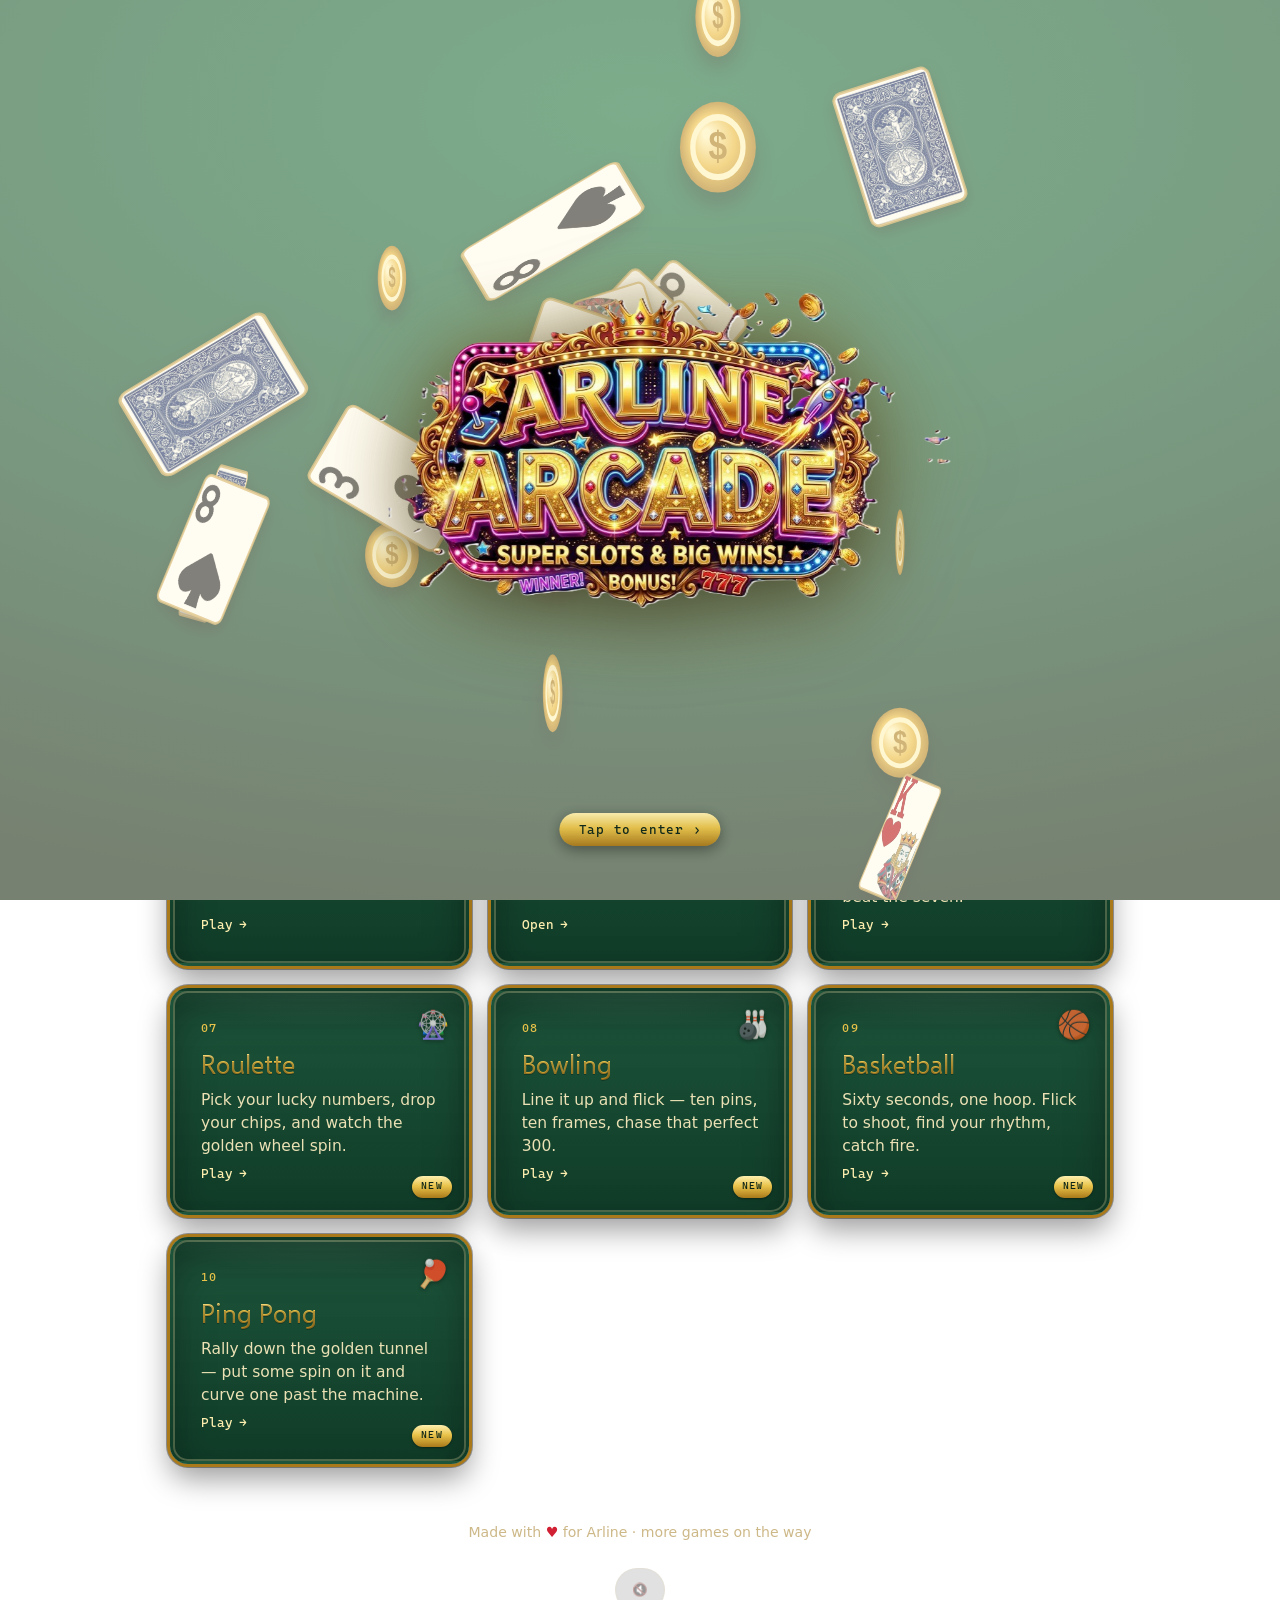
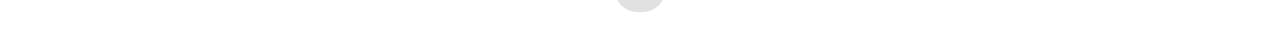
<file: index.html>
<!DOCTYPE html>
<html lang="en">
<head>
<meta charset="utf-8">
<meta name="viewport" content="width=device-width, initial-scale=1">
<title>Arline Arcade — ad-free games</title>
<meta name="description" content="A cozy, ad-free arcade. Solitaire, Uno, Minesweeper and more — no sign-ups, no ads, just games.">
<meta name="theme-color" content="#0b6b40">
<link rel="icon" href="assets/favicon.svg" type="image/svg+xml">
<link rel="manifest" href="manifest.webmanifest">
<link rel="stylesheet" href="styles/app.css">
</head>
<body>

<div id="intro" aria-hidden="true">
  <canvas id="introgl"></canvas>
  <img id="introLogo" src="assets/arlinearcade-logo.png" alt="Arline Arcade" decoding="async">
  <button id="introSkip" type="button">Tap to enter &rsaquo;</button>
</div>

<main class="wrap">

  <header class="site-header">
    <img class="logo-img" src="assets/arlinearcade-logo.png" alt="Arline Arcade" width="1024" height="559">
    <p class="tagline">Ad-free &middot; No sign-ups &middot; Just games</p>
  </header>

  <section class="grid" aria-label="Games">

    <a class="tile" href="games/solitaire/" style="--i:0">
      <span class="suit">&#9824;</span>
      <span class="idx">01</span>
      <h2>Solitaire</h2>
      <p>The classic Klondike &mdash; now with three magic rewinds and one lucky shuffle per game.</p>
      <span class="go">Play</span>
    </a>

    <a class="tile" href="games/freecell/" style="--i:1">
      <span class="suit">&#127183;</span>
      <span class="idx">02</span>
      <h2>FreeCell</h2>
      <p>Every card face-up, four free cells, pure planning. Think your way out.</p>
      <span class="go">Play</span>
      <span class="badge">New</span>
    </a>

    <a class="tile" href="games/uno/" style="--i:2">
      <span class="suit">&#9829;</span>
      <span class="idx">03</span>
      <h2>Uno</h2>
      <p>Match colors and numbers, drop your wild cards, be first to empty your hand.</p>
      <span class="go">Play</span>
    </a>

    <a class="tile" href="games/minesweeper/" style="--i:3">
      <span class="suit">&#9830;</span>
      <span class="idx">04</span>
      <h2>Minesweeper</h2>
      <p>Read the numbers, flag the mines, clear every safe square without a boom.</p>
      <span class="go">Play</span>
    </a>

    <a class="tile" href="games/painter/" style="--i:4">
      <span class="suit">&#9827;</span>
      <span class="idx">05</span>
      <h2>Painter</h2>
      <p>A calm little canvas. Doodle, paint, and make something just for fun.</p>
      <span class="go">Open</span>
    </a>

    <a class="tile" href="games/craps/" style="--i:5">
      <span class="suit">&#127922;</span>
      <span class="idx">06</span>
      <h2>Craps</h2>
      <p>Roll the bones &mdash; big 3D Vegas dice that bounce on the green felt. Hit your point, beat the seven.</p>
      <span class="go">Play</span>
    </a>

    <a class="tile" href="games/roulette/" style="--i:6">
      <span class="suit">&#127905;</span>
      <span class="idx">07</span>
      <h2>Roulette</h2>
      <p>Pick your lucky numbers, drop your chips, and watch the golden wheel spin.</p>
      <span class="go">Play</span>
      <span class="badge">New</span>
    </a>

    <a class="tile" href="games/bowling/" style="--i:7">
      <span class="suit">&#127923;</span>
      <span class="idx">08</span>
      <h2>Bowling</h2>
      <p>Line it up and flick &mdash; ten pins, ten frames, chase that perfect 300.</p>
      <span class="go">Play</span>
      <span class="badge">New</span>
    </a>

    <a class="tile" href="games/basketball/" style="--i:8">
      <span class="suit">&#127936;</span>
      <span class="idx">09</span>
      <h2>Basketball</h2>
      <p>Sixty seconds, one hoop. Flick to shoot, find your rhythm, catch fire.</p>
      <span class="go">Play</span>
      <span class="badge">New</span>
    </a>

    <a class="tile" href="games/pingpong/" style="--i:9">
      <span class="suit">&#127955;</span>
      <span class="idx">10</span>
      <h2>Ping Pong</h2>
      <p>Rally down the golden tunnel &mdash; put some spin on it and curve one past the machine.</p>
      <span class="go">Play</span>
      <span class="badge">New</span>
    </a>

  </section>

  <footer class="site-footer">
    <p>Made with <span class="heart">&#9829;</span> for Arline &middot; more games on the way</p>
    <button id="musicToggle" class="replay-link" type="button" aria-label="Toggle music">&#9834;</button>
  </footer>

</main>

<script type="module" src="assets/js/intro.js"></script>
<script type="module" src="assets/js/music.js"></script>
<script type="module" src="assets/js/sw-register.js"></script>
</body>
</html>
</file>
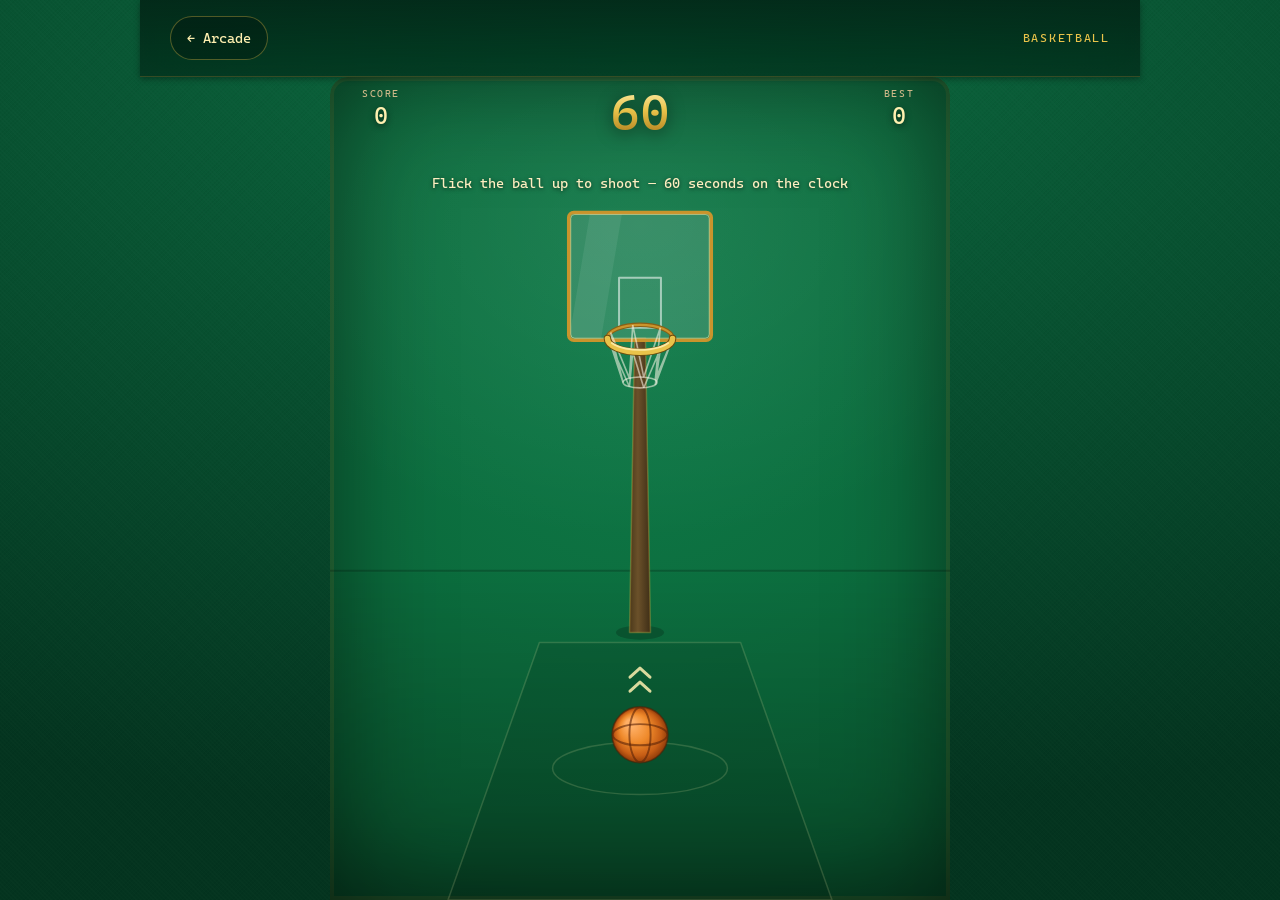
<file: games/basketball/index.html>
<!DOCTYPE html>
<html lang="en">
<head>
<meta charset="utf-8">
<meta name="viewport" content="width=device-width, initial-scale=1, viewport-fit=cover">
<meta name="color-scheme" content="light">
<title>Basketball — Arline Arcade</title>
<meta name="description" content="Arcade hoops on the felt — flick the ball, beat the buzzer, catch fire. Ad-free.">
<meta name="theme-color" content="#0b6b40">
<link rel="icon" href="../../assets/favicon.svg" type="image/svg+xml">
<link rel="stylesheet" href="../../styles/app.css">
<link rel="stylesheet" href="basketball.css">
</head>
<body>
<nav class="topbar">
  <a class="back" href="../../">&#8592; Arcade</a>
  <span class="crumb">Basketball</span>
</nav>

<main id="courtWrap" class="court-wrap">
  <canvas id="court" tabindex="0"
          aria-label="Basketball court. Flick up from the ball to shoot. Space bar also shoots."></canvas>

  <div class="hud">
    <div class="stat"><span class="lbl">Score</span><span id="score" class="val">0</span></div>
    <div id="timer" class="timer" aria-label="Seconds left">60</div>
    <div class="stat"><span class="lbl">Best</span><span id="best" class="val">0</span></div>
  </div>
  <p id="status" class="status" role="status" aria-live="polite">Flick the ball up to shoot &mdash; 60 seconds on the clock</p>

  <div id="endPanel" class="end-panel" role="dialog" aria-modal="true" aria-labelledby="endTitle" hidden>
    <div class="end-card">
      <h2 id="endTitle">Buzzer!</h2>
      <p class="final"><span id="finalScore">0</span><span class="pts-word">points</span></p>
      <p id="bestLine" class="best-line">Best: 0</p>
      <button id="again" class="pill" type="button">Play again</button>
    </div>
  </div>
</main>


<script type="module" src="../../assets/js/music.js"></script>
<script type="module" src="basketball.js"></script>
<script type="module" src="../../assets/js/sw-register.js"></script>
</body>
</html>
</file>
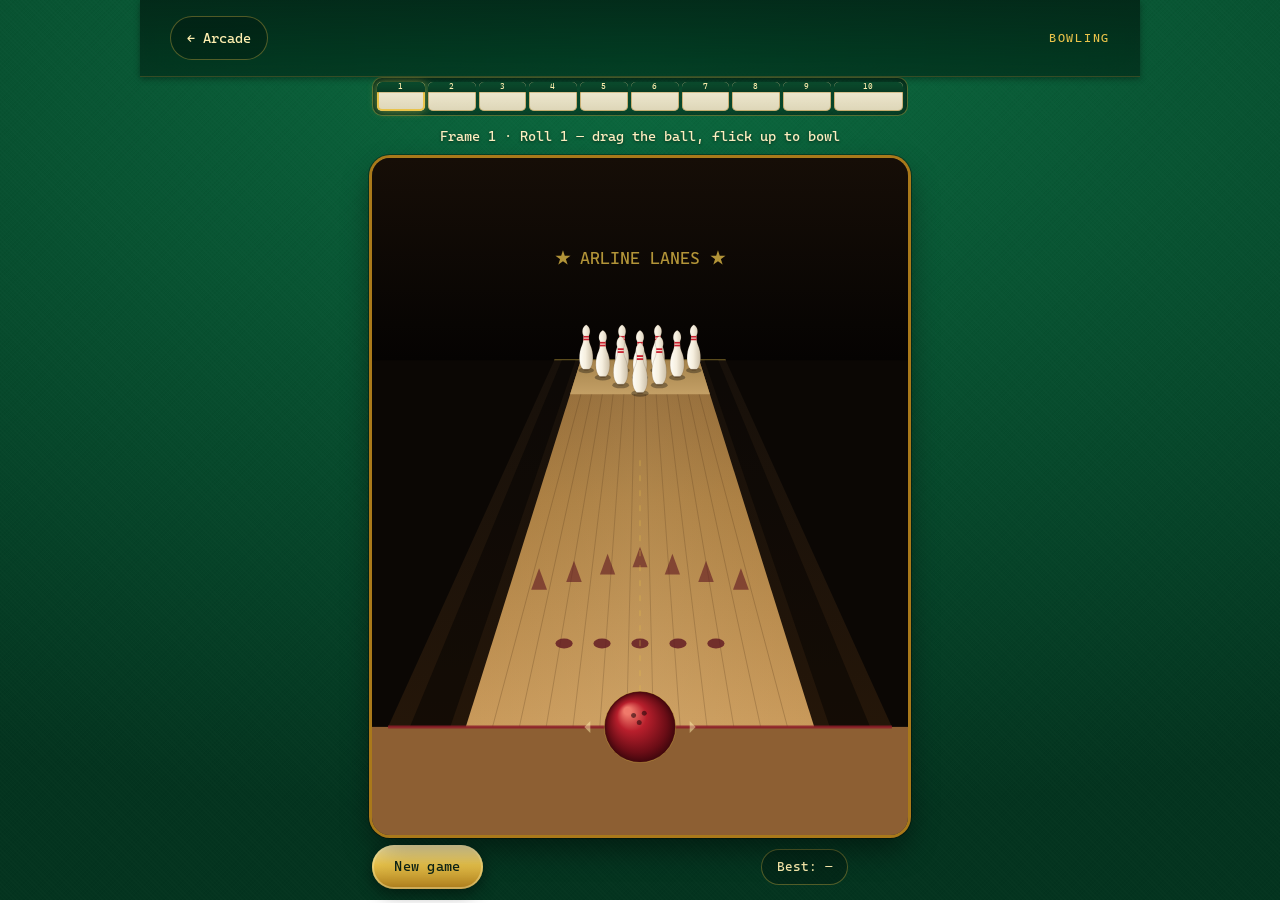
<file: games/bowling/index.html>
<!DOCTYPE html>
<html lang="en">
<head>
<meta charset="utf-8">
<meta name="viewport" content="width=device-width, initial-scale=1, viewport-fit=cover">
<title>Bowling — Arline Arcade</title>
<meta name="description" content="Ten-pin bowling on warm wood — drag the ball to aim, flick up to bowl. Ad-free.">
<meta name="theme-color" content="#0b6b40">
<meta name="color-scheme" content="light">
<link rel="icon" href="../../assets/favicon.svg" type="image/svg+xml">
<link rel="stylesheet" href="../../styles/app.css">
<link rel="stylesheet" href="bowling.css">
<!-- Flick-to-bowl feel inspired by iliagrigorevdev/bowling (GPL-3.0) —
     gameplay reference only, all code original. -->
</head>
<body>
<nav class="topbar">
  <a class="back" href="../../">&#8592; Arcade</a>
  <span class="crumb">Bowling</span>
</nav>

<main class="alley">
  <section id="scoreStrip" class="score-strip" aria-label="Scorecard"></section>

  <p id="status" class="status" aria-live="polite">Frame 1 &middot; Roll 1 &mdash; drag the ball, flick up to bowl</p>

  <div class="lane-wrap">
    <canvas id="lane" tabindex="0"
      aria-label="Bowling lane. Drag the ball sideways to aim, then flick upward to bowl. Arrow keys aim, space bowls."></canvas>

    <div id="finalPanel" class="final-panel" hidden>
      <div class="final-card">
        <p class="final-title">Game over</p>
        <p id="finalScore" class="final-score">0</p>
        <p id="finalNote" class="final-note"></p>
        <button id="againBtn" class="gold-pill" type="button">Play again</button>
      </div>
    </div>
  </div>

  <div class="controls">
    <button id="newGame" class="gold-pill small" type="button">New game</button>
    <span id="best" class="best">Best: &mdash;</span>
  </div>
</main>


<script type="module" src="../../assets/js/music.js"></script>
<script type="module" src="bowling.js"></script>
<script type="module" src="../../assets/js/sw-register.js"></script>
</body>
</html>
</file>
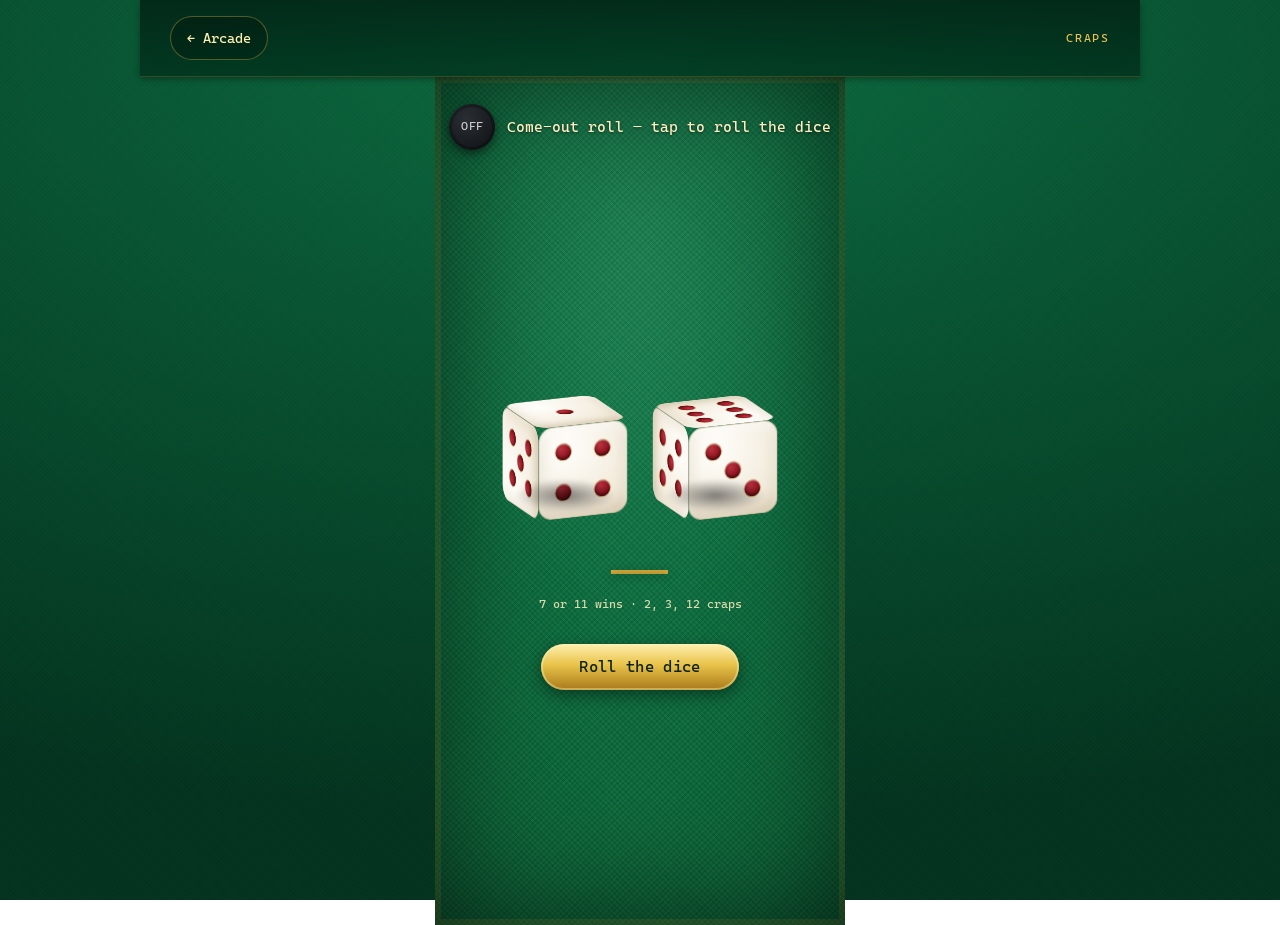
<file: games/craps/index.html>
<!DOCTYPE html>
<html lang="en">
<head>
<meta charset="utf-8">
<meta name="viewport" content="width=device-width, initial-scale=1, viewport-fit=cover">
<title>Craps — Arline Arcade</title>
<meta name="description" content="Roll the bones — big 3D Vegas dice on the green felt. Ad-free.">
<meta name="theme-color" content="#0b6b40">
<link rel="icon" href="../../assets/favicon.svg" type="image/svg+xml">
<link rel="stylesheet" href="../../styles/app.css">
<link rel="stylesheet" href="craps.css">
</head>
<body>
<nav class="topbar">
  <a class="back" href="../../">&#8592; Arcade</a>
  <span class="crumb">Craps</span>
</nav>

<main id="table" class="felt">
  <div class="puck-row">
    <span id="puck" class="puck off">OFF</span>
    <span id="status" class="status">Come-out roll &mdash; tap to roll the dice</span>
  </div>

  <div id="pit" class="pit">
    <div class="die-col">
      <div class="lift" id="lift0"><div class="die" id="die0"></div></div>
      <div class="shadow" id="sh0"></div>
    </div>
    <div class="die-col">
      <div class="lift" id="lift1"><div class="die" id="die1"></div></div>
      <div class="shadow" id="sh1"></div>
    </div>
  </div>

  <div class="readout">
    <span id="total" class="total">&mdash;</span>
    <span id="hint" class="hint">7 or 11 wins &middot; 2, 3, 12 craps</span>
  </div>

  <button id="rollBtn" class="roll-btn" type="button">Roll the dice</button>
</main>

<script type="module" src="../../assets/js/music.js"></script>
<script type="module" src="craps.js"></script>
<script type="module" src="../../assets/js/sw-register.js"></script>
</body>
</html>
</file>
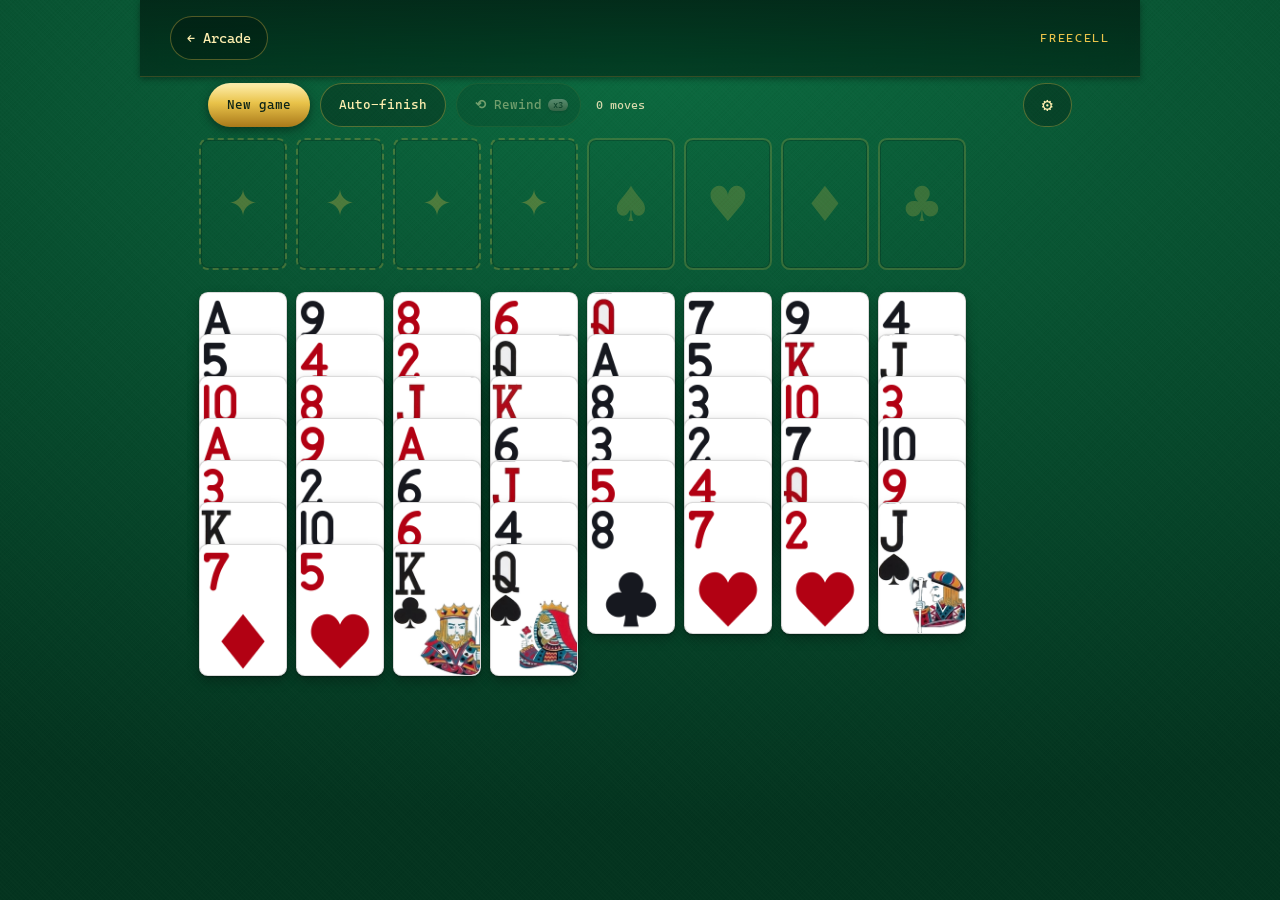
<file: games/freecell/index.html>
<!DOCTYPE html>
<html lang="en">
<head>
<meta charset="utf-8">
<meta name="viewport" content="width=device-width, initial-scale=1, viewport-fit=cover">
<meta name="color-scheme" content="light">
<title>FreeCell &mdash; Arline Arcade</title>
<meta name="description" content="FreeCell — every card face-up, four free cells, and a triple Rewind. Smooth and ad-free.">
<meta name="theme-color" content="#0b6b40">
<link rel="icon" href="../../assets/favicon.svg" type="image/svg+xml">
<link rel="stylesheet" href="../../styles/app.css">
<link rel="stylesheet" href="freecell.css">
<link rel="stylesheet" href="../../assets/css/deck-prefs.css">
</head>
<body>
<div id="fcLoad" class="sol-load" role="status" aria-label="Loading">
  <img class="sol-load-logo" src="../../assets/arlinearcade-logo.png" alt="Arline Arcade" decoding="async">
  <div class="sol-load-spinner" aria-hidden="true"></div>
  <p class="sol-load-text">Shuffling the deck&hellip;</p>
</div>
<nav class="topbar">
  <a class="back" href="../../">&#8592; Arcade</a>
  <span class="crumb">FreeCell</span>
</nav>

<div class="sol-bar">
  <button id="newGame" class="btn">New game</button>
  <button id="autoBtn" class="btn ghost">Auto-finish</button>
  <button id="rewindBtn" class="btn ghost rewind" type="button" aria-label="Rewind last move, 3 left" disabled>&#10226; Rewind <span id="rewindChip" class="chip">x3</span></button>
  <span class="moves" id="moves" aria-live="polite">0 moves</span>
  <button class="btn ghost settings-gear" data-settings type="button" aria-label="Settings">&#9881;</button>
</div>

<div id="board" class="board"></div>

<div id="rewindWash" class="rewind-wash" aria-hidden="true"></div>

<div id="win" class="win">
  <div class="panel">
    <div class="big">&#127942;</div>
    <h1>You win!</h1>
    <p>Cleared in <span id="winMoves">0</span> moves</p>
    <button id="winNew" class="btn">New game</button>
  </div>
</div>


<script>setTimeout(function(){var l=document.getElementById('fcLoad');if(l)l.classList.add('gone');},7000);</script>
<script src="../../assets/js/deck-prefs.js"></script>
<script type="module" src="../../assets/js/music.js"></script>
<script type="module" src="freecell.js"></script>
<script type="module" src="../../assets/js/sw-register.js"></script>
</body>
</html>
</file>
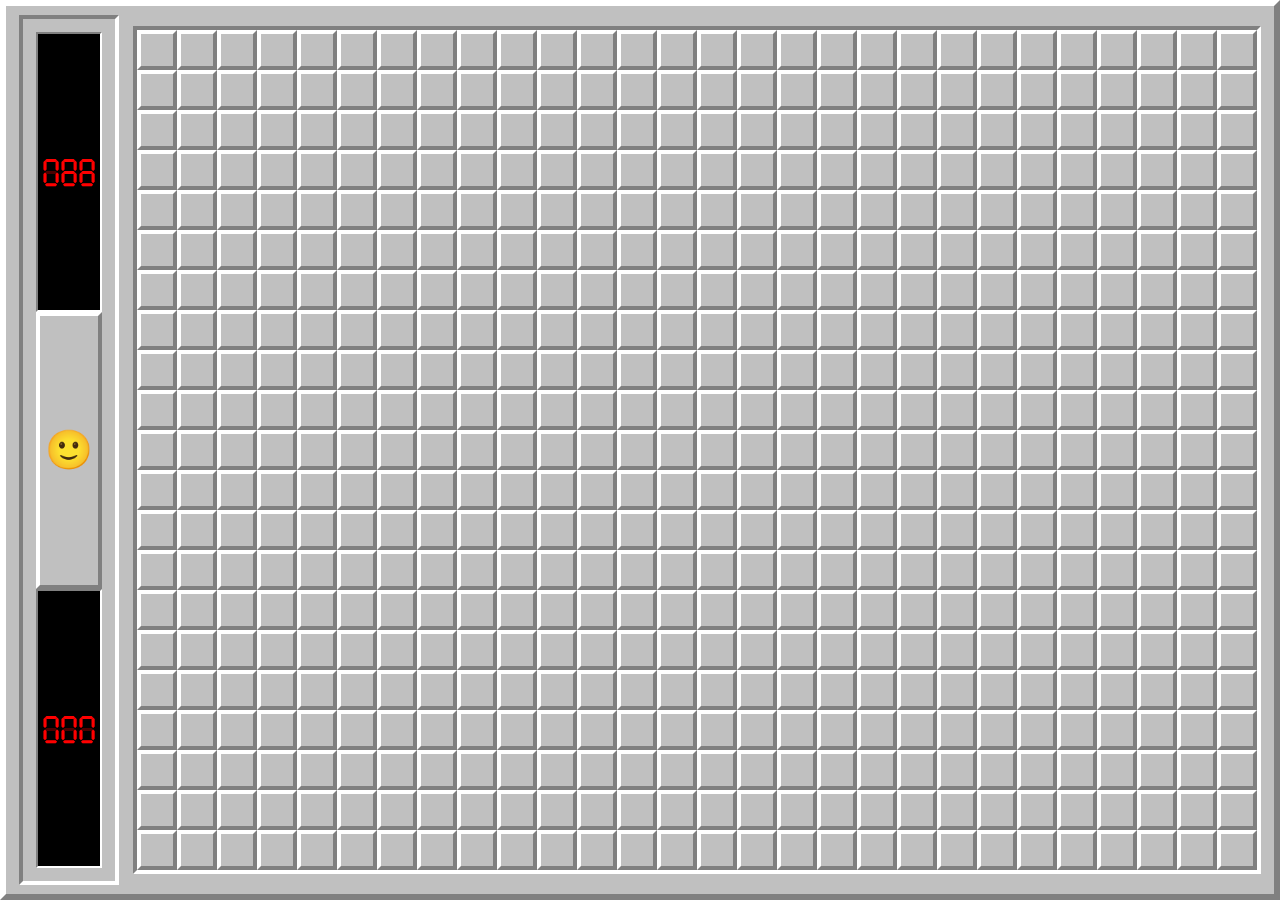
<file: games/minesweeper/index.html>
<!DOCTYPE html>
<html lang="en">
<head>
    <meta charset="UTF-8">
    <meta name="viewport" content="width=device-width, initial-scale=1.0">
    <title>Minesweeper</title>
    <style>
        body {
            margin: 0;
            padding: 0;
            background-color: #c0c0c0;
            display: flex;
            flex-direction: column;
            height: 100vh;
            width: 100vw;
            overflow: hidden;
            user-select: none;
            -webkit-user-select: none;
            box-sizing: border-box;
            border-top: 6px solid #ffffff;
            border-left: 6px solid #ffffff;
            border-bottom: 6px solid #808080;
            border-right: 6px solid #808080;
        }

        .win95-window {
            flex: 1;
            display: flex;
            flex-direction: column;
            width: 100%;
            height: 100%;
            padding: 1vh 1vw;
            box-sizing: border-box;
        }

        .game-area {
            flex: 1;
            display: flex;
            flex-direction: column;
            box-sizing: border-box;
        }

        .inner-border {
            border-top: 4px solid #808080;
            border-left: 4px solid #808080;
            border-bottom: 4px solid #ffffff;
            border-right: 4px solid #ffffff;
        }

        .status-panel {
            display: flex;
            justify-content: space-between;
            align-items: center;
            padding: 1vh 1vw;
            margin-bottom: 1vh;
            height: 10vh;
            min-height: 50px;
            box-sizing: border-box;
        }

        @media (orientation: landscape) {
            .game-area {
                flex-direction: row;
            }
            .status-panel {
                flex-direction: column;
                height: 100%;
                width: 12vw;
                min-width: 60px;
                max-width: 100px;
                margin-bottom: 0;
                margin-right: 1vw;
                padding: 1vw;
            }
            .lcd-container {
                height: 5vh;
                min-height: 30px;
                width: 100%;
                justify-content: center;
            }
            #face-btn {
                width: 100%;
                height: auto;
                aspect-ratio: 1;
            }
        }

        .lcd-container {
            background-color: #000000;
            border-top: 2px solid #808080;
            border-left: 2px solid #808080;
            border-bottom: 2px solid #ffffff;
            border-right: 2px solid #ffffff;
            height: 100%;
            padding: 4px;
            display: flex;
            box-sizing: border-box;
        }

        .lcd-container svg {
            height: 100%;
            width: auto;
        }

        #face-btn {
            height: 100%;
            aspect-ratio: 1;
            border-top: 4px solid #ffffff;
            border-left: 4px solid #ffffff;
            border-bottom: 4px solid #808080;
            border-right: 4px solid #808080;
            background-color: #c0c0c0;
            display: flex;
            justify-content: center;
            align-items: center;
            padding: 0;
            font-size: max(3vh, 3vw);
            outline: none;
            cursor: pointer;
            box-sizing: border-box;
        }

        #face-btn:active {
            border-top: 4px solid #808080;
            border-left: 4px solid #808080;
            border-bottom: 4px solid #ffffff;
            border-right: 4px solid #ffffff;
            padding-top: 2px;
            padding-left: 2px;
        }

        .grid-panel {
            flex: 1;
            display: flex;
            justify-content: center;
            align-items: center;
            box-sizing: border-box;
            background-color: #c0c0c0;
            padding: 0;
            min-height: 0; /* Important for flex child to not overflow */
            min-width: 0;
            overflow: hidden;
            container-type: size;
        }

        #grid {
            display: grid;
            grid-template-columns: repeat(var(--cols, 9), 40px);
            grid-template-rows: repeat(var(--rows, 9), 40px);
            justify-content: center;
            align-content: center;
        }

        .cell {
            width: 40px;
            height: 40px;
            box-sizing: border-box;
            background-color: #c0c0c0;
            border-top: 4px solid #ffffff;
            border-left: 4px solid #ffffff;
            border-bottom: 4px solid #808080;
            border-right: 4px solid #808080;
            display: flex;
            justify-content: center;
            align-items: center;
            font-family: 'Verdana', 'Trebuchet MS', sans-serif;
            font-size: 24px;
            font-weight: 900;
            cursor: default;
        }

        .cell.revealed {
            border: 1px solid #808080;
            border-right: 1px solid #c0c0c0;
            border-bottom: 1px solid #c0c0c0;
            background-color: #c0c0c0;
        }
        
        .cell svg {
            width: 70%;
            height: 70%;
            pointer-events: none;
        }

        /* Cell text colors to match exactly the classic game values */
        .c1 { color: #0000ff; }
        .c2 { color: #008000; }
        .c3 { color: #ff0000; }
        .c4 { color: #000080; }
        .c5 { color: #7b0000; }
        .c6 { color: #008080; }
        .c7 { color: #000000; }
        .c8 { color: #808080; }

        .mine-hit {
            background-color: #ff0000 !important;
        }
    </style>
</head>
<body>

    <div class="win95-window">
        <div class="game-area">
            <div class="status-panel inner-border">
                <div class="lcd-container" id="mines-lcd"></div>
                <button id="face-btn"></button>
                <div class="lcd-container" id="time-lcd"></div>
            </div>

            <div class="grid-panel">
                <div id="grid" class="inner-border"></div>
            </div>
        </div>
    </div>

<script>
    const config = { rows: 9, cols: 9, mines: 10 };
    
    // Exact SVGs matching Windows 95 aesthetics
    const faces = {
        normal: `🙂`,
        ooh: `😮`,
        dead: `😵`,
        win: `😎`
    };

    const icons = {
        mine: `<svg width="14" height="14" viewBox="0 0 16 16"><path d="M8 3v10M3 8h10M4.5 4.5l7 7M4.5 11.5l7-7" stroke="#000" stroke-width="1.5"/><circle cx="8" cy="8" r="3.5" fill="#000"/><rect x="6" y="6" width="2" height="2" fill="#fff"/></svg>`,
        flag: `<svg width="14" height="14" viewBox="0 0 16 16"><path d="M5 13h6v1H5zM6 12h4v1H6zM7 2v10H6V2z" fill="#000"/><path d="M7 2v6l5-3z" fill="#ff0000"/></svg>`,
        wrong: `<svg width="14" height="14" viewBox="0 0 16 16"><path d="M8 3v10M3 8h10M4.5 4.5l7 7M4.5 11.5l7-7" stroke="#000" stroke-width="1.5"/><circle cx="8" cy="8" r="3.5" fill="#000"/><rect x="6" y="6" width="2" height="2" fill="#fff"/><path d="M2 2l12 12M2 14L14 2" stroke="#ff0000" stroke-width="2"/></svg>`
    };

    // Vector implementation of classic red 7-segment displays
    const segs = {
        a: "2,1 8,1 9,2 8,3 2,3 1,2", b: "9,2 10,3 10,8 9,9 8,8 8,3",
        c: "9,10 10,11 10,16 9,17 8,16 8,11", d: "2,17 8,17 9,18 8,19 2,19 1,18",
        e: "1,10 2,11 2,16 1,17 0,16 0,11", f: "1,2 2,3 2,8 1,9 0,8 0,3",
        g: "2,9 8,9 9,10 8,11 2,11 1,10"
    };
    const numMap = [
        ['a','b','c','d','e','f'],['b','c'],['a','b','g','e','d'],['a','b','g','c','d'],
        ['f','g','b','c'],['a','f','g','c','d'],['a','f','e','d','c','g'],['a','b','c'],
        ['a','b','c','d','e','f','g'],['a','b','c','d','f','g']
    ];

    function drawLcd(str) {
        return str.split('').map(char => {
            let out = '<svg viewBox="-1 -2 12 23" width="12" height="21" style="display:inline-block;">';
            for (let s in segs) out += `<polygon points="${segs[s]}" fill="#4a0000"/>`;
            if (char === '-') {
                out += `<polygon points="${segs.g}" fill="#ff0000"/>`;
            } else if (char !== ' ') {
                let n = parseInt(char);
                if (!isNaN(n)) {
                    numMap[n].forEach(s => out += `<polygon points="${segs[s]}" fill="#ff0000"/>`);
                }
            }
            out += '</svg>';
            return out;
        }).join('');
    }

    // Synthesized beep-boops — Web Audio oscillators only, no audio assets (nothing to license).
    // Square waves on purpose: that's the Win95 timbre. Context is lazy + gesture-created (WebView rule).
    const Sfx = (() => {
        let ctx = null;
        function ac() {
            if (!ctx) { try { ctx = new (window.AudioContext || window.webkitAudioContext)(); } catch { return null; } }
            if (ctx && ctx.state === 'suspended') ctx.resume();
            return ctx;
        }
        function tone(freq, dur = 0.05, type = 'square', vol = 0.06, when = 0, slideTo = 0) {
            const a = ac(); if (!a) return;
            const t0 = a.currentTime + when;
            const osc = a.createOscillator(), g = a.createGain();
            osc.type = type;
            osc.frequency.setValueAtTime(freq, t0);
            if (slideTo) osc.frequency.exponentialRampToValueAtTime(slideTo, t0 + dur);
            g.gain.setValueAtTime(vol, t0);
            g.gain.exponentialRampToValueAtTime(0.0005, t0 + dur);
            osc.connect(g); g.connect(a.destination);
            osc.start(t0); osc.stop(t0 + dur + 0.02);
        }
        return {
            beep:   () => tone(660, 0.045),                                   // reveal
            boop:   () => tone(330, 0.06),                                    // flag planted
            unboop: () => tone(220, 0.05, 'square', 0.05),                    // flag pulled
            reset:  () => { tone(440, 0.05); tone(660, 0.05, 'square', 0.06, 0.06); },
            win:    () => [523, 659, 784, 1047].forEach((f, n) => tone(f, 0.09, 'square', 0.07, n * 0.09)),
            lose:   () => tone(280, 0.45, 'sawtooth', 0.08, 0, 60),           // descending buzz
        };
    })();

    // Engine State
    let cells = [];
    let state = {
        gameOver: false,
        firstClick: true,
        flags: 0,
        time: 0,
        timerId: null,
        activeClickIdx: null
    };

    let elFace = document.getElementById('face-btn');
    let elGrid = document.getElementById('grid');
    let elMinesLcd = document.getElementById('mines-lcd');
    let elTimeLcd = document.getElementById('time-lcd');

    function init() {
        cells = [];
        state.gameOver = false;
        state.firstClick = true;
        state.flags = 0;
        state.time = 0;
        if(state.timerId) clearInterval(state.timerId);
        state.timerId = null;
        
        elGrid.innerHTML = '';
        elFace.innerHTML = faces.normal;
        elGrid.style.setProperty('--cols', config.cols);
        elGrid.style.setProperty('--rows', config.rows);
        elGrid.style.setProperty('--ratio', `${config.cols} / ${config.rows}`);
        updateLCD();

        for (let i = 0; i < config.rows * config.cols; i++) {
            cells.push({ index: i, mine: false, revealed: false, flagged: false, nbs: 0 });
            let cell = document.createElement('div');
            cell.className = 'cell';
            cell.id = 'cell-' + i;
            cell.dataset.i = i;
            elGrid.appendChild(cell);
        }
    }

    function placeMines(safeIdx) {
        let placed = 0;
        while(placed < config.mines) {
            let i = Math.floor(Math.random() * cells.length);
            if (!cells[i].mine && i !== safeIdx) {
                cells[i].mine = true;
                placed++;
            }
        }
        for(let i=0; i<cells.length; i++) {
            cells[i].nbs = getNeighbors(i).filter(nb => cells[nb].mine).length;
        }
    }

    function getNeighbors(i) {
        let nbs = [];
        let r = Math.floor(i / config.cols);
        let c = i % config.cols;
        for(let dr=-1; dr<=1; dr++){
            for(let dc=-1; dc<=1; dc++){
                if(dr===0 && dc===0) continue;
                let nr = r+dr, nc = c+dc;
                if(nr>=0 && nr<config.rows && nc>=0 && nc<config.cols) {
                    nbs.push(nr * config.cols + nc);
                }
            }
        }
        return nbs;
    }

    function updateLCD() {
        let remain = config.mines - state.flags;
        let pSign = remain < 0 ? '-' : '0';
        let sRemain = Math.abs(remain).toString().padStart(remain < 0 ? 2 : 3, pSign);
        elMinesLcd.innerHTML = drawLcd(sRemain);

        let sTime = Math.min(999, state.time).toString().padStart(3, '0');
        elTimeLcd.innerHTML = drawLcd(sTime);
    }

    function startTimer() {
        state.timerId = setInterval(() => {
            state.time++;
            updateLCD();
        }, 1000);
    }

    function reveal(i) {
        let c = cells[i];
        if(c.revealed || c.flagged) return;
        c.revealed = true;
        renderCell(i);

        if(c.mine) {
            triggerGameOver(false, i);
            return;
        }
        
        if(c.nbs === 0) {
            getNeighbors(i).forEach(nb => {
                if(!cells[nb].revealed && !cells[nb].flagged) reveal(nb);
            });
        }
        
        checkWin();
    }

    function checkWin() {
        let unrevealed = cells.filter(c => !c.revealed).length;
        if(unrevealed === config.mines) {
            triggerGameOver(true);
        }
    }

    function triggerGameOver(win, triggerIdx) {
        state.gameOver = true;
        clearInterval(state.timerId);
        
        if(win) {
            Sfx.win();
            elFace.innerHTML = faces.win;
            state.flags = config.mines;
            updateLCD();
            cells.forEach((c, i) => {
                if(!c.revealed && c.mine && !c.flagged) {
                    c.flagged = true;
                    renderCell(i);
                }
            });
        } else {
            Sfx.lose();
            elFace.innerHTML = faces.dead;
            document.getElementById('cell-' + triggerIdx).classList.add('mine-hit');
            cells.forEach((c, i) => {
                if(c.mine && !c.flagged && i !== triggerIdx) {
                    c.revealed = true;
                    renderCell(i);
                }
                if(!c.mine && c.flagged) {
                    let el = document.getElementById('cell-' + i);
                    el.className = 'cell revealed';
                    el.innerHTML = icons.wrong;
                }
            });
        }
    }

    function chord(i) {
        let c = cells[i];
        if(!c.revealed || c.nbs === 0) return;
        let flagCount = getNeighbors(i).filter(nb => cells[nb].flagged).length;
        if(flagCount === c.nbs) {
            getNeighbors(i).forEach(nb => {
                if(!cells[nb].revealed && !cells[nb].flagged) {
                    reveal(nb);
                }
            });
        }
    }

    function renderCell(i) {
        let c = cells[i];
        let el = document.getElementById('cell-' + i);
        if(c.revealed) {
            el.className = 'cell revealed';
            if(c.mine) el.innerHTML = icons.mine;
            else if(c.nbs > 0) {
                el.innerHTML = c.nbs;
                el.classList.add('c' + c.nbs);
            } else el.innerHTML = '';
        } else {
            el.className = 'cell';
            if(c.flagged) el.innerHTML = icons.flag;
            else el.innerHTML = '';
        }
    }

    function getCellIdx(e) {
        let tg = e.target.closest('.cell');
        return tg ? parseInt(tg.dataset.i) : null;
    }

    elGrid.addEventListener('mousedown', e => {
        if(state.gameOver) return;
        let i = getCellIdx(e);
        if(i === null) return;
        
        if(e.button === 2) {
            if(!cells[i].revealed) {
                cells[i].flagged = !cells[i].flagged;
                state.flags += cells[i].flagged ? 1 : -1;
                cells[i].flagged ? Sfx.boop() : Sfx.unboop();
                renderCell(i);
                updateLCD();
            }
        } else if(e.button === 0) {
            elFace.innerHTML = faces.ooh;
            if(!cells[i].revealed && !cells[i].flagged) {
                state.activeClickIdx = i;
                document.getElementById('cell-' + i).classList.add('revealed');
            } else if(cells[i].revealed) {
                // Chord action mapped to basic left-click on revealed number for web playability
                chord(i);
                if(!state.gameOver) Sfx.beep();
            }
        }
    });

    window.addEventListener('mouseover', e => {
        if(state.gameOver) return;
        if(e.buttons === 1) {
            let i = getCellIdx(e);
            if(i !== null && !cells[i].revealed && !cells[i].flagged) {
                state.activeClickIdx = i;
                document.getElementById('cell-' + i).classList.add('revealed');
            }
        }
    });

    window.addEventListener('mouseout', e => {
        if(state.gameOver || state.activeClickIdx === null) return;
        let i = getCellIdx(e);
        if(i === state.activeClickIdx) {
            document.getElementById('cell-' + i).classList.remove('revealed');
            state.activeClickIdx = null;
        }
    });

    window.addEventListener('mouseup', e => {
        if(state.gameOver) return;
        if(e.button === 0) {
            elFace.innerHTML = faces.normal;
            if(state.activeClickIdx !== null) {
                let i = state.activeClickIdx;
                document.getElementById('cell-' + i).classList.remove('revealed');
                state.activeClickIdx = null;
                
                if(state.firstClick) {
                    state.firstClick = false;
                    placeMines(i);
                    startTimer();
                }
                reveal(i);
                if(!state.gameOver) Sfx.beep();
            }
        }
    });

    elGrid.addEventListener('contextmenu', e => e.preventDefault());
    window.addEventListener('contextmenu', e => e.preventDefault());
    
    // Bind reset to smile face
    elFace.addEventListener('click', init);
    elFace.addEventListener('click', Sfx.reset);

    const CELL_SIZE = 40;

    function resizeGrid() {
        const panelInner = document.querySelector('.grid-panel');
        const style = window.getComputedStyle(panelInner);
        const paddingX = parseFloat(style.paddingLeft) + parseFloat(style.paddingRight);
        const paddingY = parseFloat(style.paddingTop) + parseFloat(style.paddingBottom);
        
        let availableW = panelInner.clientWidth - paddingX;
        let availableH = panelInner.clientHeight - paddingY;
        
        if (availableW <= 0) availableW = window.innerWidth * 0.9;
        if (availableH <= 0) availableH = window.innerHeight * 0.7;
        
        let newCols = Math.floor((availableW - 8) / CELL_SIZE);
        let newRows = Math.floor((availableH - 8) / CELL_SIZE);
        
        newCols = Math.max(5, newCols);
        newRows = Math.max(5, newRows);
        
        if (newCols !== config.cols || newRows !== config.rows || state.gameOver === undefined) {
            config.cols = newCols;
            config.rows = newRows;
            config.mines = Math.max(1, Math.floor(newCols * newRows * 0.15));
            init();
        }
    }

    let resizeTimer = null;
    window.addEventListener('resize', () => {
        clearTimeout(resizeTimer);
        resizeTimer = setTimeout(resizeGrid, 200);
    });

    // Initial load
    resizeGrid();
    
    // Expose reset globally for the UI Menu
    window.resetGame = resizeGrid;
</script>
</body>
</html>
</file>
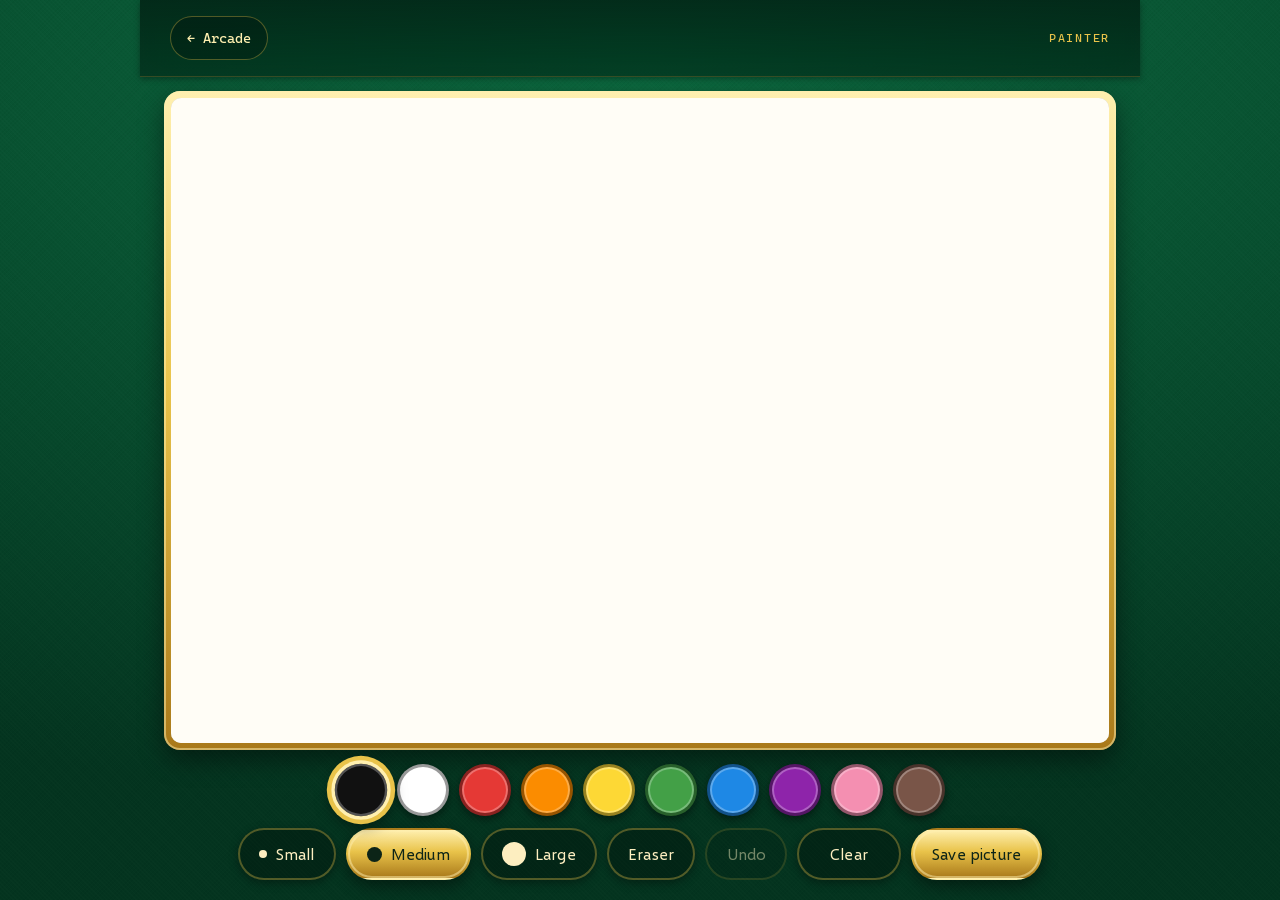
<file: games/painter/index.html>
<!DOCTYPE html>
<html lang="en">
<head>
<meta charset="utf-8">
<meta name="viewport" content="width=device-width, initial-scale=1, viewport-fit=cover">
<meta name="color-scheme" content="light">
<title>Painter — Arline Arcade</title>
<meta name="description" content="Paint with your finger — big brushes, ten bright colors, one-tap save. Ad-free.">
<meta name="theme-color" content="#0b6b40">
<link rel="icon" href="../../assets/favicon.svg" type="image/svg+xml">
<link rel="stylesheet" href="../../styles/app.css">
<link rel="stylesheet" href="painter.css">
</head>
<body>
<nav class="topbar">
  <a class="back" href="../../">&#8592; Arcade</a>
  <span class="crumb">Painter</span>
</nav>

<main class="studio">
  <div class="paper-frame">
    <canvas id="paper" aria-label="Drawing paper. Paint with your finger."></canvas>
  </div>

  <section class="controls" aria-label="Painting controls">
    <div class="swatches" role="group" aria-label="Paint colors">
      <button class="swatch" data-color="#111111" style="--c:#111111" aria-label="Black paint" aria-pressed="true"></button>
      <button class="swatch" data-color="#ffffff" style="--c:#ffffff" aria-label="White paint" aria-pressed="false"></button>
      <button class="swatch" data-color="#e53935" style="--c:#e53935" aria-label="Red paint" aria-pressed="false"></button>
      <button class="swatch" data-color="#fb8c00" style="--c:#fb8c00" aria-label="Orange paint" aria-pressed="false"></button>
      <button class="swatch" data-color="#fdd835" style="--c:#fdd835" aria-label="Yellow paint" aria-pressed="false"></button>
      <button class="swatch" data-color="#43a047" style="--c:#43a047" aria-label="Green paint" aria-pressed="false"></button>
      <button class="swatch" data-color="#1e88e5" style="--c:#1e88e5" aria-label="Blue paint" aria-pressed="false"></button>
      <button class="swatch" data-color="#8e24aa" style="--c:#8e24aa" aria-label="Purple paint" aria-pressed="false"></button>
      <button class="swatch" data-color="#f48fb1" style="--c:#f48fb1" aria-label="Pink paint" aria-pressed="false"></button>
      <button class="swatch" data-color="#795548" style="--c:#795548" aria-label="Brown paint" aria-pressed="false"></button>
    </div>

    <div class="tools">
      <div class="size-group" role="group" aria-label="Brush size">
        <button class="pill size" id="size-small" data-size="small" aria-pressed="false"><span class="dot dot-s"></span>Small</button>
        <button class="pill size" id="size-medium" data-size="medium" aria-pressed="true"><span class="dot dot-m"></span>Medium</button>
        <button class="pill size" id="size-large" data-size="large" aria-pressed="false"><span class="dot dot-l"></span>Large</button>
      </div>
      <button class="pill" id="eraser" aria-pressed="false">Eraser</button>
      <button class="pill" id="undo" disabled aria-label="Undo the last stroke">Undo</button>
      <button class="pill" id="clear" aria-label="Clear the whole picture">Clear</button>
      <button class="pill gold" id="save" aria-label="Save the picture to your device">Save picture</button>
    </div>
  </section>
</main>

<script type="module" src="painter.js"></script>
<script type="module" src="../../assets/js/sw-register.js"></script>
</body>
</html>
</file>
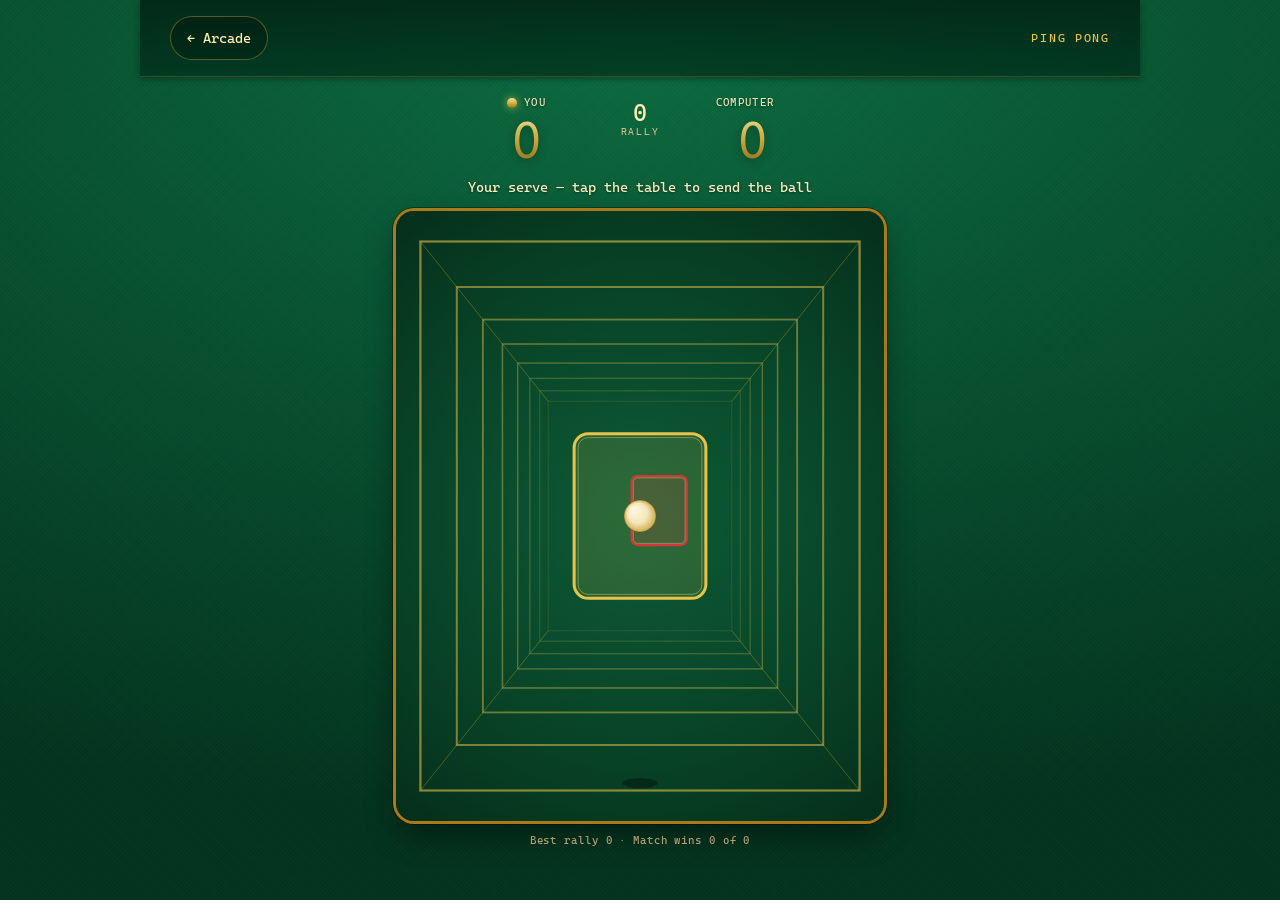
<file: games/pingpong/index.html>
<!DOCTYPE html>
<html lang="en">
<head>
<meta charset="utf-8">
<meta name="viewport" content="width=device-width, initial-scale=1, viewport-fit=cover">
<title>Ping Pong — Arline Arcade</title>
<meta name="description" content="Curveball-style 3D table tennis on the felt — put spin on the ball, first to 11. Ad-free.">
<meta name="theme-color" content="#0b6b40">
<meta name="color-scheme" content="light">
<link rel="icon" href="../../assets/favicon.svg" type="image/svg+xml">
<link rel="stylesheet" href="../../styles/app.css">
<link rel="stylesheet" href="pingpong.css">
<!-- Curveball-style mechanics (the classic 2000s web game — a public game
     concept: depth tunnel, paddle spin, speed ramp). Paddle-spin / speed-up
     feel cross-checked against jakesgordon/javascript-pong (MIT).
     All code original. -->
</head>
<body>
<nav class="topbar">
  <a class="back" href="../../">&#8592; Arcade</a>
  <span class="crumb">Ping Pong</span>
</nav>

<main class="table">
  <section class="scoreboard" aria-label="Score">
    <div class="side">
      <span class="who"><span id="serveYou" class="serve-dot" aria-hidden="true"></span> You</span>
      <span id="scoreYou" class="num">0</span>
    </div>
    <div class="mid">
      <span id="rally" class="rally">0</span>
      <span class="rally-label">rally</span>
    </div>
    <div class="side">
      <span class="who">Computer <span id="serveCpu" class="serve-dot" aria-hidden="true"></span></span>
      <span id="scoreCpu" class="num">0</span>
    </div>
  </section>

  <p id="status" class="status" aria-live="polite">Your serve &mdash; tap the table to send the ball</p>

  <div class="stage">
    <canvas id="court" tabindex="0"
      aria-label="Ping pong tunnel. Move your finger or the mouse to steer the gold paddle; move it as you hit to curve the ball. Tap to serve. Arrow keys also steer, Space serves."></canvas>
    <div id="overlay" class="overlay" hidden>
      <h2 id="overlayTitle" class="overlay-title">You win!</h2>
      <p id="overlayLine" class="overlay-line">11&ndash;8</p>
      <button id="againBtn" class="pill" type="button">Play again</button>
    </div>
  </div>

  <p id="best" class="best"></p>
</main>


<script type="module" src="../../assets/js/music.js"></script>
<script type="module" src="pingpong.js"></script>
<script type="module" src="../../assets/js/sw-register.js"></script>
</body>
</html>
</file>
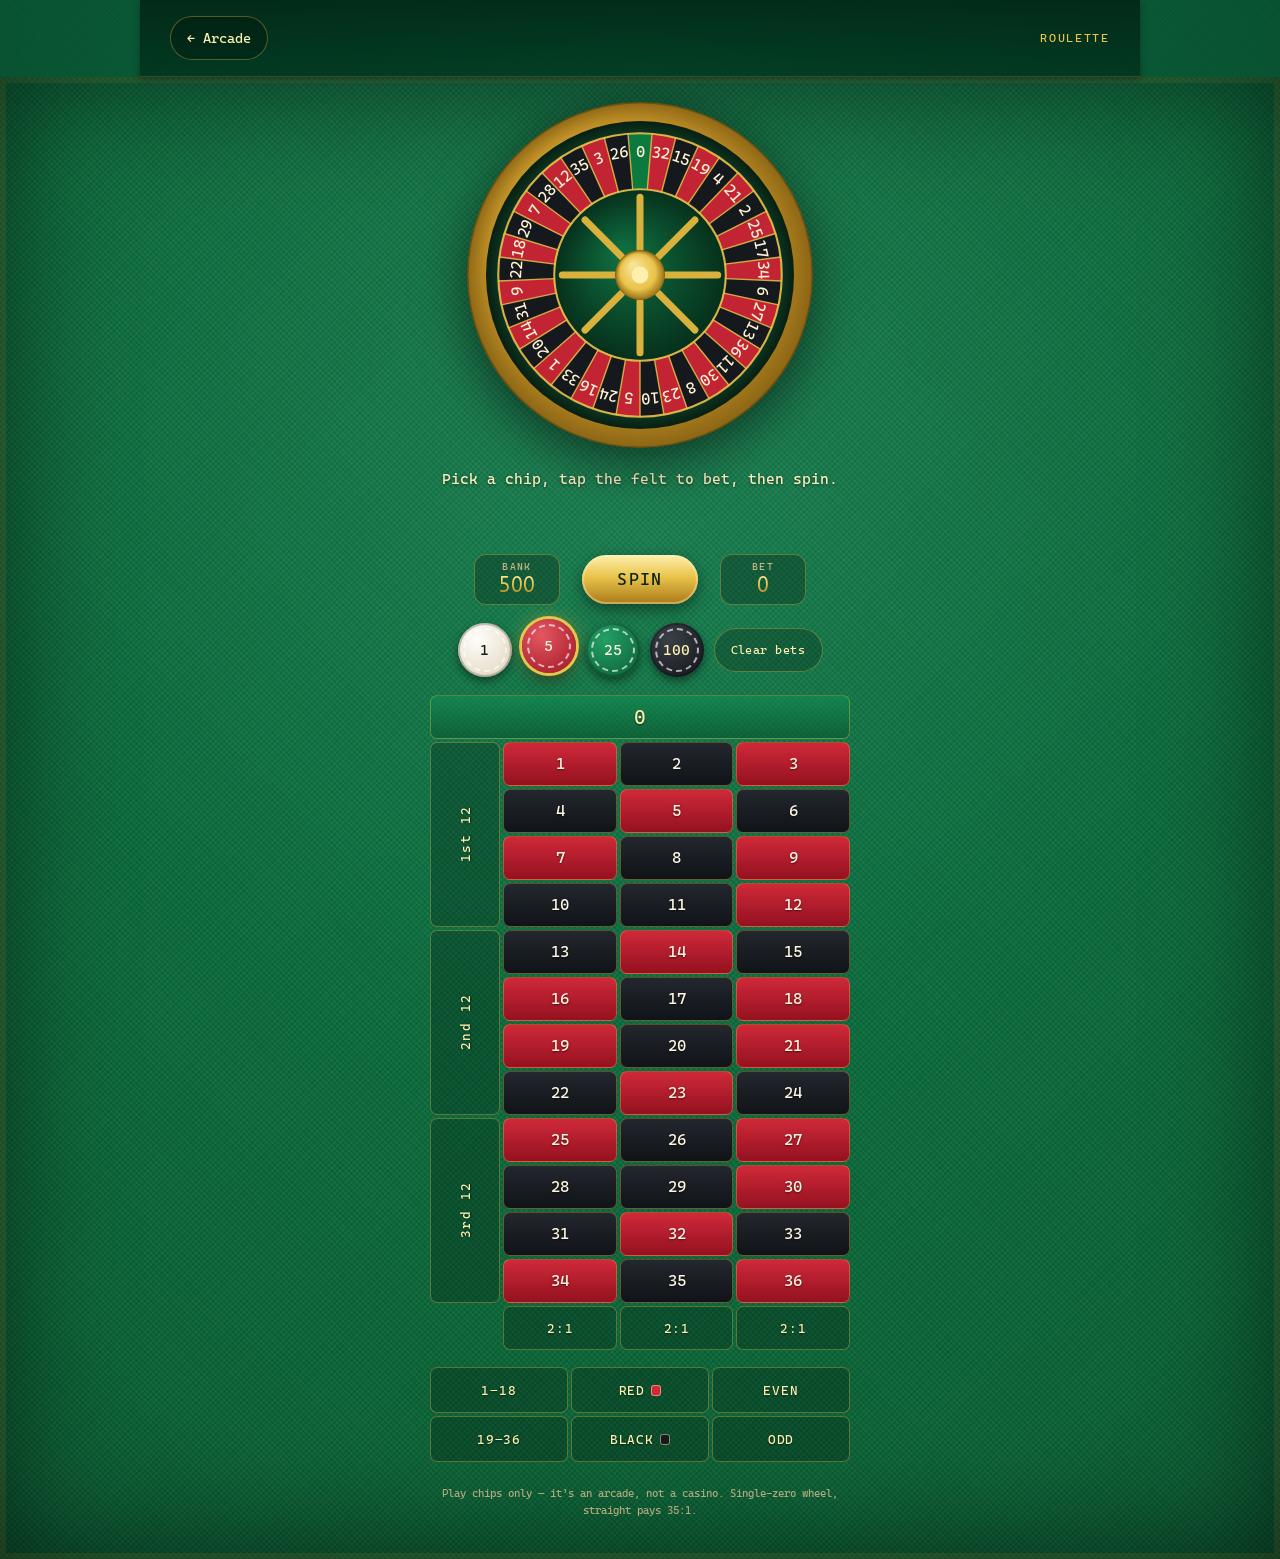
<file: games/roulette/index.html>
<!DOCTYPE html>
<html lang="en">
<head>
<meta charset="utf-8">
<meta name="viewport" content="width=device-width, initial-scale=1, viewport-fit=cover">
<title>Roulette — Arline Arcade</title>
<meta name="description" content="Spin the golden wheel — European roulette on the green felt. Play chips, no stakes, ad-free.">
<meta name="theme-color" content="#0b6b40">
<meta name="color-scheme" content="light">
<link rel="icon" href="../../assets/favicon.svg" type="image/svg+xml">
<link rel="stylesheet" href="../../styles/app.css">
<link rel="stylesheet" href="roulette.css">
</head>
<body>
<nav class="topbar">
  <a class="back" href="../../">&#8592; Arcade</a>
  <span class="crumb">Roulette</span>
</nav>

<main id="table" class="felt">
  <div class="wheel-wrap" id="wheelWrap">
    <canvas id="wheel" role="img" aria-label="Roulette wheel"></canvas>
  </div>

  <p id="status" class="status" role="status" aria-live="polite" aria-atomic="true">Pick a chip, tap the felt to bet, then spin.</p>

  <div id="history" class="history" aria-label="Last numbers"></div>

  <div class="bank-row">
    <div class="bank-box">
      <span class="lbl">Bank</span>
      <span id="bank" class="val">500</span>
    </div>
    <button id="spinBtn" class="spin-btn" type="button">SPIN</button>
    <div class="bank-box">
      <span class="lbl">Bet</span>
      <span id="staked" class="val">0</span>
    </div>
  </div>

  <div class="chip-rack" role="group" aria-label="Chip value">
    <button class="chip-btn d1"   type="button" data-denom="1"   aria-pressed="false"><span>1</span></button>
    <button class="chip-btn d5"   type="button" data-denom="5"   aria-pressed="true"><span>5</span></button>
    <button class="chip-btn d25"  type="button" data-denom="25"  aria-pressed="false"><span>25</span></button>
    <button class="chip-btn d100" type="button" data-denom="100" aria-pressed="false"><span>100</span></button>
    <button id="clearBtn" class="clear-btn" type="button">Clear bets</button>
  </div>

  <div id="board" class="board" aria-label="Betting layout"></div>
  <div id="outside" class="outside" aria-label="Even-money bets"></div>

  <p class="fineprint">Play chips only &mdash; it&rsquo;s an arcade, not a casino. Single-zero wheel, straight pays 35:1.</p>
</main>

<div id="toast" class="toast" hidden></div>


<script type="module" src="../../assets/js/music.js"></script>
<script type="module" src="roulette.js"></script>
<script type="module" src="../../assets/js/sw-register.js"></script>
</body>
</html>
</file>
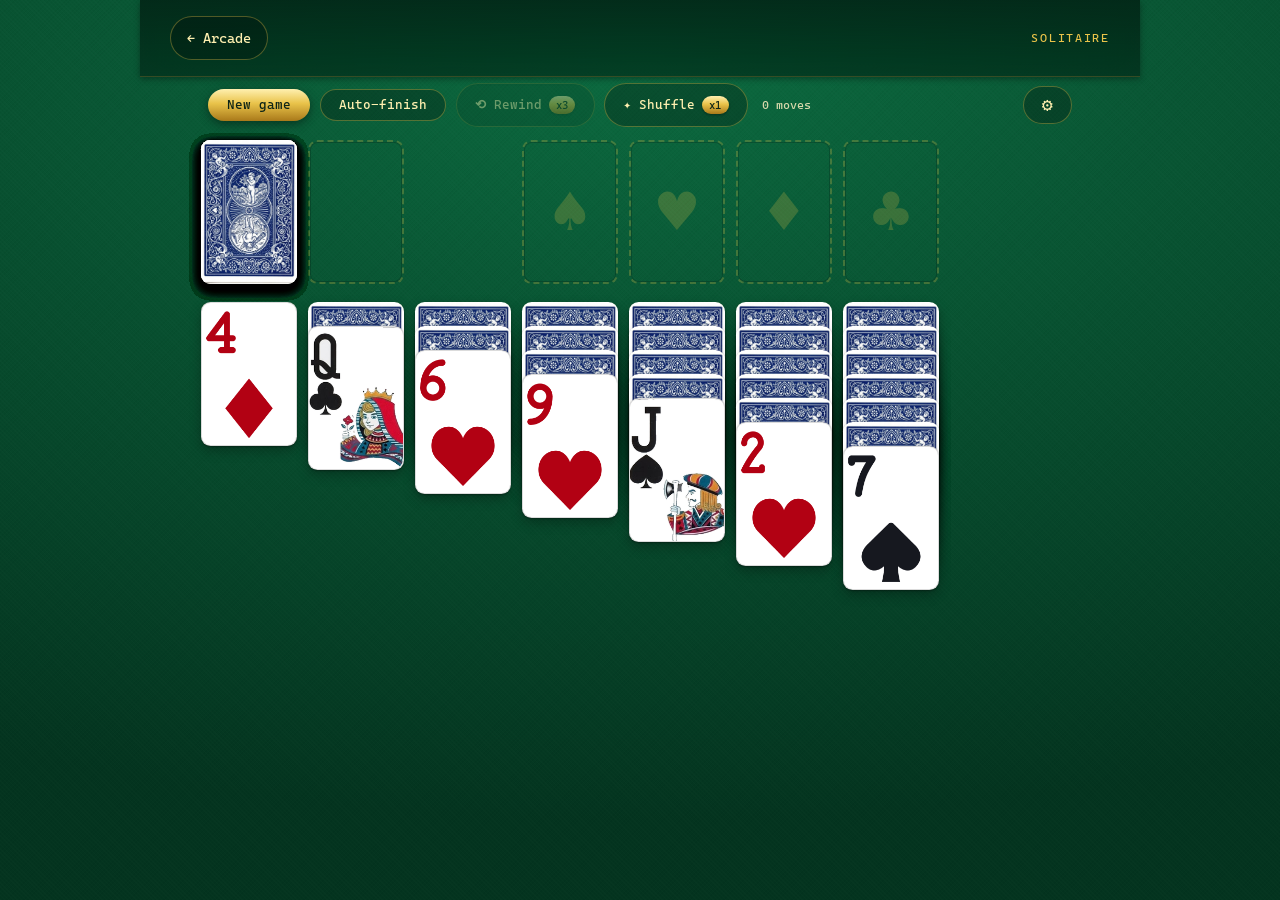
<file: games/solitaire/index.html>
<!DOCTYPE html>
<html lang="en">
<head>
<meta charset="utf-8">
<meta name="viewport" content="width=device-width, initial-scale=1, viewport-fit=cover">
<meta name="color-scheme" content="light">
<title>Solitaire — Arline Arcade</title>
<meta name="description" content="Klondike Solitaire — tap to play, smooth and ad-free.">
<meta name="theme-color" content="#0b6b40">
<link rel="icon" href="../../assets/favicon.svg" type="image/svg+xml">
<link rel="stylesheet" href="../../styles/app.css">
<link rel="stylesheet" href="solitaire.css">
<link rel="stylesheet" href="../../assets/css/deck-prefs.css">
</head>
<body>
<div id="solLoad" class="sol-load" role="status" aria-label="Loading">
  <img class="sol-load-logo" src="../../assets/arlinearcade-logo.png" alt="Arline Arcade" decoding="async">
  <div class="sol-load-spinner" aria-hidden="true"></div>
  <p class="sol-load-text">Shuffling the deck&hellip;</p>
</div>
<nav class="topbar">
  <a class="back" href="../../">&#8592; Arcade</a>
  <span class="crumb">Solitaire</span>
</nav>

<div class="sol-bar">
  <button id="newGame" class="btn">New game</button>
  <button id="autoBtn" class="btn ghost">Auto-finish</button>
  <button id="rewindBtn" class="btn ghost pill" type="button" aria-label="Rewind last move, 3 left" disabled>&#10226; Rewind <span class="chip" id="rewindCount">x3</span></button>
  <button id="shuffleBtn" class="btn ghost pill" type="button" aria-label="Magic shuffle the hidden cards, 1 left">&#10022; Shuffle <span class="chip" id="shuffleCount">x1</span></button>
  <span class="moves" id="moves">0 moves</span>
  <button class="btn ghost settings-gear" data-settings type="button" aria-label="Settings">&#9881;</button>
</div>

<div id="board" class="board"></div>

<div id="win" class="win">
  <div class="panel">
    <div class="big">&#127942;</div>
    <h1>You win!</h1>
    <p>Cleared in <span id="winMoves">0</span> moves</p>
    <button id="winNew" class="btn">New game</button>
  </div>
</div>


<script>setTimeout(function(){var l=document.getElementById('solLoad');if(l)l.classList.add('gone');},7000);</script>
<script src="../../assets/js/deck-prefs.js"></script>
<script type="module" src="../../assets/js/music.js"></script>
<script type="module" src="solitaire.js"></script>
<script type="module" src="../../assets/js/sw-register.js"></script>
</body>
</html>
</file>
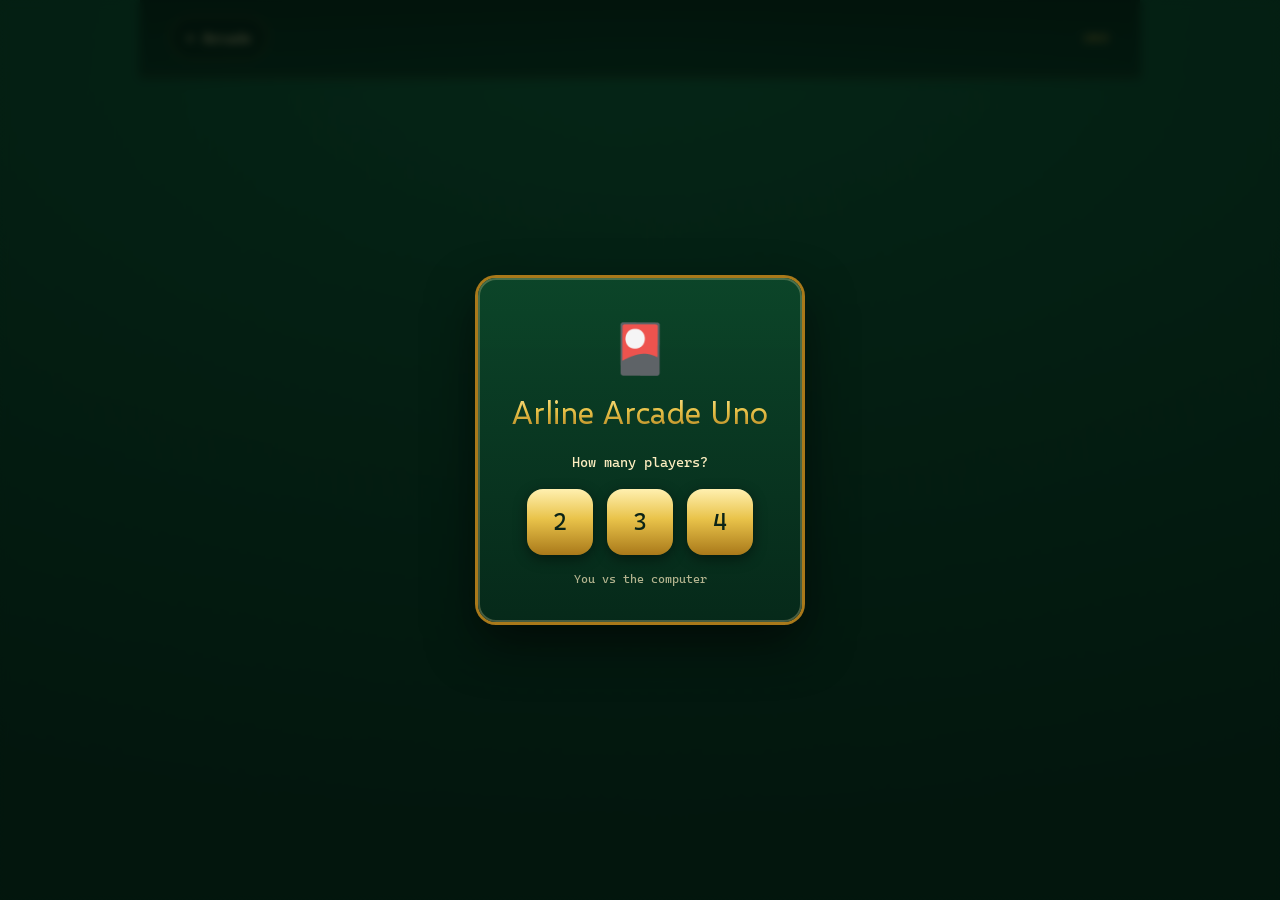
<file: games/uno/index.html>
<!DOCTYPE html>
<html lang="en">
<head>
<meta charset="utf-8">
<meta name="viewport" content="width=device-width, initial-scale=1, viewport-fit=cover">
<title>Uno — Arline Arcade</title>
<meta name="description" content="Play Uno against three friendly computer opponents — ad-free, no sign-ups.">
<meta name="theme-color" content="#0b6b40">
<link rel="icon" href="../../assets/favicon.svg" type="image/svg+xml">
<link rel="stylesheet" href="../../styles/app.css">
<link rel="stylesheet" href="uno.css">
</head>
<body>
<nav class="topbar">
  <a class="back" href="../../">&#8592; Arcade</a>
  <span class="crumb">Uno</span>
</nav>

<main id="uno" class="uno-table"></main>


<script type="module" src="../../assets/js/music.js"></script>
<script type="module" src="uno.js"></script>
<script type="module" src="../../assets/js/sw-register.js"></script>
</body>
</html>
</file>
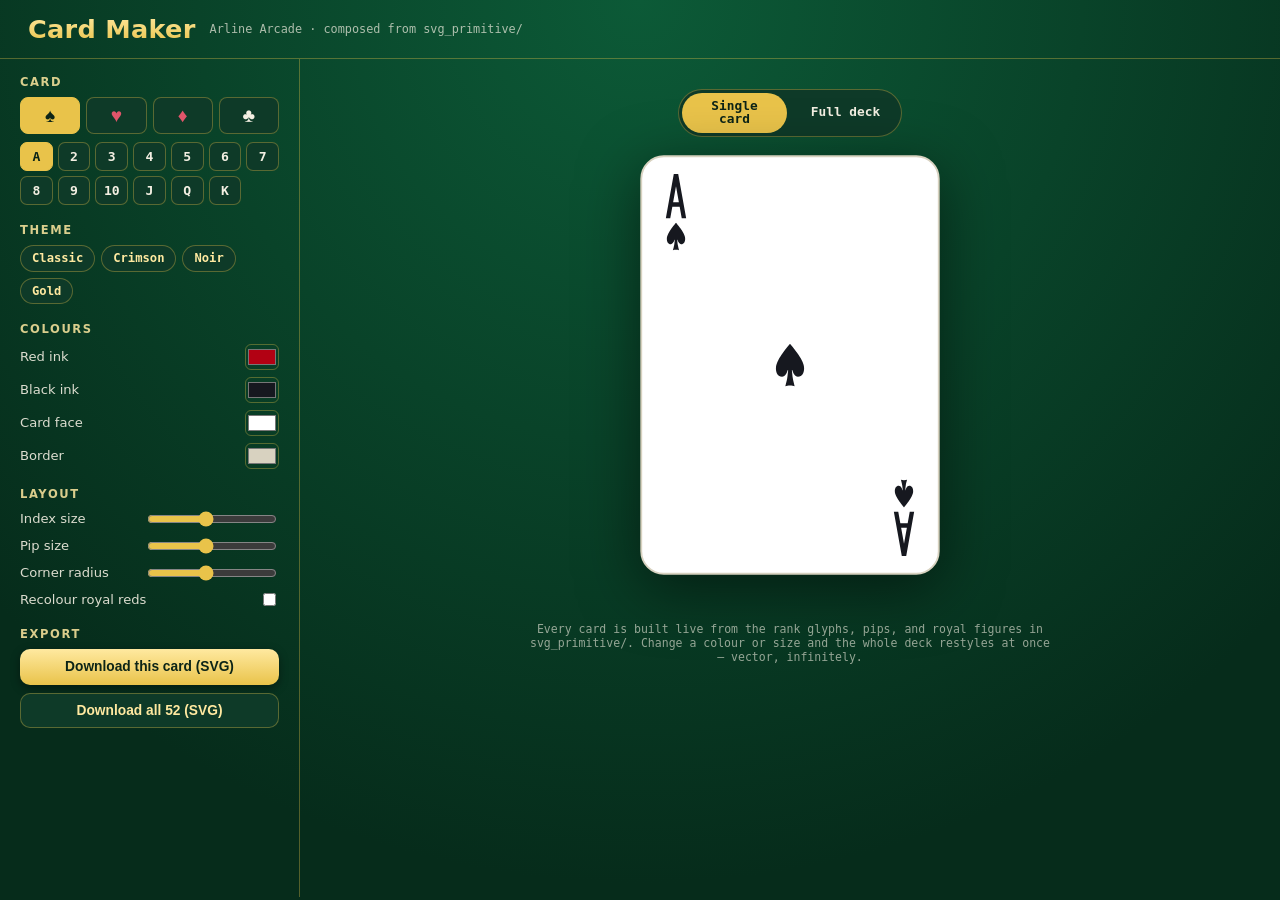
<file: card-maker.html>
<!DOCTYPE html>
<html lang="en">
<head>
<meta charset="utf-8">
<meta name="viewport" content="width=device-width, initial-scale=1">
<title>Card Maker — Arline Arcade</title>
<style>
  :root{
    --felt:#0c5a37; --felt2:#073d25; --gold:#e9c34a; --gold-hi:#ffe9a0;
    --paper:#f3efe2; --line:rgba(233,195,74,.34); --ink:#0c2417;
  }
  *{box-sizing:border-box}
  body{margin:0;font-family:"Segoe UI",system-ui,sans-serif;color:var(--paper);
    background:radial-gradient(circle at 50% 0,#0c5a37,#062c1b 80%);min-height:100vh}
  header{display:flex;align-items:center;gap:14px;padding:14px clamp(12px,3vw,28px);border-bottom:1px solid var(--line)}
  header h1{font-size:clamp(1.1rem,3.4vw,1.6rem);margin:0;background:linear-gradient(180deg,var(--gold-hi),var(--gold));
    -webkit-background-clip:text;background-clip:text;color:transparent;font-weight:800;letter-spacing:.01em}
  header .sub{font-size:.74rem;opacity:.7;font-family:ui-monospace,monospace}
  .wrap{display:grid;grid-template-columns:300px 1fr;gap:0;align-items:start}
  @media(max-width:760px){.wrap{grid-template-columns:1fr}}
  .panel{padding:16px clamp(12px,2.4vw,20px);border-right:1px solid var(--line);min-height:calc(100vh - 62px)}
  @media(max-width:760px){.panel{border-right:none;border-bottom:1px solid var(--line);min-height:auto}}
  .stage{padding:clamp(14px,3vw,30px);display:flex;flex-direction:column;align-items:center;gap:18px}
  h2{font-size:.72rem;letter-spacing:.14em;text-transform:uppercase;color:var(--gold-hi);opacity:.85;margin:18px 0 8px}
  h2:first-child{margin-top:0}
  .row{display:flex;align-items:center;justify-content:space-between;gap:10px;margin:7px 0}
  .row label{font-size:.82rem;opacity:.9}
  select,input[type=range]{accent-color:var(--gold)}
  select{background:#0e3a28;color:var(--paper);border:1px solid var(--line);border-radius:8px;padding:6px 8px;font:inherit}
  input[type=color]{width:34px;height:26px;border:1px solid var(--line);border-radius:6px;background:none;padding:0;cursor:pointer}
  input[type=range]{width:130px}
  .suits{display:flex;gap:6px}
  .suits button{flex:1;font-size:1.2rem;line-height:1;padding:8px 0;border-radius:8px;border:1px solid var(--line);
    background:#0e3a28;color:var(--paper);cursor:pointer}
  .suits button.on{background:var(--gold);color:var(--ink);border-color:var(--gold)}
  .suits button.red{color:#e0556a}
  .suits button.on.red{color:var(--ink)}
  .ranks{display:grid;grid-template-columns:repeat(7,1fr);gap:5px}
  .ranks button{padding:7px 0;border-radius:7px;border:1px solid var(--line);background:#0e3a28;color:var(--paper);
    cursor:pointer;font:700 .82rem/1 ui-monospace,monospace}
  .ranks button.on{background:var(--gold);color:var(--ink);border-color:var(--gold)}
  .presets{display:flex;flex-wrap:wrap;gap:6px}
  .presets button{padding:6px 11px;border-radius:999px;border:1px solid var(--line);background:#0e3a28;color:var(--gold-hi);
    cursor:pointer;font:700 .76rem/1 ui-monospace,monospace}
  .presets button:hover{border-color:var(--gold)}
  .btn{display:block;width:100%;margin-top:8px;padding:11px;border:none;border-radius:10px;cursor:pointer;
    font:800 .86rem/1 "Segoe UI",sans-serif;color:var(--ink);
    background:linear-gradient(180deg,var(--gold-hi),var(--gold));box-shadow:0 3px 10px rgba(0,0,0,.4)}
  .btn.ghost{background:#0e3a28;color:var(--gold-hi);box-shadow:inset 0 0 0 1px var(--line)}
  #card{width:min(74vw,300px);aspect-ratio:5/7;filter:drop-shadow(0 14px 30px rgba(0,0,0,.5))}
  #card svg{width:100%;height:100%;display:block}
  .toggle{display:flex;gap:6px;background:#0e3a28;border:1px solid var(--line);border-radius:999px;padding:3px}
  .toggle button{flex:1;padding:7px 14px;border:none;border-radius:999px;background:none;color:var(--paper);cursor:pointer;font:700 .8rem/1 ui-monospace,monospace}
  .toggle button.on{background:var(--gold);color:var(--ink)}
  #deck{display:grid;grid-template-columns:repeat(13,1fr);gap:6px;width:100%;max-width:1180px}
  @media(max-width:900px){#deck{grid-template-columns:repeat(4,1fr)}}
  #deck .mini{aspect-ratio:5/7;cursor:pointer;border-radius:6px;overflow:hidden;transition:transform .1s}
  #deck .mini:hover{transform:translateY(-3px) scale(1.04)}
  #deck .mini svg{width:100%;height:100%;display:block}
  .hint{font-size:.72rem;opacity:.6;font-family:ui-monospace,monospace;text-align:center;max-width:520px}
  .loading{opacity:.6;font-family:ui-monospace,monospace;padding:40px}
</style>
</head>
<body>
<header>
  <h1>Card Maker</h1>
  <span class="sub">Arline Arcade · composed from svg_primitive/</span>
</header>

<div class="wrap">
  <aside class="panel">
    <h2>Card</h2>
    <div class="suits" id="suits"></div>
    <div class="ranks" id="ranks" style="margin-top:8px"></div>

    <h2>Theme</h2>
    <div class="presets" id="presets"></div>

    <h2>Colours</h2>
    <div class="row"><label>Red ink</label><input type="color" id="red" value="#B20113"></div>
    <div class="row"><label>Black ink</label><input type="color" id="black" value="#16181F"></div>
    <div class="row"><label>Card face</label><input type="color" id="bg" value="#FFFFFF"></div>
    <div class="row"><label>Border</label><input type="color" id="border" value="#D8D2C0"></div>

    <h2>Layout</h2>
    <div class="row"><label>Index size</label><input type="range" id="idx" min="60" max="150" value="100"></div>
    <div class="row"><label>Pip size</label><input type="range" id="pip" min="60" max="150" value="100"></div>
    <div class="row"><label>Corner radius</label><input type="range" id="radius" min="0" max="40" value="18"></div>
    <div class="row"><label>Recolour royal reds</label><input type="checkbox" id="recolor"></div>

    <h2>Export</h2>
    <button class="btn" id="dl">Download this card (SVG)</button>
    <button class="btn ghost" id="dlall">Download all 52 (SVG)</button>
  </aside>

  <main class="stage">
    <div class="toggle">
      <button data-view="one" class="on">Single card</button>
      <button data-view="deck">Full deck</button>
    </div>
    <div id="card"><div class="loading">Loading primitives…</div></div>
    <div id="deck" hidden></div>
    <p class="hint">Every card is built live from the rank glyphs, pips, and royal figures in <code>svg_primitive/</code>.
       Change a colour or size and the whole deck restyles at once — vector, infinitely.</p>
  </main>
</div>

<script type="module">
const RANKS=['A','2','3','4','5','6','7','8','9','10','J','Q','K'];
const SUITS=['spade','heart','diamond','club'];
const GLYPH={spade:'♠',heart:'♥',diamond:'♦',club:'♣'};
const NUM={A:1,'2':2,'3':3,'4':4,'5':5,'6':6,'7':7,'8':8,'9':9,'10':10};
// canonical Anglo-American pip layouts: [x,y,rotated] in 0..1 of the pip area
const PIPS={
 1:[[.5,.5,0]],
 2:[[.5,.16,0],[.5,.84,1]],
 3:[[.5,.16,0],[.5,.5,0],[.5,.84,1]],
 4:[[.28,.16,0],[.72,.16,0],[.28,.84,1],[.72,.84,1]],
 5:[[.28,.16,0],[.72,.16,0],[.5,.5,0],[.28,.84,1],[.72,.84,1]],
 6:[[.28,.16,0],[.72,.16,0],[.28,.5,0],[.72,.5,0],[.28,.84,1],[.72,.84,1]],
 7:[[.28,.16,0],[.72,.16,0],[.5,.33,0],[.28,.5,0],[.72,.5,0],[.28,.84,1],[.72,.84,1]],
 8:[[.28,.16,0],[.72,.16,0],[.5,.33,0],[.28,.5,0],[.72,.5,0],[.5,.67,1],[.28,.84,1],[.72,.84,1]],
 9:[[.28,.15,0],[.72,.15,0],[.28,.38,0],[.72,.38,0],[.5,.5,0],[.28,.62,1],[.72,.62,1],[.28,.85,1],[.72,.85,1]],
 10:[[.28,.15,0],[.72,.15,0],[.5,.265,0],[.28,.38,0],[.72,.38,0],[.28,.62,1],[.72,.62,1],[.5,.735,1],[.28,.85,1],[.72,.85,1]],
};
const PRIM={ranks:{},suits:{},courts:{}};

async function load(path){
  const t=await (await fetch(path)).text();
  const vb=(t.match(/viewBox="([^"]*)"/)||[])[1]||'0 0 100 100';
  const inner=t.replace(/^[\s\S]*?<svg[^>]*>/,'').replace(/<\/svg>\s*$/,'').trim();
  return {vb,inner};
}
async function loadAll(){
  await Promise.all([
    ...RANKS.map(async r=>PRIM.ranks[r]=await load(`svg_primitive/ranks/${r}.svg`)),
    ...SUITS.map(async s=>PRIM.suits[s]=await load(`svg_primitive/suits/${s}.svg`)),
    ...SUITS.flatMap(s=>['J','Q','K'].map(async r=>PRIM.courts[`${s}_${r}`]=await load(`svg_primitive/courts/${s}_${r}.svg`))),
  ]);
}

const recolorReds=(svg,red)=>svg.replace(/#ff5555/gi,red).replace(/rgb\(255,\s*85,\s*85\)/gi,red);

// place a primitive into a target box using a plain <g> transform (scale+translate),
// "meet"-fitting its viewBox — no nested-svg viewport quirks.
function place(prim,x,y,w,h,color){
  const [vx,vy,vw,vh]=prim.vb.split(/\s+/).map(Number);
  const s=Math.min(w/vw,h/vh);
  const ox=x+(w-vw*s)/2, oy=y+(h-vh*s)/2;
  const c=color?` style="color:${color}"`:'';
  return `<g transform="translate(${ox.toFixed(2)} ${oy.toFixed(2)}) scale(${s.toFixed(4)}) translate(${(-vx).toFixed(2)} ${(-vy).toFixed(2)})"${c}>${prim.inner}</g>`;
}

function composeCard(rank,suit,o){
  const W=240,H=336;
  const isRed=suit==='heart'||suit==='diamond';
  const ink=isRed?o.red:o.black;
  const rankP=PRIM.ranks[rank], pipP=PRIM.suits[suit];
  // ---- corner index (rank glyph + small pip beneath) ----
  const iw=W*0.12*o.idx;
  const cx=W*0.06, cy=H*0.04;
  const rh=iw*1.35;
  let corner = place(rankP, cx, cy, iw, rh, ink);
  corner += place(pipP, cx+iw*0.08, cy+rh*1.02, iw*0.84, iw*0.84, ink);
  // ---- centre ----
  let centre='';
  if(rank==='J'||rank==='Q'||rank==='K'){
    const court=PRIM.courts[`${suit}_${rank}`];
    const inner=o.recolor?recolorReds(court.inner,o.red):court.inner;
    centre=place({vb:court.vb,inner}, W*0.135, H*0.135, W*0.73, H*0.73, null);
  } else {
    const layout=PIPS[NUM[rank]];
    const aX=W*0.19,aY=H*0.13,aW=W*0.62,aH=H*0.74;
    const ps=W*0.155*o.pip;
    for(const [px,py,rot] of layout){
      const x=aX+px*aW-ps/2, y=aY+py*aH-ps/2;
      const el=place(pipP,x,y,ps,ps,ink);
      centre+= rot?`<g transform="rotate(180 ${(x+ps/2).toFixed(1)} ${(y+ps/2).toFixed(1)})">${el}</g>`:el;
    }
  }
  return `<svg xmlns="http://www.w3.org/2000/svg" viewBox="0 0 ${W} ${H}">`+
    `<rect x="1" y="1" width="${W-2}" height="${H-2}" rx="${o.radius}" fill="${o.bg}" stroke="${o.border}" stroke-width="1.5"/>`+
    corner+`<g transform="rotate(180 ${W/2} ${H/2})">${corner}</g>`+centre+`</svg>`;
}

// ---- state + UI ----
const state={rank:'A',suit:'spade'};
const opts=()=>({red:red.value,black:black.value,bg:bg.value,border:border.value,
  idx:idx.value/100,pip:pip.value/100,radius:+radius.value,recolor:recolor.checked});
const $=id=>document.getElementById(id);
const red=$('red'),black=$('black'),bg=$('bg'),border=$('border'),idx=$('idx'),pip=$('pip'),radius=$('radius'),recolor=$('recolor');

function renderOne(){ $('card').innerHTML=composeCard(state.rank,state.suit,opts()); }
function renderDeck(){
  const o=opts();
  $('deck').innerHTML=SUITS.map(s=>RANKS.map(r=>
    `<div class="mini" data-r="${r}" data-s="${s}">${composeCard(r,s,o)}</div>`).join('')).join('');
}
function renderAll(){ renderOne(); if(!$('deck').hidden) renderDeck(); }

function buildControls(){
  $('suits').innerHTML=SUITS.map(s=>`<button data-s="${s}" class="${s==='heart'||s==='diamond'?'red':''} ${s===state.suit?'on':''}">${GLYPH[s]}</button>`).join('');
  $('ranks').innerHTML=RANKS.map(r=>`<button data-r="${r}" class="${r===state.rank?'on':''}">${r}</button>`).join('');
  $('suits').onclick=e=>{const b=e.target.closest('button');if(!b)return;state.suit=b.dataset.s;buildControls();renderAll();};
  $('ranks').onclick=e=>{const b=e.target.closest('button');if(!b)return;state.rank=b.dataset.r;buildControls();renderAll();};
}
const PRESETS={
  Classic:{red:'#B20113',black:'#16181F',bg:'#FFFFFF',border:'#D8D2C0'},
  Crimson:{red:'#C8102E',black:'#1A1A1A',bg:'#FFF8F2',border:'#E7C9A0'},
  Noir:{red:'#E0556A',black:'#0A0A0A',bg:'#13151A',border:'#3A3D44'},
  Gold:{red:'#B22222',black:'#2A2410',bg:'#FBF3D8',border:'#C7A24A'},
};
$('presets').innerHTML=Object.keys(PRESETS).map(n=>`<button data-p="${n}">${n}</button>`).join('');
$('presets').onclick=e=>{const b=e.target.closest('button');if(!b)return;const p=PRESETS[b.dataset.p];
  red.value=p.red;black.value=p.black;bg.value=p.bg;border.value=p.border;renderAll();};

[red,black,bg,border,idx,pip,radius,recolor].forEach(el=>el.addEventListener('input',renderAll));
document.querySelectorAll('.toggle button').forEach(b=>b.addEventListener('click',()=>{
  document.querySelectorAll('.toggle button').forEach(x=>x.classList.toggle('on',x===b));
  const deck=b.dataset.view==='deck';
  $('deck').hidden=!deck; $('card').hidden=deck;
  if(deck) renderDeck();
}));
$('deck').addEventListener('click',e=>{const m=e.target.closest('.mini');if(!m)return;
  state.rank=m.dataset.r;state.suit=m.dataset.s;buildControls();renderOne();
  document.querySelector('.toggle button[data-view="one"]').click();});

function download(name,svg){
  const blob=new Blob([svg],{type:'image/svg+xml'});const u=URL.createObjectURL(blob);
  const a=document.createElement('a');a.href=u;a.download=name;a.click();URL.revokeObjectURL(u);
}
$('dl').onclick=()=>download(`${state.suit}_${state.rank}.svg`,composeCard(state.rank,state.suit,opts()));
$('dlall').onclick=()=>{const o=opts();SUITS.forEach(s=>RANKS.forEach(r=>setTimeout(()=>download(`${s}_${r}.svg`,composeCard(r,s,o)),0)));};

loadAll().then(()=>{buildControls();renderAll();}).catch(e=>{$('card').innerHTML='<div class="loading">Failed to load primitives: '+e.message+'</div>';});
</script>
</body>
</html>
</file>
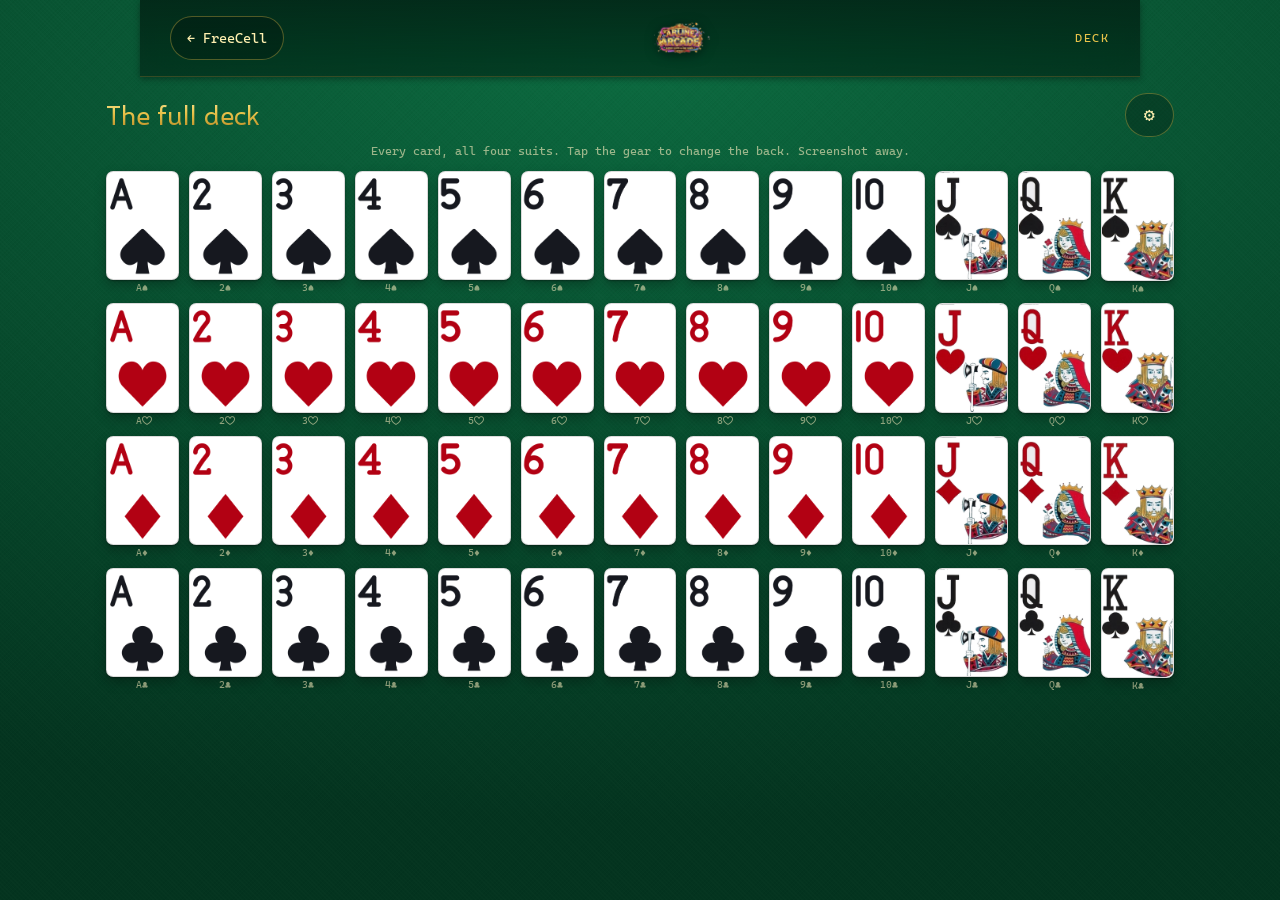
<file: games/freecell/cards.html>
<!DOCTYPE html>
<html lang="en">
<head>
<meta charset="utf-8">
<meta name="viewport" content="width=device-width, initial-scale=1, viewport-fit=cover">
<meta name="color-scheme" content="light">
<title>Deck &mdash; Arline Arcade</title>
<meta name="theme-color" content="#0b6b40">
<link rel="icon" href="../../assets/favicon.svg" type="image/svg+xml">
<link rel="stylesheet" href="../../styles/app.css">
<link rel="stylesheet" href="freecell.css">
<link rel="stylesheet" href="../../assets/css/deck-prefs.css">
<style>
  .deck-wrap{ width:100%; max-width:1100px; margin:0 auto; padding:8px clamp(6px,2vw,16px) 40px }
  .deck-grid{ display:grid; grid-template-columns:repeat(13,1fr); gap:clamp(2px,1.1vw,10px) }
  .deck-cell{ display:flex; flex-direction:column; align-items:center; gap:3px; min-width:0 }
  /* cards fill their column so all 13 always fit the screen width — no horizontal overflow */
  .deck-cell .card{ position:relative; left:auto; top:auto; width:100%; height:auto; aspect-ratio:2/3;
    transition:none; will-change:auto }
  .deck-cell small{ font:700 clamp(.42rem,1.5vw,.62rem)/1 var(--mono); color:var(--paper); opacity:.55 }
  /* portrait phones: keep all four suit rows on one screen, suits stacked A→K */
  @media (max-width:560px){
    .deck-wrap{ padding:6px 6px 20px }
    .deck-grid{ gap:3px 2px }
    .deck-note{ display:none }
  }
  .deck-head{ display:flex; align-items:center; justify-content:center; gap:.6rem; flex-wrap:wrap; padding:8px 0 4px }
  .deck-head h1{ font-family:var(--display); font-weight:700; font-size:clamp(1.1rem,4vw,1.7rem);
    background:var(--gold-grad); -webkit-background-clip:text; background-clip:text; color:transparent; margin:0 }
  .deck-note{ text-align:center; font:600 .72rem/1.4 var(--mono); color:var(--paper); opacity:.6; margin:2px auto 12px; max-width:640px }
</style>
</head>
<body>
<nav class="topbar">
  <a class="back" href="./">&#8592; FreeCell</a>
  <img class="topbar-logo" src="../../assets/arlinearcade-logo.png" alt="Arline Arcade">
  <span class="crumb">Deck</span>
</nav>

<div class="deck-wrap">
  <div class="deck-head">
    <h1>The full deck</h1>
    <button class="btn ghost settings-gear" data-settings type="button" aria-label="Settings">&#9881;</button>
  </div>
  <p class="deck-note">Every card, all four suits. Tap the gear to change the back. Screenshot away.</p>
  <div id="deckGrid" class="deck-grid"></div>
</div>

<script src="../../assets/js/deck-prefs.js"></script>
<script type="module">
  const SUIT_NAME = ['spade','heart','diamond','club'];
  const RED = new Set(['heart','diamond']);
  const LABEL = ['','A','2','3','4','5','6','7','8','9','10','J','Q','K'];
  const PIP = {spade:'♠', heart:'♥', diamond:'♦', club:'♣'};
  const DECK_PATH = '../../assets/cards/royal/';
  const grid = document.getElementById('deckGrid');

  function faceHTML(suit, rank){
    return `<img class="cf" draggable="false" alt="" src="${DECK_PATH}${suit}_${rank}.png">`;
  }
  // rows = suits, cols = A..K
  for(const suit of SUIT_NAME){
    for(let rank=1; rank<=13; rank++){
      const cell = document.createElement('div'); cell.className='deck-cell';
      const card = document.createElement('div');
      card.className = 'card up' + (RED.has(suit) ? ' red' : '');
      card.innerHTML = faceHTML(suit, rank);
      cell.appendChild(card);
      const tag = document.createElement('small');
      tag.textContent = LABEL[rank] + PIP[suit];
      cell.appendChild(tag);
      grid.appendChild(cell);
    }
  }
  // sizing: fit 13 across
  const fit = ()=>{
    const w = grid.clientWidth || 900;
    const gap = Math.max(4, Math.min(10, w*0.011));
    const cw = Math.max(34, Math.floor((w - gap*12) / 13));
    grid.style.setProperty('--cw', cw+'px');
  };
  fit(); addEventListener('resize', fit);
</script>
<script type="module" src="../../assets/js/sw-register.js"></script>
</body>
</html>
</file>
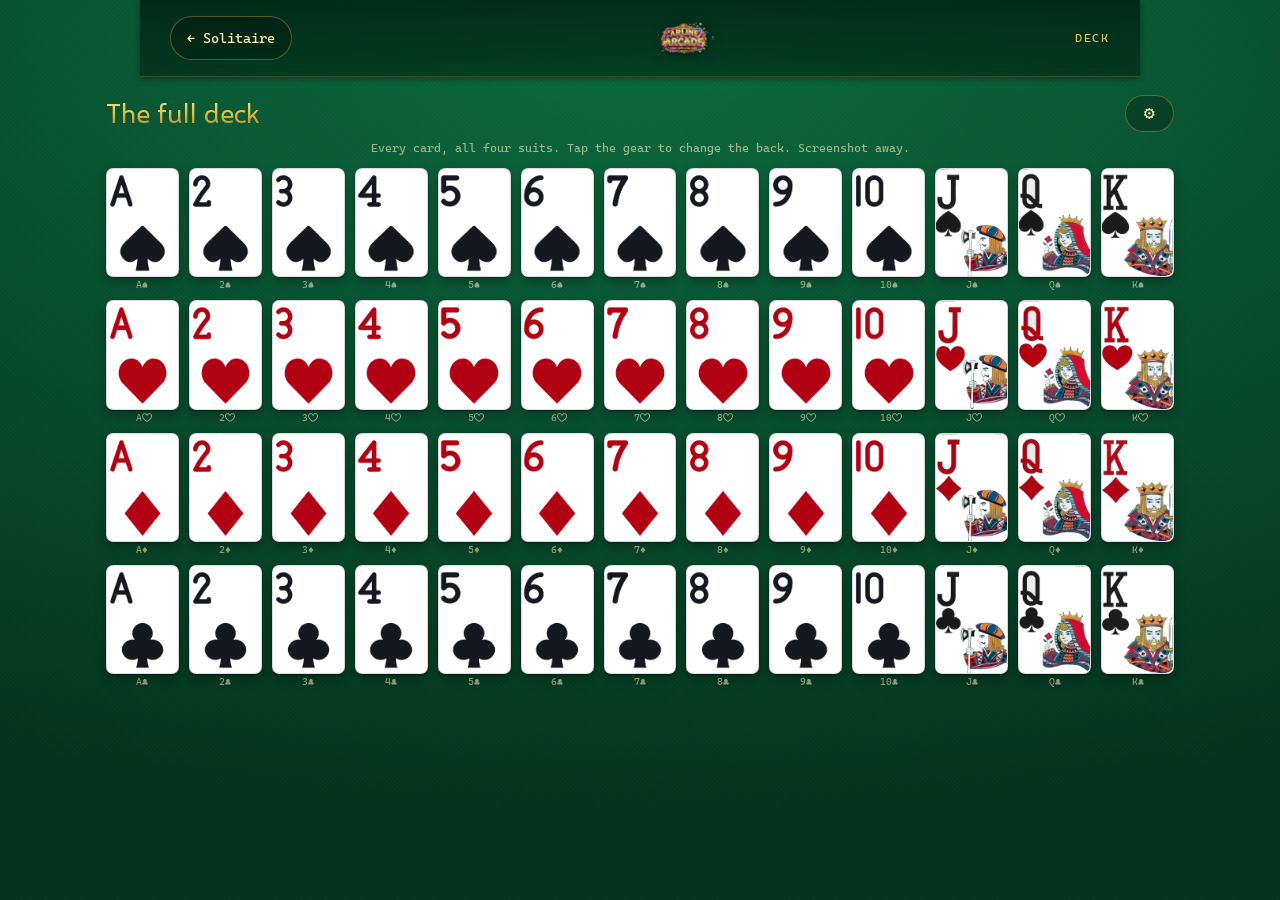
<file: games/solitaire/cards.html>
<!DOCTYPE html>
<html lang="en">
<head>
<meta charset="utf-8">
<meta name="viewport" content="width=device-width, initial-scale=1, viewport-fit=cover">
<meta name="color-scheme" content="light">
<title>Deck — Arline Arcade</title>
<meta name="theme-color" content="#0b6b40">
<link rel="icon" href="../../assets/favicon.svg" type="image/svg+xml">
<link rel="stylesheet" href="../../styles/app.css">
<link rel="stylesheet" href="solitaire.css">
<link rel="stylesheet" href="../../assets/css/deck-prefs.css">
<style>
  .deck-wrap{ width:100%; max-width:1100px; margin:0 auto; padding:8px clamp(6px,2vw,16px) 40px }
  .deck-grid{ display:grid; grid-template-columns:repeat(13,1fr); gap:clamp(2px,1.1vw,10px) }
  .deck-cell{ display:flex; flex-direction:column; align-items:center; gap:3px; min-width:0 }
  /* cards fill their column so all 13 always fit the screen width — no horizontal overflow */
  .deck-cell .card{ position:relative; left:auto; top:auto; width:100%; height:auto; aspect-ratio:2/3;
    transition:none; will-change:auto }
  .deck-cell small{ font:700 clamp(.42rem,1.5vw,.62rem)/1 var(--mono); color:var(--paper); opacity:.55 }
  /* portrait phones: keep all four suit rows on one screen, suits stacked A→K */
  @media (max-width:560px){
    .deck-wrap{ padding:6px 6px 20px }
    .deck-grid{ gap:3px 2px }
    .deck-note{ display:none }
  }
  .deck-head{ display:flex; align-items:center; justify-content:center; gap:.6rem; flex-wrap:wrap; padding:8px 0 4px }
  .deck-head h1{ font-family:var(--display); font-weight:700; font-size:clamp(1.1rem,4vw,1.7rem);
    background:var(--gold-grad); -webkit-background-clip:text; background-clip:text; color:transparent; margin:0 }
  .deck-note{ text-align:center; font:600 .72rem/1.4 var(--mono); color:var(--paper); opacity:.6; margin:2px auto 12px; max-width:640px }
</style>
</head>
<body>
<nav class="topbar">
  <a class="back" href="./">&#8592; Solitaire</a>
  <img class="topbar-logo" src="../../assets/arlinearcade-logo.png" alt="Arline Arcade">
  <span class="crumb">Deck</span>
</nav>

<div class="deck-wrap">
  <div class="deck-head">
    <h1>The full deck</h1>
    <button class="btn ghost settings-gear" data-settings type="button" aria-label="Settings">&#9881;</button>
  </div>
  <p class="deck-note">Every card, all four suits. Tap the gear to change the back. Screenshot away.</p>
  <div id="deckGrid" class="deck-grid"></div>
</div>

<script src="../../assets/js/deck-prefs.js"></script>
<script type="module">
  const SUIT_NAME = ['spade','heart','diamond','club'];
  const RED = new Set(['heart','diamond']);
  const LABEL = ['','A','2','3','4','5','6','7','8','9','10','J','Q','K'];
  const PIP = {spade:'♠', heart:'♥', diamond:'♦', club:'♣'};
  const DECK_PATH = '../../assets/cards/royal/';
  const grid = document.getElementById('deckGrid');

  function faceHTML(suit, rank){
    return `<img class="cf" draggable="false" alt="" src="${DECK_PATH}${suit}_${rank}.png">`;
  }
  // rows = suits, cols = A..K
  for(const suit of SUIT_NAME){
    for(let rank=1; rank<=13; rank++){
      const cell = document.createElement('div'); cell.className='deck-cell';
      const card = document.createElement('div');
      card.className = 'card up' + (RED.has(suit) ? ' red' : '');
      card.innerHTML = faceHTML(suit, rank);
      cell.appendChild(card);
      const tag = document.createElement('small');
      tag.textContent = LABEL[rank] + PIP[suit];
      cell.appendChild(tag);
      grid.appendChild(cell);
    }
  }
  // sizing: fit 13 across
  const fit = ()=>{
    const w = grid.clientWidth || 900;
    const gap = Math.max(4, Math.min(10, w*0.011));
    const cw = Math.max(34, Math.floor((w - gap*12) / 13));
    grid.style.setProperty('--cw', cw+'px');
  };
  fit(); addEventListener('resize', fit);
</script>
<script type="module" src="../../assets/js/sw-register.js"></script>
</body>
</html>
</file>
<file: styles/app.css>
/* ============================================================================
   Arline Arcade — casino theme
   Garish green felt + gaudy gold to match the logo. Vanilla CSS, no build.
   Local fonts; url()s resolve relative to THIS file so every page works.
   ========================================================================== */

@font-face{
  font-family:"Selawik";
  src:url("../assets/fonts/selawk.ttf") format("truetype");
  font-weight:300 700; font-display:swap;
}
@font-face{
  font-family:"Cascadia Code NF";
  src:url("../assets/fonts/CascadiaCodeNF.ttf") format("truetype");
  font-weight:200 700; font-display:swap;
}

:root{
  /* The deck is a fixed felt-green/gold theme — never let phone "dark mode" /
     force-dark invert it (that's what turned the white SVG number cards black
     with light glyphs while the PNG courts stayed normal). "only light" opts the
     whole app out of any UA dark adjustment. */
  color-scheme: only light;

  --felt:#0c6b40;          /* table green        */
  --felt-2:#085030;
  --felt-edge:#04341f;
  --gold:#e9c34a;          /* gaudy gold         */
  --gold-2:#a9791a;
  --gold-hi:#fff0b0;
  --red:#d11f33;
  --cream:#fff7e2;
  --paper:#fdeec0;         /* text on felt       */
  --muted:#cdb888;
  --ink:#0c2417;
  --line:rgba(233,195,74,.34);

  --display:"Selawik","Segoe UI",system-ui,sans-serif;
  --mono:"Cascadia Code NF",ui-monospace,"Cascadia Code",Menlo,Consolas,monospace;
  --body:"Segoe UI",system-ui,-apple-system,"Helvetica Neue",Arial,sans-serif;

  --maxw:1000px; --radius:18px;
  --gold-grad:linear-gradient(180deg, var(--gold-hi), var(--gold) 45%, var(--gold-2));

  /* motion + elevation tokens (Material 3 / Fluent-style, tuned to the felt) */
  --ease-standard:cubic-bezier(.2,0,0,1);      /* everyday transitions        */
  --ease-decelerate:cubic-bezier(.05,.7,.1,1); /* things arriving on screen   */
  --ease-accelerate:cubic-bezier(.3,0,.8,.15); /* things leaving              */
  --dur-quick:150ms; --dur-med:250ms; --dur-slow:400ms;
  --elev-1:0 2px 6px rgba(0,0,0,.35);
  --elev-2:0 6px 18px rgba(0,0,0,.42);
  --elev-3:0 14px 34px rgba(0,0,0,.5);
}

/* cross-page fade + a persistent, morphing logo (View Transitions; older
   browsers simply navigate instantly — no harm) */
@view-transition{ navigation:auto }

*{box-sizing:border-box}
html{-webkit-text-size-adjust:100%; overscroll-behavior:none}
body{
  margin:0; min-height:100dvh; color:var(--paper); overscroll-behavior:none;
  font-family:var(--body); line-height:1.5; font-size:clamp(16px,1rem + .25vw,18px);
  background:
    radial-gradient(120% 85% at 50% 6%, var(--felt) 0%, var(--felt-2) 46%, var(--felt-edge) 100%) fixed;
  position:relative;
  display:flex; flex-direction:column; align-items:center;
}
/* faint felt weave */
body::after{
  content:""; position:fixed; inset:0; z-index:-1; pointer-events:none; opacity:.5;
  background-image:
    repeating-linear-gradient(45deg, rgba(255,255,255,.025) 0 1px, transparent 1px 3px),
    repeating-linear-gradient(-45deg, rgba(0,0,0,.05) 0 1px, transparent 1px 3px);
}
a{color:inherit}

/* one visible, consistent keyboard-focus ring everywhere (Fluent-style) */
:focus{outline:none}
:focus-visible{outline:2px solid var(--gold); outline-offset:2px; border-radius:6px}

/* ---- layout --------------------------------------------------------------- */
.wrap{width:100%; max-width:var(--maxw); padding:clamp(18px,4vw,44px) clamp(16px,4vw,30px); margin:0 auto}

/* ---- header / logo -------------------------------------------------------- */
.site-header{display:flex; flex-direction:column; align-items:center; text-align:center; gap:.7rem; margin-bottom:clamp(24px,5vw,46px)}
.logo-img{
  width:min(90vw,560px); height:auto; display:block;
  filter:drop-shadow(0 6px 18px rgba(0,0,0,.55)) drop-shadow(0 0 26px rgba(233,195,74,.30));
  view-transition-name:arcade-logo;   /* stays put / morphs across pages */
}
.tagline{
  font-family:var(--mono); font-size:.8rem; letter-spacing:.16em; text-transform:uppercase;
  color:var(--gold-hi); padding:.4rem 1rem; border:1px solid var(--line); border-radius:999px;
  background:rgba(0,0,0,.18);
}
/* legacy header bits kept harmless if present */
.monogram,.wordmark,.rule{display:none}

/* ---- game grid ------------------------------------------------------------ */
.grid{display:grid; grid-template-columns:repeat(auto-fit,minmax(248px,1fr)); gap:clamp(14px,2.4vw,22px)}
.tile{
  position:relative; display:flex; flex-direction:column; gap:.35rem;
  padding:clamp(20px,3vw,28px); min-height:188px; text-decoration:none; color:var(--cream);
  background:
    linear-gradient(180deg, rgba(10,70,42,.92), rgba(6,52,31,.96));
  border:3px solid transparent;
  border-radius:var(--radius);
  /* gaudy gold frame via layered shadows */
  box-shadow:
    0 0 0 3px var(--gold-2),
    0 0 0 4px rgba(0,0,0,.35),
    inset 0 0 0 2px rgba(255,240,176,.25),
    inset 0 18px 40px rgba(0,0,0,.35),
    0 14px 30px rgba(0,0,0,.4);
  transition:transform var(--dur-quick) var(--ease-standard), box-shadow var(--dur-quick) var(--ease-standard);
  overflow:hidden;
}
/* staggered entrance on load (each tile sets --i inline) */
@media (prefers-reduced-motion:no-preference){
  .tile{ animation:tileIn var(--dur-slow) var(--ease-decelerate) backwards; animation-delay:calc(var(--i,0)*45ms) }
}
@keyframes tileIn{ from{ opacity:0; transform:translateY(14px) } to{ opacity:1; transform:none } }
.tile::before{ /* sheen */
  content:""; position:absolute; inset:0; pointer-events:none;
  background:radial-gradient(120% 60% at 50% -20%, rgba(255,255,255,.12), transparent 60%);
}
.tile:hover,.tile:focus-visible{
  transform:translateY(-4px); outline:none;
  box-shadow:
    0 0 0 3px var(--gold),
    0 0 0 5px rgba(0,0,0,.35),
    inset 0 0 0 2px rgba(255,240,176,.4),
    inset 0 18px 40px rgba(0,0,0,.3),
    0 18px 44px rgba(0,0,0,.5),
    0 0 34px rgba(233,195,74,.45);
}
.tile .idx{font-family:var(--mono); font-size:.78rem; color:var(--gold); letter-spacing:.12em}
.tile .suit{position:absolute; right:16px; top:14px; font-size:1.7rem; color:var(--gold); opacity:.8; text-shadow:0 1px 4px rgba(0,0,0,.5)}
.tile h2{
  font-family:var(--display); font-weight:700; font-size:1.6rem; margin:.1rem 0 0;
  background:var(--gold-grad); -webkit-background-clip:text; background-clip:text; color:transparent;
  text-shadow:0 1px 0 rgba(0,0,0,.25);
}
.tile p{margin:0; color:var(--paper); font-size:.97rem; opacity:.92}
.tile .go{margin-top:auto; font-family:var(--mono); font-size:.82rem; color:var(--gold-hi); display:inline-flex; align-items:center; gap:.4rem}
.tile .go::after{content:"→"; transition:transform .2s ease}
.tile:hover .go::after{transform:translateX(4px)}
/* pressed state: quick sink, feels tactile on touch (Fluent press) */
.tile:active{ transform:translateY(-1px) scale(.985); transition-duration:60ms }
.tile .badge{
  position:absolute; right:14px; bottom:14px; font-family:var(--mono); font-size:.62rem; letter-spacing:.12em;
  text-transform:uppercase; color:var(--ink); background:var(--gold-grad); padding:.22rem .55rem; border-radius:999px;
  box-shadow:0 1px 3px rgba(0,0,0,.4);
}

/* ---- footer --------------------------------------------------------------- */
.site-footer{margin-top:clamp(30px,6vw,58px); text-align:center; color:var(--muted); font-size:.88rem}
.site-footer .heart{color:var(--red)}
.site-footer a{color:var(--gold); text-decoration:none; border-bottom:1px solid var(--line)}

/* ---- game-page chrome (stubs / wrappers) ---------------------------------- */
/* acrylic app bar: sticky, translucent, blurred (Fluent), hairline gold rule */
.topbar{
  position:sticky; top:0; z-index:120;
  width:100%; max-width:var(--maxw); display:flex; align-items:center; justify-content:space-between;
  gap:1rem; padding:clamp(10px,2.2vw,16px) clamp(16px,4vw,30px); margin:0 auto;
  background:linear-gradient(180deg, rgba(3,36,22,.88), rgba(3,36,22,.62));
  backdrop-filter:blur(14px) saturate(1.15); -webkit-backdrop-filter:blur(14px) saturate(1.15);
  border-bottom:1px solid rgba(233,195,74,.22); box-shadow:var(--elev-1);
}
.back{font-family:var(--mono); font-size:.85rem; color:var(--gold-hi); text-decoration:none; display:inline-flex; align-items:center; gap:.45rem; min-height:44px; padding:.5rem 1rem; border:1px solid var(--line); border-radius:999px; background:rgba(0,0,0,.22); transition:border-color var(--dur-quick) var(--ease-standard), box-shadow var(--dur-quick) var(--ease-standard), transform var(--dur-quick) var(--ease-standard)}
.back:hover{border-color:var(--gold); box-shadow:0 0 18px rgba(233,195,74,.35)}
.back:active{transform:scale(.97)}
.crumb{font-family:var(--mono); font-size:.78rem; letter-spacing:.14em; text-transform:uppercase; color:var(--gold)}
.topbar-logo{ height:34px; width:auto; view-transition-name:arcade-logo; filter:drop-shadow(0 2px 6px rgba(0,0,0,.5)) }

.stub{width:100%; max-width:560px; margin:clamp(40px,12vw,120px) auto; text-align:center; padding:0 24px}
.stub .big{font-size:clamp(3rem,16vw,5.5rem); color:var(--gold); text-shadow:0 2px 10px rgba(0,0,0,.5)}
.stub h1{font-family:var(--display); font-weight:700; font-size:clamp(2rem,8vw,3rem); margin:.5rem 0 .2rem; background:var(--gold-grad); -webkit-background-clip:text; background-clip:text; color:transparent}
.stub p{color:var(--paper); margin:.2rem 0 1.4rem; opacity:.9}
.stub .soon-pill{font-family:var(--mono); font-size:.72rem; letter-spacing:.16em; text-transform:uppercase; color:var(--ink); background:var(--gold-grad); padding:.32rem .85rem; border-radius:999px}

/* ---- cinematic intro ------------------------------------------------------ */
body.intro-lock{ overflow:hidden }
#intro{
  position:fixed; inset:0; z-index:1000; display:grid; place-items:center; overflow:hidden; cursor:pointer;
  background:radial-gradient(120% 90% at 50% 12%, var(--felt) 0%, var(--felt-2) 45%, #021a0f 100%);
}
#intro.gone{ opacity:0; transition:opacity .62s ease; pointer-events:none }
#introgl{ position:absolute; inset:0; width:100%; height:100%; display:block }
#introLogo{
  position:relative; z-index:2; width:min(88vw,640px); max-width:640px; height:auto;
  transform:scale(.2); opacity:0; will-change:transform,opacity;
  filter:drop-shadow(0 14px 40px rgba(0,0,0,.6)) drop-shadow(0 0 34px rgba(233,195,74,.4));
}
#introLogo.pop{ animation:logoPop 1s cubic-bezier(.16,1.4,.3,1) forwards }
@keyframes logoPop{
  0%{ transform:scale(.2) rotate(-7deg); opacity:0 }
  55%{ opacity:1 }
  70%{ transform:scale(1.07) rotate(1.5deg) }
  100%{ transform:scale(1) rotate(0); opacity:1 }
}
#introSkip{
  position:absolute; z-index:3; bottom:6%; left:50%; transform:translateX(-50%);
  font-family:var(--mono); font-size:.8rem; letter-spacing:.06em; color:var(--ink);
  background:var(--gold-grad); border:none; border-radius:999px; padding:.55rem 1.2rem; cursor:pointer; font-weight:700;
  box-shadow:0 4px 14px rgba(0,0,0,.4); animation:skipFade .6s ease 1.2s both;
}
@keyframes skipFade{ from{opacity:0} to{opacity:.95} }

@media (prefers-reduced-motion:reduce){
  *{transition:none!important}
  #introLogo{ transform:none; opacity:1 } #introLogo.pop{ animation:none }
}

/* ---- music toggle --------------------------------------------------------- */
.music-toggle{
  position:fixed; z-index:900; right:16px; bottom:16px; width:48px; height:48px;
  border:none; border-radius:50%; cursor:pointer; font-size:1.2rem; color:var(--ink);
  background:var(--gold-grad); display:grid; place-items:center;
  box-shadow:0 4px 14px rgba(0,0,0,.45), inset 0 0 0 2px rgba(255,240,176,.5);
  transition:transform .15s ease, box-shadow .15s ease, filter .15s ease;
}
.music-toggle:hover{ transform:translateY(-2px); box-shadow:0 8px 20px rgba(0,0,0,.5), 0 0 22px rgba(233,195,74,.55) }
.music-toggle.off{ filter:grayscale(.7) brightness(.82) }

.replay-link{
  margin-top:.7rem; font-family:var(--mono); font-size:.78rem; letter-spacing:.04em;
  color:var(--gold-hi); background:rgba(0,0,0,.22); border:1px solid var(--line);
  border-radius:999px; padding:.6rem 1rem; min-height:44px; cursor:pointer;
  transition:border-color var(--dur-quick) var(--ease-standard), box-shadow var(--dur-quick) var(--ease-standard);
}
.replay-link:hover{ border-color:var(--gold); box-shadow:0 0 16px rgba(233,195,74,.35) }
.replay-link.off{ opacity:.55; filter:grayscale(.6) }
</file>
<file: games/basketball/basketball.css>
/* ============================================================================
   Basketball — Arline Arcade. Portrait arcade hoops on the felt: gold rim,
   glass backboard, flick-to-shoot canvas. Theme comes from ../../styles/app.css.
   ========================================================================== */

body{ overflow:hidden }   /* this page is a single portrait playfield */

.court-wrap{
  position:relative; width:100%; max-width:620px; flex:1 1 auto; min-height:0;
  overflow:hidden; touch-action:none;
  border-radius:var(--radius) var(--radius) 0 0;
  /* arena spotlight over the shared felt */
  background:
    radial-gradient(130% 70% at 50% 18%, rgba(255,255,255,.07), rgba(0,0,0,0) 55%),
    radial-gradient(140% 120% at 50% 30%, #0e7a48 0%, #0b6437 58%, #073d22 100%);
  box-shadow:inset 0 0 110px rgba(0,0,0,.5), inset 0 0 0 4px rgba(201,162,57,.14);
}

#court{
  position:absolute; inset:0; width:100%; height:100%; display:block;
  touch-action:none; cursor:pointer; -webkit-tap-highlight-color:transparent;
}

/* ---- HUD ------------------------------------------------------------------ */
.hud{
  position:absolute; top:10px; left:0; right:0; z-index:5;
  display:flex; align-items:flex-start; justify-content:space-between;
  padding:0 16px; pointer-events:none;
}
.stat{ display:flex; flex-direction:column; align-items:center; gap:2px; min-width:70px }
.stat .lbl{
  font-family:var(--mono); font-size:.62rem; letter-spacing:.16em; text-transform:uppercase;
  color:var(--muted);
}
.stat .val{
  font-family:var(--mono); font-weight:700; font-size:1.5rem; line-height:1; color:var(--gold-hi);
  text-shadow:0 2px 6px rgba(0,0,0,.55);
  transition:transform .15s cubic-bezier(.2,0,0,1);
}
.stat .val.bump{ transform:scale(1.28) }

.timer{
  font-family:var(--mono); font-weight:800; font-size:clamp(2.3rem,12vw,3.2rem); line-height:1;
  background:var(--gold-grad); -webkit-background-clip:text; background-clip:text; color:transparent;
  filter:drop-shadow(0 3px 8px rgba(0,0,0,.5));
  min-width:2ch; text-align:center;
}
.timer.low{
  background:linear-gradient(180deg,#ffd9d9,#ff6b6b 50%,#c22232);
  -webkit-background-clip:text; background-clip:text;
  animation:tick .5s cubic-bezier(.2,0,0,1) infinite alternate;
}
@keyframes tick{ from{ transform:scale(1) } to{ transform:scale(1.07) } }

.status{
  position:absolute; top:clamp(64px,11vh,96px); left:0; right:0; z-index:5; margin:0;
  text-align:center; font-family:var(--mono); font-size:.85rem; color:var(--paper);
  text-shadow:0 1px 4px rgba(0,0,0,.6); pointer-events:none; min-height:1.3em;
  transition:color .2s cubic-bezier(.2,0,0,1);
}
.status.fire{ color:#ffb347; font-weight:700; text-shadow:0 0 14px rgba(255,110,20,.75), 0 1px 4px rgba(0,0,0,.6) }

/* ---- gold pill button (house recipe) --------------------------------------- */
.pill{
  font:800 1rem/1 var(--mono); color:var(--ink); background:var(--gold-grad);
  border:none; border-radius:999px; padding:.95rem 2.4rem; cursor:pointer;
  min-height:44px; min-width:44px; letter-spacing:.02em;
  box-shadow:0 5px 16px rgba(0,0,0,.45), inset 0 0 0 2px rgba(255,240,176,.4);
  transition:transform .15s cubic-bezier(.2,0,0,1), box-shadow .15s cubic-bezier(.2,0,0,1);
}
.pill:hover{ transform:translateY(-2px); box-shadow:0 9px 22px rgba(0,0,0,.5), 0 0 22px rgba(233,195,74,.45), inset 0 0 0 2px rgba(255,240,176,.55) }
.pill:active{ transform:translateY(0) scale(.98) }
.pill[disabled]{ opacity:.55; cursor:default; transform:none; box-shadow:0 5px 16px rgba(0,0,0,.45) }

:focus-visible{ outline:2px solid var(--gold); outline-offset:2px }

/* ---- end-of-round panel ----------------------------------------------------- */
.end-panel{
  position:absolute; inset:0; z-index:10; display:grid; place-items:center;
  background:rgba(2,20,11,.62); backdrop-filter:blur(3px); -webkit-backdrop-filter:blur(3px);
  animation:panelIn .3s cubic-bezier(.2,0,0,1);
}
.end-panel[hidden]{ display:none }
@keyframes panelIn{ from{ opacity:0 } to{ opacity:1 } }
.end-card{
  display:flex; flex-direction:column; align-items:center; gap:.45rem;
  padding:clamp(24px,6vw,40px) clamp(30px,9vw,56px); margin:0 18px;
  background:linear-gradient(180deg, rgba(10,70,42,.96), rgba(6,52,31,.98));
  border-radius:var(--radius);
  box-shadow:
    0 0 0 3px var(--gold-2), 0 0 0 4px rgba(0,0,0,.35),
    inset 0 0 0 2px rgba(255,240,176,.25), inset 0 18px 40px rgba(0,0,0,.35),
    0 18px 44px rgba(0,0,0,.55), 0 0 34px rgba(233,195,74,.3);
  animation:cardIn .35s cubic-bezier(.2,0,0,1);
  text-align:center;
}
@keyframes cardIn{ from{ opacity:0; transform:translateY(14px) scale(.96) } to{ opacity:1; transform:none } }
.end-card h2{
  margin:0; font-family:var(--display); font-weight:700; font-size:2rem;
  background:var(--gold-grad); -webkit-background-clip:text; background-clip:text; color:transparent;
}
.end-card .final{
  margin:.1rem 0 0; display:flex; align-items:baseline; gap:.5rem;
  font-family:var(--mono); font-weight:800; font-size:clamp(3rem,18vw,4.4rem); line-height:1;
  color:var(--gold-hi); text-shadow:0 3px 12px rgba(0,0,0,.55);
}
.end-card .pts-word{ font-size:1rem; font-weight:400; color:var(--muted); letter-spacing:.12em; text-transform:uppercase }
.best-line{ margin:0 0 .8rem; font-family:var(--mono); font-size:.85rem; color:var(--paper); opacity:.9 }
.best-line.record{ color:var(--gold-hi); opacity:1; font-weight:700 }

/* ---- reduced motion ---------------------------------------------------------- */
@media (prefers-reduced-motion:reduce){
  .timer.low{ animation:none }
  .end-panel, .end-card{ animation:none }
  .stat .val, .pill, .status{ transition:none }
}
</file>
<file: games/bowling/bowling.css>
/* ============================================================================
   Bowling — Arline Arcade. Warm wood lane on the green felt, gaudy gold trim.
   The lane itself is painted on a 2D canvas (no WebGL) — this file styles the
   chrome around it: score strip, status line, gold pills, final panel.
   ========================================================================== */

.alley{
  width:100%; max-width:560px; margin:0 auto;
  padding:0 12px max(14px, env(safe-area-inset-bottom));
  display:flex; flex-direction:column; gap:10px;
  height:calc(100dvh - 74px); min-height:480px;
}

/* ---- classic 10-frame score strip ---------------------------------------- */
.score-strip{
  display:flex; gap:3px; width:100%;
  background:rgba(0,0,0,.30); border:1px solid var(--line); border-radius:10px;
  padding:4px; box-shadow:inset 0 2px 8px rgba(0,0,0,.4);
}
.frame{
  flex:1 1 0; min-width:0; display:flex; flex-direction:column; align-items:stretch;
  background:linear-gradient(180deg, rgba(255,247,226,.96), rgba(240,226,195,.92));
  border-radius:5px; overflow:hidden;
  box-shadow:inset 0 0 0 1px rgba(169,121,26,.45);
  transition:box-shadow .2s cubic-bezier(.2,0,0,1);
}
.frame:last-child{ flex:1.45 1 0 }
.frame.cur{ box-shadow:inset 0 0 0 2px var(--gold), 0 0 10px rgba(233,195,74,.5) }
.f-n{
  font:700 .5rem/1.3 var(--mono); text-align:center; letter-spacing:.04em;
  color:var(--gold-hi); background:linear-gradient(180deg,#0b4d2e,#083b23);
}
.f-marks{ display:flex; border-bottom:1px solid rgba(169,121,26,.35) }
.f-marks i{
  flex:1 1 0; min-width:0; font:800 .68rem/1.5 var(--mono); font-style:normal;
  text-align:center; color:#5e1520;
}
.f-marks i + i{ border-left:1px solid rgba(169,121,26,.3) }
.f-cum{
  font:700 .74rem/1.5 var(--mono); text-align:center; color:var(--ink); min-height:1.5em;
}

/* ---- status line ---------------------------------------------------------- */
.status{
  margin:0; font-family:var(--mono); font-size:.9rem; text-align:center;
  color:var(--paper); text-shadow:0 1px 3px rgba(0,0,0,.5);
  min-height:1.45em; white-space:nowrap; overflow:hidden; text-overflow:ellipsis;
}

/* ---- the lane canvas ------------------------------------------------------ */
.lane-wrap{
  position:relative; flex:1 1 auto; min-height:300px;
  border-radius:var(--radius); overflow:hidden;
  background:#140d07;
  box-shadow:
    0 0 0 3px var(--gold-2), 0 0 0 4px rgba(0,0,0,.35),
    inset 0 0 0 2px rgba(255,240,176,.22),
    0 14px 30px rgba(0,0,0,.45);
}
#lane{
  position:absolute; inset:0; width:100%; height:100%; display:block;
  touch-action:none; cursor:grab;
  -webkit-user-select:none; user-select:none; -webkit-tap-highlight-color:transparent;
}
#lane.rolling{ cursor:default }
#lane:focus-visible{ outline:2px solid var(--gold); outline-offset:2px }

/* ---- controls row ---------------------------------------------------------- */
/* right padding keeps the Best pill clear of the fixed music toggle */
.controls{ display:flex; align-items:center; justify-content:space-between; gap:12px; padding-right:60px }
.best{
  font-family:var(--mono); font-size:.82rem; color:var(--gold-hi);
  padding:.45rem .9rem; border:1px solid var(--line); border-radius:999px;
  background:rgba(0,0,0,.22);
}

/* ---- gold pill (house recipe, from the craps roll button) ------------------ */
.gold-pill{
  font:800 1rem/1 var(--mono); color:var(--ink); background:var(--gold-grad);
  border:none; border-radius:999px; padding:.95rem 2.4rem; cursor:pointer;
  box-shadow:0 5px 16px rgba(0,0,0,.45), inset 0 0 0 2px rgba(255,240,176,.4);
  transition:transform .15s cubic-bezier(.2,0,0,1), box-shadow .15s cubic-bezier(.2,0,0,1);
  letter-spacing:.02em; min-height:44px;
}
.gold-pill:hover{
  transform:translateY(-2px);
  box-shadow:0 9px 22px rgba(0,0,0,.5), 0 0 22px rgba(233,195,74,.45), inset 0 0 0 2px rgba(255,240,176,.55);
}
.gold-pill:active{ transform:translateY(0) scale(.98) }
.gold-pill:focus-visible{ outline:2px solid var(--gold); outline-offset:2px }
.gold-pill[disabled]{ opacity:.55; cursor:default; transform:none; box-shadow:0 5px 16px rgba(0,0,0,.45) }
.gold-pill.small{ font-size:.85rem; padding:.7rem 1.4rem }

/* ---- final panel ----------------------------------------------------------- */
.final-panel[hidden]{ display:none }
.final-panel{
  position:absolute; inset:0; display:grid; place-items:center;
  background:rgba(3,26,15,.72);
  animation:panelIn .3s cubic-bezier(.2,0,0,1) both;
}
@keyframes panelIn{ from{ opacity:0 } to{ opacity:1 } }
.final-card{
  display:flex; flex-direction:column; align-items:center; gap:.35rem;
  padding:clamp(20px,6vw,34px) clamp(28px,9vw,52px);
  background:linear-gradient(180deg, rgba(10,70,42,.97), rgba(6,52,31,.98));
  border-radius:var(--radius); text-align:center;
  box-shadow:
    0 0 0 3px var(--gold-2), inset 0 0 0 2px rgba(255,240,176,.25),
    0 18px 44px rgba(0,0,0,.55), 0 0 34px rgba(233,195,74,.35);
  animation:cardIn .35s cubic-bezier(.2,0,0,1) both;
}
@keyframes cardIn{ from{ transform:translateY(14px) scale(.96); opacity:0 } to{ transform:none; opacity:1 } }
.final-title{
  margin:0; font-family:var(--mono); font-size:.78rem; letter-spacing:.18em;
  text-transform:uppercase; color:var(--gold-hi);
}
.final-score{
  margin:0; font-family:var(--display); font-weight:800; font-size:clamp(3rem,18vw,4.6rem); line-height:1.05;
  background:var(--gold-grad); -webkit-background-clip:text; background-clip:text; color:transparent;
}
.final-note{ margin:0 0 .8rem; font-family:var(--mono); font-size:.85rem; color:var(--paper); opacity:.9 }

/* ---- calm mode -------------------------------------------------------------- */
@media (prefers-reduced-motion:reduce){
  .frame, .gold-pill{ transition:none }
  .final-panel, .final-card{ animation:none }
}
</file>
<file: games/craps/craps.css>
/* Craps — Arline Arcade.  Real 3D dice (CSS preserve-3d cubes) that tumble and
   bounce on a textured green felt. No WebGL, no libraries — runs anywhere. */

.felt{
  position:relative; min-height:calc(100dvh - 52px);
  display:flex; flex-direction:column; align-items:center; justify-content:flex-start;
  gap:clamp(14px,3.5vh,30px); padding:clamp(14px,3vh,28px) 14px 30px;
  /* layered felt: soft spotlight + woven weave + edge vignette */
  background:
    radial-gradient(120% 90% at 50% 22%, rgba(255,255,255,.06), rgba(0,0,0,0) 46%),
    repeating-linear-gradient(45deg, rgba(0,0,0,.05) 0 2px, rgba(255,255,255,.018) 2px 4px),
    repeating-linear-gradient(-45deg, rgba(0,0,0,.05) 0 2px, rgba(255,255,255,.018) 2px 4px),
    radial-gradient(140% 120% at 50% 30%, #0e7a48 0%, #0b6437 55%, #073d22 100%);
  background-color:#0b6437;
  box-shadow:inset 0 0 120px rgba(0,0,0,.55), inset 0 0 0 6px rgba(201,162,57,.16);
}

/* ON/OFF puck + status line */
.puck-row{ display:flex; align-items:center; gap:.7rem; flex-wrap:wrap; justify-content:center; max-width:560px }
.puck{
  font:800 .72rem/1 var(--mono); letter-spacing:.06em; color:#0a2a18;
  width:46px; height:46px; border-radius:50%; display:grid; place-items:center; flex:0 0 auto;
  box-shadow:0 4px 10px rgba(0,0,0,.5), inset 0 0 0 3px rgba(0,0,0,.25);
}
.puck.off{ background:radial-gradient(circle at 38% 32%, #2a2f34, #0c0f12); color:#c9cdd2 }
.puck.on{ background:radial-gradient(circle at 38% 32%, #f7f3ea, #cdc9bd); color:#0a2a18 }
.puck.on::after{ content:""; }
.status{ font-family:var(--mono); font-size:.92rem; color:var(--paper); text-align:center; text-shadow:0 1px 3px rgba(0,0,0,.5) }

/* ---- the dice pit (shared 3D camera) ---- */
.pit{
  perspective:1100px; perspective-origin:50% 32%;
  display:flex; gap:clamp(20px,7vw,54px); align-items:flex-end; justify-content:center;
  --d:clamp(64px, 17vw, 96px);            /* die edge length */
  --bounce:clamp(90px,26vh,200px);        /* peak hop height  */
  min-height:calc(var(--d) + var(--bounce) + 30px);
  width:100%;
}
.die-col{ position:relative; width:var(--d); display:flex; flex-direction:column; justify-content:flex-end }
.lift{ transform-style:preserve-3d; will-change:transform }
.die{
  position:relative; width:var(--d); height:var(--d);
  transform-style:preserve-3d; will-change:transform;
  transform:rotateX(-18deg) rotateY(24deg);   /* resting 3/4 view */
}
.face{
  position:absolute; inset:0; border-radius:calc(var(--d)*.16);
  background:
    radial-gradient(120% 120% at 30% 24%, #fffefb 0%, #f3ecdd 58%, #e4d9c2 100%);
  box-shadow:inset 0 0 0 1px rgba(120,90,30,.25), inset 0 6px 12px rgba(255,255,255,.5),
             inset 0 -10px 16px rgba(120,90,40,.18);
  backface-visibility:hidden;
}
/* face placement — opposite faces sum to 7 */
.f1{ transform:rotateY(0deg)    translateZ(calc(var(--d)/2)) }
.f6{ transform:rotateY(180deg)  translateZ(calc(var(--d)/2)) }
.f2{ transform:rotateY(90deg)   translateZ(calc(var(--d)/2)) }
.f5{ transform:rotateY(-90deg)  translateZ(calc(var(--d)/2)) }
.f3{ transform:rotateX(90deg)   translateZ(calc(var(--d)/2)) }
.f4{ transform:rotateX(-90deg)  translateZ(calc(var(--d)/2)) }
.pip{
  position:absolute; width:18%; height:18%; border-radius:50%; transform:translate(-50%,-50%);
  background:radial-gradient(circle at 36% 30%, #b8323f 0%, #8d121d 62%, #5e0a12 100%);
  box-shadow:inset 0 1px 1px rgba(255,255,255,.45), inset 0 -2px 3px rgba(0,0,0,.45),
             0 0 0 1px rgba(201,162,57,.55);   /* gold rim */
}

/* contact shadow on the felt */
.shadow{
  position:absolute; left:50%; bottom:-6px; transform:translateX(-50%);
  width:calc(var(--d)*1.05); height:calc(var(--d)*.34); border-radius:50%;
  background:radial-gradient(ellipse at center, rgba(0,0,0,.5), rgba(0,0,0,0) 70%);
  filter:blur(2px); will-change:transform,opacity;
}

/* readout */
.readout{ display:flex; flex-direction:column; align-items:center; gap:.1rem }
.total{
  font-family:var(--display); font-weight:800; font-size:clamp(2.4rem,11vw,3.6rem);
  line-height:1; background:var(--gold-grad); -webkit-background-clip:text; background-clip:text;
  color:transparent; text-shadow:0 2px 10px rgba(0,0,0,.3); min-height:1em;
}
.hint{ font-family:var(--mono); font-size:.78rem; color:var(--paper); opacity:.85 }

.roll-btn{
  font:800 1rem/1 var(--mono); color:var(--ink); background:var(--gold-grad);
  border:none; border-radius:999px; padding:.95rem 2.4rem; cursor:pointer;
  box-shadow:0 5px 16px rgba(0,0,0,.45), inset 0 0 0 2px rgba(255,240,176,.4);
  transition:transform .12s ease, box-shadow .12s ease; letter-spacing:.02em;
}
.roll-btn:hover{ transform:translateY(-2px); box-shadow:0 9px 22px rgba(0,0,0,.5), 0 0 22px rgba(233,195,74,.45), inset 0 0 0 2px rgba(255,240,176,.55) }
.roll-btn:active{ transform:translateY(0) scale(.98) }
.roll-btn[disabled]{ opacity:.55; cursor:default; transform:none; box-shadow:0 5px 16px rgba(0,0,0,.45) }

.status.win{ color:#ffe9a8; font-weight:700 }
.status.lose{ color:#ffb4b4; font-weight:700 }

@media (prefers-reduced-motion:reduce){ .die,.lift,.shadow{ transition:none } }
</file>
<file: games/freecell/freecell.css>
/* FreeCell — Arline Arcade. Same recipe as Klondike: cards are absolutely
   positioned; moving = changing a transform, so the CSS transition slides
   them (that is also what makes the Rewind read as time flowing backwards). */

/* ---- load screen (covers the board until the deck art is ready) ---- */
.sol-load{
  position:fixed; inset:0; z-index:1200; display:flex; flex-direction:column;
  align-items:center; justify-content:center; gap:18px;
  background:radial-gradient(circle at 50% 38%, #0c6b41, #053620 78%);
  transition:opacity .45s ease; opacity:1;
}
.sol-load.gone{ opacity:0; pointer-events:none }
.sol-load-logo{ width:min(58vw,260px); height:auto; filter:drop-shadow(0 6px 18px rgba(0,0,0,.5)) }
.sol-load-spinner{
  width:46px; height:46px; border-radius:50%;
  border:4px solid rgba(233,195,74,.25); border-top-color:#e9c34a;
  animation:solSpin .8s linear infinite;
}
.sol-load-text{ font-family:var(--mono,monospace); font-size:.86rem; letter-spacing:.06em; color:#ecd9a0; opacity:.9 }
@keyframes solSpin{ to{ transform:rotate(360deg) } }
@media (prefers-reduced-motion:reduce){ .sol-load-spinner{ animation:none } }

/* ---- toolbar ---- */
.sol-bar{
  display:flex; align-items:center; justify-content:center; gap:.6rem; flex-wrap:wrap;
  width:100%; max-width:900px; margin:0 auto; padding:6px clamp(8px,3vw,18px) 2px;
}
.btn{
  font:700 .82rem/1 var(--mono); color:var(--ink); background:var(--gold-grad);
  border:none; border-radius:999px; padding:.6rem 1.2rem; cursor:pointer; min-height:44px;
  box-shadow:0 3px 10px rgba(0,0,0,.4); transition:transform .12s ease, box-shadow .12s ease;
}
.btn:hover{ transform:translateY(-2px); box-shadow:0 6px 16px rgba(0,0,0,.45), 0 0 18px rgba(233,195,74,.4) }
.btn.ghost{ background:rgba(0,0,0,.25); color:var(--gold-hi); box-shadow:inset 0 0 0 1px var(--line) }
.btn:disabled{
  opacity:.42; cursor:default; pointer-events:none;
  transform:none; box-shadow:inset 0 0 0 1px rgba(233,195,74,.18);
}
.btn:focus-visible{ outline:2px solid var(--gold); outline-offset:2px }
.moves{ font-family:var(--mono); font-size:.78rem; color:var(--paper); opacity:.85; margin-left:.3rem }

/* Rewind pill + its little gold count chip */
.btn.rewind{ display:inline-flex; align-items:center; gap:.45em; padding-right:.8rem }
.btn.rewind .chip{
  display:inline-block; padding:.16em .55em; border-radius:999px;
  background:var(--gold-grad); color:var(--ink); font-size:.72em; font-weight:800;
  box-shadow:0 1px 3px rgba(0,0,0,.4);
}
.btn.rewind:disabled .chip{ filter:grayscale(.8) brightness(.8) }

/* ---- board ---- */
.board{ position:relative; width:100%; max-width:900px; margin:0 auto; min-height:62vh }
.slot{
  position:absolute; left:0; top:0; width:var(--cw,44px); height:var(--ch, calc(var(--cw,44px) * 1.5));
  border-radius:calc(var(--cw,44px) * .1); border:2px dashed rgba(233,195,74,.26);
  box-shadow:inset 0 0 0 1px rgba(0,0,0,.18);
}
.slot.cell::after{
  content:"✦"; position:absolute; inset:0; display:grid; place-items:center;
  font-size:calc(var(--cw,44px)*.42); color:rgba(233,195,74,.3);
}
.slot.foundation{ border-style:solid; border-color:rgba(233,195,74,.2) }
.slot.foundation::after{
  content:attr(data-suit); position:absolute; inset:0; display:grid; place-items:center;
  font-size:calc(var(--cw,44px)*.55); color:rgba(233,195,74,.22);
  font-family:"Segoe UI Symbol","Noto Sans Symbols2","Noto Sans Symbols","DejaVu Sans",sans-serif;
}

/* ---- cards (always face-up in FreeCell) ---- */
.card{
  position:absolute; left:0; top:0; width:var(--cw,44px); height:var(--ch, calc(var(--cw,44px) * 1.5));
  border-radius:calc(var(--cw,44px) * .1); overflow:hidden; cursor:pointer; touch-action:none;
  background:#fff; color:#1d1f26;
  border:1px solid rgba(0,0,0,.14);
  box-shadow:0 1px 2px rgba(0,0,0,.35), 0 5px 12px rgba(0,0,0,.26);
  transition:transform .26s cubic-bezier(.2,.7,.3,1), box-shadow .2s ease;
  will-change:transform; user-select:none; -webkit-user-select:none; font-family:var(--display);
}
.board.no-anim .card{ transition:none }
.card .cf{
  position:absolute; inset:0; width:100%; height:100%; display:block;
  border-radius:inherit; pointer-events:none; object-fit:cover;
}
.card.dragging{ transition:none !important; cursor:grabbing; box-shadow:0 12px 28px rgba(0,0,0,.55) }
.card.red{ color:var(--red) }
.card.shake{ animation:fcBad .32s }
@keyframes fcBad{
  0%,100%{ box-shadow:0 1px 2px rgba(0,0,0,.35), 0 5px 12px rgba(0,0,0,.26) }
  45%{ box-shadow:0 0 0 3px var(--red), 0 6px 14px rgba(0,0,0,.4) }
}

/* ---- Rewind wash: a ~500ms sepia + vignette "time flows backwards" beat ---- */
.rewind-wash{
  position:fixed; inset:0; z-index:900; pointer-events:none; opacity:0;
  transition:opacity .22s ease;
  background:radial-gradient(120% 90% at 50% 42%, rgba(133,86,29,.22) 34%, rgba(29,15,3,.62) 100%);
}
.rewind-wash.on{
  opacity:1;
  -webkit-backdrop-filter:sepia(.65) contrast(.96);
  backdrop-filter:sepia(.65) contrast(.96);
}
@media (prefers-reduced-motion:reduce){ .rewind-wash{ display:none } }

/* ---- win ---- */
.win{
  position:fixed; inset:0; z-index:1100; display:none; place-items:center;
  background:radial-gradient(circle at 50% 38%, rgba(6,42,26,.5), rgba(3,12,7,.86));
  -webkit-backdrop-filter:blur(4px); backdrop-filter:blur(4px);
}
.win.show{ display:grid; animation:winFade .4s ease }
.win .panel{
  text-align:center; padding:clamp(22px,5vw,38px) clamp(28px,6vw,52px);
  background:linear-gradient(180deg,rgba(12,70,42,.96),rgba(6,42,26,.98)); border-radius:20px;
  box-shadow:0 0 0 3px var(--gold-2), inset 0 0 0 2px rgba(255,240,176,.25), 0 22px 54px rgba(0,0,0,.6);
}
.win .panel .big{ font-size:clamp(3rem,16vw,5.5rem) }
.win .panel h1{ font-family:var(--display); font-weight:700; font-size:clamp(2rem,8vw,3rem); margin:.2rem 0; background:var(--gold-grad); -webkit-background-clip:text; background-clip:text; color:transparent }
.win .panel p{ color:var(--paper); margin:.2rem 0 1.3rem }
@keyframes winFade{ from{opacity:0} to{opacity:1} }
.confetti{ position:fixed; top:-20px; width:10px; height:14px; border-radius:2px; z-index:1099; pointer-events:none }
@keyframes drop{ to{ transform:translateY(112vh) rotate(720deg); opacity:.25 } }

@media (prefers-reduced-motion:reduce){
  .card{ transition:none }
  .card.shake{ animation:none }
  .win.show{ animation:none }
}
</file>
<file: assets/css/deck-prefs.css>
/* Deck settings panel (opened by the gear). Path-independent UI only — the actual
   card-back images are wired per game (e.g. solitaire.css) via html[data-back="…"]. */
.ds-overlay{
  position:fixed; inset:0; z-index:1000; padding:20px;
  background:rgba(0,0,0,.55); display:grid; place-items:center;
  -webkit-backdrop-filter:blur(2px); backdrop-filter:blur(2px);
}
.ds-panel{
  position:relative; width:min(440px,92vw); max-height:86vh; overflow:auto;
  background:#0e3a28; color:#f3efe2;
  border:1px solid rgba(233,195,74,.45); border-radius:16px;
  padding:22px 22px 26px; box-shadow:0 20px 60px rgba(0,0,0,.5);
}
.ds-panel h2{ margin:.1rem 0 1rem; font-size:1.05rem; letter-spacing:.02em; color:#ecd9a0; }
.ds-close{
  position:absolute; top:8px; right:12px; background:none; border:none;
  color:#f3efe2; font-size:1.7rem; line-height:1; cursor:pointer; opacity:.8;
}
.ds-close:hover{ opacity:1; }
.ds-swatches{ display:grid; grid-template-columns:repeat(3,1fr); gap:12px; }
.ds-swatch{
  background:none; border:2px solid transparent; border-radius:12px;
  padding:6px 6px 8px; cursor:pointer; color:#e7e0cf; font:inherit;
}
.ds-swatch img{
  width:100%; aspect-ratio:2/3; object-fit:cover; border-radius:8px; display:block;
  box-shadow:0 2px 6px rgba(0,0,0,.4);
}
.ds-swatch span{ display:block; margin-top:6px; font-size:.82rem; opacity:.9; }
.ds-swatch:hover{ border-color:rgba(233,195,74,.5); }
.ds-swatch.sel{ border-color:#e9c34a; }
.ds-swatch.sel span{ color:#ecd9a0; font-weight:600; }
.settings-gear{ margin-left:auto; font-size:1.15rem; line-height:1; }
.ds-link{
  display:inline-block; margin-top:18px; font:600 .9rem/1 inherit;
  color:#ecd9a0; text-decoration:none; opacity:.92;
}
.ds-link:hover{ opacity:1; text-decoration:underline; }
</file>
<file: games/painter/painter.css>
/* ============================================================================
   Painter — Arline Arcade
   One big sheet of paper in a gold frame, ten fat paint swatches, gold pills.
   Everything is finger-sized (>=48px) and lives on the shared felt theme.
   ========================================================================== */

/* a real app layout: definite heights all the way down so the paper can
   fill the space (page-scoped — this sheet only loads on the Painter page) */
body{ height:100dvh }

main.studio{
  width:100%; max-width:var(--maxw); flex:1; min-height:0;
  display:flex; flex-direction:column; gap:clamp(8px,1.6vw,14px);
  padding:clamp(8px,1.6vw,14px) clamp(10px,2.5vw,24px) clamp(12px,2vw,20px);
}

/* ---- the paper ------------------------------------------------------------ */
.paper-frame{
  flex:1; min-height:180px; padding:7px; border-radius:16px;
  background:var(--gold-grad);
  box-shadow:0 10px 26px rgba(0,0,0,.45), inset 0 0 0 2px rgba(255,240,176,.5);
}
#paper{
  display:block; width:100%; height:100%; border-radius:10px;
  background:#fffdf6;                      /* warm paper white */
  touch-action:none;                       /* fingers paint, they don't scroll */
  cursor:crosshair;
  box-shadow:inset 0 0 0 1px rgba(0,0,0,.14), inset 0 2px 10px rgba(0,0,0,.10);
}

/* ---- controls ------------------------------------------------------------- */
.controls{ display:flex; flex-direction:column; gap:clamp(8px,1.4vw,12px) }

.swatches{ display:flex; flex-wrap:wrap; gap:10px; justify-content:center }
.swatch{
  width:52px; height:52px; border-radius:50%; padding:0; cursor:pointer;
  background:var(--c); border:3px solid rgba(0,0,0,.4);
  box-shadow:0 3px 8px rgba(0,0,0,.45), inset 0 0 0 2px rgba(255,255,255,.28);
  transition:transform var(--dur-quick) var(--ease-standard), box-shadow var(--dur-quick) var(--ease-standard);
}
.swatch[aria-pressed="true"]{
  border-color:var(--gold-hi); transform:scale(1.14);
  box-shadow:0 0 0 4px var(--gold), 0 5px 14px rgba(0,0,0,.55), inset 0 0 0 2px rgba(255,255,255,.28);
}

.tools{ display:flex; flex-wrap:wrap; gap:10px; justify-content:center; align-items:center }
.size-group{ display:inline-flex; flex-wrap:wrap; gap:10px; justify-content:center }

.pill{
  min-height:52px; padding:.6rem 1.2rem; border-radius:999px; cursor:pointer;
  display:inline-flex; align-items:center; justify-content:center; gap:.55rem;
  font:700 1.02rem/1 var(--display); letter-spacing:.01em;
  color:var(--paper); background:rgba(0,0,0,.28); border:2px solid var(--line);
  box-shadow:0 3px 10px rgba(0,0,0,.35);
  transition:transform var(--dur-quick) var(--ease-standard), box-shadow var(--dur-quick) var(--ease-standard),
             background var(--dur-quick) var(--ease-standard), color var(--dur-quick) var(--ease-standard);
}
.pill:hover{ border-color:var(--gold); box-shadow:0 5px 14px rgba(0,0,0,.4), 0 0 16px rgba(233,195,74,.3) }
.pill:active{ transform:scale(.97) }
.pill[disabled]{ opacity:.45; cursor:default; transform:none; box-shadow:none }

/* lit-up (selected) pills: gold, like the craps roll button */
.pill[aria-pressed="true"], .pill.gold{
  color:var(--ink); background:var(--gold-grad); border-color:transparent;
  box-shadow:0 5px 16px rgba(0,0,0,.45), inset 0 0 0 2px rgba(255,240,176,.5);
}
.pill.gold{ font-weight:800 }

/* the "Really clear?" armed state */
#clear.armed{ color:#fff; background:var(--red); border-color:transparent;
  box-shadow:0 5px 16px rgba(0,0,0,.45), inset 0 0 0 2px rgba(255,255,255,.35) }

/* stable widths so "Really clear?" / "Saved!" don't reflow the paper */
#clear{ min-width:11.5ch }
#save{ min-width:12.5ch }

/* size dots: drawn with currentColor so they flip dark on the gold pill */
.dot{ border-radius:50%; background:currentColor; flex:none }
.dot-s{ width:8px;  height:8px  }
.dot-m{ width:15px; height:15px }
.dot-l{ width:24px; height:24px }

@media (prefers-reduced-motion:reduce){
  .pill,.swatch{ transition:none }
  .swatch[aria-pressed="true"]{ transform:none }
}
</file>
<file: games/pingpong/pingpong.css>
/* Ping Pong — Arline Arcade. A Curveball-style depth tunnel drawn on 2D canvas:
   gold wireframe on dark felt, translucent gold paddle, first to 11.
   No WebGL, no libraries — perspective is plain projection math. */

.table{
  position:relative; width:100%; max-width:var(--maxw);
  min-height:calc(100dvh - 62px);
  display:flex; flex-direction:column; align-items:center; justify-content:flex-start;
  gap:clamp(6px,1.4vh,14px);
  padding:clamp(10px,2vh,20px) 14px calc(26px + env(safe-area-inset-bottom));
}

/* ---- scoreboard ----------------------------------------------------------- */
.scoreboard{
  display:flex; align-items:flex-start; justify-content:center;
  gap:clamp(18px,7vw,52px); font-family:var(--mono);
}
.side{ display:flex; flex-direction:column; align-items:center; gap:.1rem; min-width:84px }
.who{
  display:inline-flex; align-items:center; gap:.4rem;
  font-size:.7rem; letter-spacing:.12em; text-transform:uppercase;
  color:var(--paper); opacity:.92; text-shadow:0 1px 3px rgba(0,0,0,.5);
}
.num{
  font-family:var(--display); font-weight:800; line-height:1;
  font-size:clamp(2.2rem,9vw,3.2rem);
  background:var(--gold-grad); -webkit-background-clip:text; background-clip:text;
  color:transparent; text-shadow:0 2px 10px rgba(0,0,0,.3);
}
.mid{ display:flex; flex-direction:column; align-items:center; gap:.05rem; padding-top:.35rem; color:var(--muted) }
.rally{ font-weight:700; font-size:clamp(1.1rem,4.5vw,1.5rem); color:var(--gold-hi); line-height:1 }
.rally-label{ font-size:.6rem; letter-spacing:.18em; text-transform:uppercase }
.serve-dot{
  width:10px; height:10px; border-radius:50%; flex:0 0 auto;
  background:var(--gold-grad); box-shadow:0 0 8px rgba(233,195,74,.85);
  opacity:0; transition:opacity var(--dur-quick) var(--ease-standard);
}
.serve-dot.on{ opacity:1 }

/* ---- status line ---------------------------------------------------------- */
.status{
  font-family:var(--mono); font-size:.88rem; color:var(--paper); text-align:center;
  margin:0; min-height:1.5em; text-shadow:0 1px 3px rgba(0,0,0,.5); max-width:560px;
}
.status.win{ color:#ffe9a8; font-weight:700 }
.status.lose{ color:#ffb4b4; font-weight:700 }

/* ---- the tunnel ----------------------------------------------------------- */
.stage{
  position:relative;
  width:clamp(240px, min(92vw, calc((100dvh - 305px) * .82)), 520px);
  aspect-ratio:4 / 5;
}
#court{
  position:absolute; inset:0; width:100%; height:100%; display:block;
  touch-action:none; cursor:crosshair;
  border-radius:var(--radius);
  /* pre-first-frame backdrop matches what the canvas paints */
  background:radial-gradient(120% 100% at 50% 42%, #0d5c38 0%, #084226 55%, #042817 100%) #052b19;
  /* gaudy gold frame, same recipe as the home-grid tiles */
  box-shadow:
    0 0 0 3px var(--gold-2),
    0 0 0 4px rgba(0,0,0,.35),
    inset 0 0 0 2px rgba(255,240,176,.22),
    0 14px 30px rgba(0,0,0,.4);
}

/* ---- win overlay ---------------------------------------------------------- */
.overlay{
  position:absolute; inset:0; z-index:5;
  display:flex; flex-direction:column; align-items:center; justify-content:center;
  gap:.3rem; padding:20px; text-align:center;
  background:rgba(3,30,18,.74);
  backdrop-filter:blur(6px); -webkit-backdrop-filter:blur(6px);
  border-radius:var(--radius);
}
.overlay[hidden]{ display:none }
@media (prefers-reduced-motion:no-preference){
  .overlay{ animation:overlayIn var(--dur-med) var(--ease-decelerate) }
  @keyframes overlayIn{ from{ opacity:0 } to{ opacity:1 } }
}
.overlay-title{
  margin:0; font-family:var(--display); font-weight:800;
  font-size:clamp(1.8rem,8vw,2.6rem);
  background:var(--gold-grad); -webkit-background-clip:text; background-clip:text;
  color:transparent; text-shadow:0 2px 10px rgba(0,0,0,.3);
}
.overlay-line{ margin:.1rem 0 1rem; font-family:var(--mono); font-size:.9rem; color:var(--paper) }

/* gold pill button — the craps roll-btn recipe */
.pill{
  font:800 1rem/1 var(--mono); color:var(--ink); background:var(--gold-grad);
  border:none; border-radius:999px; padding:.95rem 2.4rem; min-height:44px; cursor:pointer;
  box-shadow:0 5px 16px rgba(0,0,0,.45), inset 0 0 0 2px rgba(255,240,176,.4);
  transition:transform var(--dur-quick) var(--ease-standard), box-shadow var(--dur-quick) var(--ease-standard);
  letter-spacing:.02em;
}
.pill:hover{ transform:translateY(-2px); box-shadow:0 9px 22px rgba(0,0,0,.5), 0 0 22px rgba(233,195,74,.45), inset 0 0 0 2px rgba(255,240,176,.55) }
.pill:active{ transform:translateY(0) scale(.98) }
.pill[disabled]{ opacity:.55; cursor:default; transform:none; box-shadow:0 5px 16px rgba(0,0,0,.45) }

/* ---- footer line ----------------------------------------------------------- */
.best{
  margin:0; font-family:var(--mono); font-size:.7rem; letter-spacing:.08em;
  color:var(--muted); text-align:center;
}

/* short-and-wide screens (phone landscape): trim the chrome so the court fits */
@media (max-height:520px) and (orientation:landscape){
  .table{ gap:4px; padding-top:6px }
  .num{ font-size:1.6rem }
  .stage{ width:clamp(200px, calc((100dvh - 190px) * .82), 520px) }
}

@media (prefers-reduced-motion:reduce){
  .serve-dot,.pill{ transition:none }
}
</file>
<file: games/roulette/roulette.css>
/* Roulette — Arline Arcade.  A gold-rimmed wheel (2D canvas) over a classic
   betting felt. Green felt + Luxor gold, portrait-first, no libraries. */

:focus-visible{ outline:2px solid var(--gold); outline-offset:2px }

.felt{
  position:relative; width:100%; min-height:calc(100dvh - 52px);
  display:flex; flex-direction:column; align-items:center;
  gap:clamp(10px,2vh,18px); padding:clamp(12px,2.5vh,24px) 14px 40px;
  /* layered felt: soft spotlight + woven weave + edge vignette (house recipe) */
  background:
    radial-gradient(120% 90% at 50% 22%, rgba(255,255,255,.06), rgba(0,0,0,0) 46%),
    repeating-linear-gradient(45deg, rgba(0,0,0,.05) 0 2px, rgba(255,255,255,.018) 2px 4px),
    repeating-linear-gradient(-45deg, rgba(0,0,0,.05) 0 2px, rgba(255,255,255,.018) 2px 4px),
    radial-gradient(140% 120% at 50% 30%, #0e7a48 0%, #0b6437 55%, #073d22 100%);
  background-color:#0b6437;
  box-shadow:inset 0 0 120px rgba(0,0,0,.55), inset 0 0 0 6px rgba(201,162,57,.16);
}
.felt button{ touch-action:manipulation }

/* ---- the wheel ------------------------------------------------------------ */
.wheel-wrap{
  width:min(88vw, 350px); aspect-ratio:1; flex:0 0 auto; position:relative;
  filter:drop-shadow(0 14px 26px rgba(0,0,0,.55));
  transition:opacity .18s ease;
}
.wheel-wrap.dim{ opacity:.25 }
.wheel-wrap canvas{ display:block; width:100%; height:100%; touch-action:manipulation }

/* status + history ----------------------------------------------------------- */
.status{
  margin:0; min-height:1.4em; max-width:460px; text-align:center;
  font-family:var(--mono); font-size:.92rem; color:var(--paper);
  text-shadow:0 1px 3px rgba(0,0,0,.5);
}
.status.win{ color:#ffe9a8; font-weight:700 }
.status.lose{ color:#ffb4b4 }

.history{
  display:flex; gap:5px; min-height:28px; align-items:center; justify-content:center;
  flex-wrap:wrap; max-width:420px;
}
.history .dot{
  width:26px; height:26px; border-radius:50%; display:grid; place-items:center;
  font:700 .62rem/1 var(--mono); color:var(--cream);
  box-shadow:inset 0 0 0 1.5px rgba(233,195,74,.55), 0 2px 4px rgba(0,0,0,.4);
}
.history .dot.red{   background:radial-gradient(circle at 36% 30%, #e4576280, transparent 60%), #b81a29 }
.history .dot.black{ background:radial-gradient(circle at 36% 30%, #4a505880, transparent 60%), #15181d }
.history .dot.green{ background:radial-gradient(circle at 36% 30%, #35a86c80, transparent 60%), #0b6b40 }
.history .dot:first-child{ box-shadow:inset 0 0 0 2px var(--gold), 0 0 12px rgba(233,195,74,.55) }

/* bank / bet / spin ---------------------------------------------------------- */
.bank-row{
  display:flex; align-items:center; justify-content:center; gap:clamp(10px,3vw,22px);
  width:100%; max-width:420px;
}
.bank-box{
  display:flex; flex-direction:column; align-items:center; gap:.1rem; min-width:86px;
  padding:.45rem .8rem; border:1px solid var(--line); border-radius:12px;
  background:rgba(0,0,0,.25); position:relative;
}
.bank-box .lbl{ font:600 .62rem/1 var(--mono); letter-spacing:.14em; text-transform:uppercase; color:var(--muted) }
.bank-box .val{
  font-family:var(--display); font-weight:800; font-size:1.35rem; line-height:1.1;
  background:var(--gold-grad); -webkit-background-clip:text; background-clip:text; color:transparent;
}
.bank-box.shake{ animation:bankShake .3s ease }
@keyframes bankShake{ 25%{transform:translateX(-4px)} 75%{transform:translateX(4px)} }

.pop{
  position:absolute; left:50%; top:-6px; transform:translateX(-50%);
  font:800 1rem/1 var(--mono); color:var(--gold-hi); pointer-events:none;
  text-shadow:0 1px 4px rgba(0,0,0,.6); animation:popUp .95s cubic-bezier(.2,0,0,1) forwards;
}
@keyframes popUp{ from{ opacity:0; transform:translate(-50%,6px) } 25%{opacity:1} to{ opacity:0; transform:translate(-50%,-30px) } }

/* gold pill (house .roll-btn recipe) */
.spin-btn{
  font:800 1.05rem/1 var(--mono); color:var(--ink); background:var(--gold-grad);
  border:none; border-radius:999px; padding:1rem 2.2rem; cursor:pointer; min-height:48px;
  box-shadow:0 5px 16px rgba(0,0,0,.45), inset 0 0 0 2px rgba(255,240,176,.4);
  transition:transform .15s cubic-bezier(.2,0,0,1), box-shadow .15s cubic-bezier(.2,0,0,1);
  letter-spacing:.08em;
}
.spin-btn:hover{ transform:translateY(-2px); box-shadow:0 9px 22px rgba(0,0,0,.5), 0 0 22px rgba(233,195,74,.45), inset 0 0 0 2px rgba(255,240,176,.55) }
.spin-btn:active{ transform:translateY(0) scale(.98) }
.spin-btn[disabled]{ opacity:.55; cursor:default; transform:none; box-shadow:0 5px 16px rgba(0,0,0,.45) }

/* chip rack ------------------------------------------------------------------ */
.chip-rack{ display:flex; gap:10px; align-items:center; justify-content:center; flex-wrap:wrap; max-width:420px }
.chip-btn{
  width:54px; height:54px; border-radius:50%; cursor:pointer; position:relative;
  border:none; display:grid; place-items:center;
  font:800 .95rem/1 var(--mono);
  box-shadow:0 4px 8px rgba(0,0,0,.45), inset 0 0 0 2px rgba(0,0,0,.22);
  transition:transform .15s cubic-bezier(.2,0,0,1), box-shadow .15s cubic-bezier(.2,0,0,1);
}
.chip-btn::before{ /* dashed chip ring */
  content:""; position:absolute; inset:5px; border-radius:50%;
  border:2px dashed rgba(255,255,255,.65); pointer-events:none;
}
.chip-btn.d1{   background:radial-gradient(circle at 36% 30%, #fffefb, #ddd2b8); color:var(--ink) }
.chip-btn.d5{   background:radial-gradient(circle at 36% 30%, #e45762, #a01423); color:var(--cream) }
.chip-btn.d25{  background:radial-gradient(circle at 36% 30%, #23a066, #0a5c34); color:var(--cream) }
.chip-btn.d100{ background:radial-gradient(circle at 36% 30%, #3b4048, #101317); color:var(--gold-hi) }
.chip-btn[aria-pressed="true"]{
  transform:translateY(-4px);
  box-shadow:0 0 0 3px var(--gold), 0 8px 16px rgba(0,0,0,.5), 0 0 18px rgba(233,195,74,.55);
}
.chip-btn[disabled]{ opacity:.5; cursor:default }

.clear-btn{
  font:600 .78rem/1 var(--mono); letter-spacing:.04em; color:var(--gold-hi);
  background:rgba(0,0,0,.22); border:1px solid var(--line); border-radius:999px;
  padding:.7rem 1rem; min-height:44px; cursor:pointer;
  transition:border-color .15s, box-shadow .15s;
}
.clear-btn:hover{ border-color:var(--gold); box-shadow:0 0 16px rgba(233,195,74,.35) }
.clear-btn[disabled]{ opacity:.5; cursor:default; border-color:var(--line); box-shadow:none }

/* betting felt ---------------------------------------------------------------- */
.board{
  display:grid; width:100%; max-width:420px; gap:3px;
  grid-template-columns:minmax(46px,.62fr) repeat(3,1fr);
  grid-auto-rows:minmax(44px,auto);
}
.outside{
  display:grid; width:100%; max-width:420px; gap:3px; margin-top:-1px;
  grid-template-columns:repeat(3,1fr); grid-auto-rows:minmax(46px,auto);
}
.cell{
  position:relative; min-height:44px; border-radius:7px; cursor:pointer; padding:0;
  font:700 1.02rem/1 var(--mono); color:var(--cream);
  background:rgba(0,0,0,.22); border:1.5px solid var(--line);
  text-shadow:0 1px 2px rgba(0,0,0,.55);
  transition:box-shadow .15s cubic-bezier(.2,0,0,1), background-color .15s;
}
.cell:hover{ border-color:var(--gold) }
.cell[disabled]{ cursor:default; opacity:.85 }
.cell.red{   background:linear-gradient(180deg, #cf2939, #941120) }
.cell.blk{   background:linear-gradient(180deg, #23272e, #101317) }
.cell.zero{  background:linear-gradient(180deg, #12905396, #0a532e96); color:var(--gold-hi); font-size:1.25rem }
.cell.doz, .cell.colbet, .outside .cell{
  font-size:.82rem; letter-spacing:.06em; color:var(--gold-hi);
}
.cell.doz span{ writing-mode:vertical-rl; transform:rotate(180deg); pointer-events:none; letter-spacing:.12em }
.outside .cell.red-lbl::after, .outside .cell.blk-lbl::after{
  content:""; display:inline-block; width:.8em; height:.8em; border-radius:3px;
  margin-left:.45em; vertical-align:-.08em; box-shadow:inset 0 0 0 1px rgba(255,240,176,.5);
}
.outside .cell.red-lbl::after{ background:#cf2939 }
.outside .cell.blk-lbl::after{ background:#15181d }

.cell.won{
  border-color:var(--gold);
  box-shadow:0 0 0 2px var(--gold), 0 0 20px rgba(233,195,74,.7), inset 0 0 14px rgba(233,195,74,.35);
}

/* a stack of placed chips on a cell */
.stack{
  position:absolute; left:50%; top:50%; width:46px; height:46px; margin:-23px 0 0 -23px;
  display:grid; place-items:center; border-radius:50%;
}
.stack .disc{
  width:34px; height:34px; border-radius:50%; display:grid; place-items:center;
  font:800 .68rem/1 var(--mono);
  box-shadow:
    inset 0 0 0 2px rgba(0,0,0,.25),
    0 2px 0 rgba(0,0,0,.35), 0 4px 0 rgba(0,0,0,.3), 0 7px 8px rgba(0,0,0,.5);
}
.stack .disc::before{
  content:""; position:absolute; inset:4px; border-radius:50%;
  border:1.5px dashed rgba(255,255,255,.6); pointer-events:none;
}
.stack .disc.d1{   background:radial-gradient(circle at 36% 30%, #fffefb, #ddd2b8); color:var(--ink) }
.stack .disc.d5{   background:radial-gradient(circle at 36% 30%, #e45762, #a01423); color:var(--cream) }
.stack .disc.d25{  background:radial-gradient(circle at 36% 30%, #23a066, #0a5c34); color:var(--cream) }
.stack .disc.d100{ background:radial-gradient(circle at 36% 30%, #3b4048, #101317); color:var(--gold-hi) }

.fineprint{
  margin:6px 0 0; font-family:var(--mono); font-size:.68rem; color:var(--muted);
  text-align:center; max-width:420px; opacity:.85;
}

/* toast ------------------------------------------------------------------------ */
.toast{
  position:fixed; left:50%; bottom:84px; transform:translateX(-50%) translateY(8px);
  z-index:950; max-width:min(88vw,420px); text-align:center;
  font:700 .88rem/1.35 var(--mono); color:var(--ink); background:var(--gold-grad);
  border-radius:14px; padding:.8rem 1.2rem; opacity:0; pointer-events:none;
  box-shadow:0 8px 24px rgba(0,0,0,.5), inset 0 0 0 2px rgba(255,240,176,.5);
  transition:opacity .25s cubic-bezier(.2,0,0,1), transform .25s cubic-bezier(.2,0,0,1);
}
.toast.show{ opacity:1; transform:translateX(-50%) translateY(0) }

@media (prefers-reduced-motion:reduce){
  .pop{ animation:none; opacity:1 }
  .bank-box.shake{ animation:none }
  .wheel-wrap{ transition:none }
}
</file>
<file: games/solitaire/solitaire.css>
/* Klondike Solitaire — Arline Arcade. CSS-drawn cards on the gold-and-felt
   theme from app.css. Cards are absolutely positioned; moving = changing a
   transform, so the CSS transition slides them. */

/* ---- load screen (covers the board until the deck art is ready) ---- */
.sol-load{
  position:fixed; inset:0; z-index:1200; display:flex; flex-direction:column;
  align-items:center; justify-content:center; gap:18px;
  background:radial-gradient(circle at 50% 38%, #0c6b41, #053620 78%);
  transition:opacity .45s ease; opacity:1;
}
.sol-load.gone{ opacity:0; pointer-events:none }
.sol-load-logo{ width:min(58vw,260px); height:auto; filter:drop-shadow(0 6px 18px rgba(0,0,0,.5)) }
.sol-load-spinner{
  width:46px; height:46px; border-radius:50%;
  border:4px solid rgba(233,195,74,.25); border-top-color:#e9c34a;
  animation:solSpin .8s linear infinite;
}
.sol-load-text{ font-family:var(--mono,monospace); font-size:.86rem; letter-spacing:.06em; color:#ecd9a0; opacity:.9 }
@keyframes solSpin{ to{ transform:rotate(360deg) } }
@media (prefers-reduced-motion:reduce){ .sol-load-spinner{ animation:none } }

.sol-bar{
  display:flex; align-items:center; justify-content:center; gap:.6rem; flex-wrap:wrap;
  width:100%; max-width:900px; margin:0 auto; padding:6px clamp(8px,3vw,18px) 2px;
}
.btn{
  font:700 .82rem/1 var(--mono); color:var(--ink); background:var(--gold-grad);
  border:none; border-radius:999px; padding:.6rem 1.2rem; cursor:pointer;
  box-shadow:0 3px 10px rgba(0,0,0,.4); transition:transform .12s ease, box-shadow .12s ease;
}
.btn:hover{ transform:translateY(-2px); box-shadow:0 6px 16px rgba(0,0,0,.45), 0 0 18px rgba(233,195,74,.4) }
.btn.ghost{ background:rgba(0,0,0,.25); color:var(--gold-hi); box-shadow:inset 0 0 0 1px var(--line) }
.moves{ font-family:var(--mono); font-size:.78rem; color:var(--paper); opacity:.85; margin-left:.3rem }

/* ---- board ---- */
.board{ position:relative; width:100%; max-width:900px; margin:0 auto; min-height:62vh }
.slot{
  position:absolute; left:0; top:0; width:var(--cw,64px); height:var(--ch, calc(var(--cw,64px) * 1.5));
  border-radius:calc(var(--cw,64px) * .1); border:2px dashed rgba(233,195,74,.26);
  box-shadow:inset 0 0 0 1px rgba(0,0,0,.18);
}
.slot.stock{ cursor:pointer }
.slot.stock::after{ content:"↻"; position:absolute; inset:0; display:grid; place-items:center; font-size:calc(var(--cw,64px)*.5); color:rgba(233,195,74,.42) }
.slot.foundation::after{ content:attr(data-suit); position:absolute; inset:0; display:grid; place-items:center; font-size:calc(var(--cw,64px)*.55); color:rgba(233,195,74,.22) }

/* ---- cards ---- */
.card{
  position:absolute; left:0; top:0; width:var(--cw,64px); height:var(--ch, calc(var(--cw,64px) * 1.5));
  border-radius:calc(var(--cw,64px) * .1); overflow:hidden; cursor:pointer; touch-action:none;
  background:linear-gradient(165deg,#fffdf8,#efe9da); color:#1d1f26;
  border:1px solid rgba(0,0,0,.14);
  box-shadow:0 1px 2px rgba(0,0,0,.35), 0 5px 12px rgba(0,0,0,.26);
  transition:transform .26s cubic-bezier(.2,.7,.3,1), box-shadow .2s ease;
  will-change:transform; user-select:none; -webkit-user-select:none; font-family:var(--display);
}
.board.no-anim .card{ transition:none }
.card.up{ background:#fff }
.card .cf{ position:absolute; inset:0; width:100%; height:100%; display:block; border-radius:inherit; pointer-events:none }
.card img.cf{ object-fit:cover }   /* court figures fill; inline-SVG number cards use their own preserveAspectRatio */
.card .ix{ position:absolute; display:flex; align-items:center; gap:calc(var(--cw,64px)*.01); line-height:1; font-family:var(--display); font-weight:800 }
.card .ix.tl{ top:7%; left:8% }
.card .ix.br{ bottom:7%; right:8%; transform:rotate(180deg) }
.card .ix b{ font-size:calc(var(--cw,64px)*.48); letter-spacing:-.04em }
.card .ix i, .card .big{ font-family:"Segoe UI Symbol","Noto Sans Symbols2","Noto Sans Symbols","DejaVu Sans",sans-serif; font-style:normal }
.card .ix i{ font-size:calc(var(--cw,64px)*.42) }
.card .big{ position:absolute; left:50%; top:53%; transform:translate(-50%,-50%); font-size:calc(var(--cw,64px)*.98); opacity:.13 }
.card.red .ix, .card.red .big{ color:#c8102e }
.card.up:not(.red) .ix, .card.up:not(.red) .big{ color:#16181f }
.card.dragging{ transition:none !important; cursor:grabbing; box-shadow:0 12px 28px rgba(0,0,0,.55) }
.card.red{ color:var(--red) }
.card.down{
  background-image:url(../../assets/cards/royal/back.jpg); background-size:cover; background-position:center;
  border:none; box-shadow:0 1px 2px rgba(0,0,0,.4), 0 5px 12px rgba(0,0,0,.3);
}
.card.down::after{ content:none }
/* selectable back colours (default blue = back.jpg above) */
html[data-back="red"]      .card.down{ background-image:url(../../assets/cards/royal/back-red.jpg) }
html[data-back="green"]    .card.down{ background-image:url(../../assets/cards/royal/back-green.jpg) }
html[data-back="purple"]   .card.down{ background-image:url(../../assets/cards/royal/back-purple.jpg) }
html[data-back="charcoal"] .card.down{ background-image:url(../../assets/cards/royal/back-charcoal.jpg) }
html[data-back="burgundy"] .card.down{ background-image:url(../../assets/cards/royal/back-burgundy.jpg) }
.card .corner{ position:absolute; left:7%; top:3.5%; display:flex; flex-direction:column; align-items:center; line-height:.92; font-weight:800 }
.card .corner b{ font-size:calc(var(--cw,64px)*.34) }
.card .corner i{ font-size:calc(var(--cw,64px)*.26); font-style:normal; margin-top:1px }
.card .corner.br{ left:auto; top:auto; right:7%; bottom:3.5%; transform:rotate(180deg) }
.card .pip{ position:absolute; inset:0; display:grid; place-items:center; font-size:calc(var(--cw,64px)*.62); opacity:.92 }
.card.shake{ animation:solBad .32s }
@keyframes solBad{ 0%,100%{ box-shadow:0 1px 2px rgba(0,0,0,.35), 0 5px 12px rgba(0,0,0,.26) } 45%{ box-shadow:0 0 0 3px var(--red), 0 6px 14px rgba(0,0,0,.4) } }

/* ---- win ---- */
.win{
  position:fixed; inset:0; z-index:1100; display:none; place-items:center;
  background:radial-gradient(circle at 50% 38%, rgba(6,42,26,.5), rgba(3,12,7,.86));
  -webkit-backdrop-filter:blur(4px); backdrop-filter:blur(4px);
}
.win.show{ display:grid; animation:winFade .4s ease }
.win .panel{
  text-align:center; padding:clamp(22px,5vw,38px) clamp(28px,6vw,52px);
  background:linear-gradient(180deg,rgba(12,70,42,.96),rgba(6,42,26,.98)); border-radius:20px;
  box-shadow:0 0 0 3px var(--gold-2), inset 0 0 0 2px rgba(255,240,176,.25), 0 22px 54px rgba(0,0,0,.6);
}
.win .panel .big{ font-size:clamp(3rem,16vw,5.5rem) }
.win .panel h1{ font-family:var(--display); font-weight:700; font-size:clamp(2rem,8vw,3rem); margin:.2rem 0; background:var(--gold-grad); -webkit-background-clip:text; background-clip:text; color:transparent }
.win .panel p{ color:var(--paper); margin:.2rem 0 1.3rem }
@keyframes winFade{ from{opacity:0} to{opacity:1} }
.confetti{ position:fixed; top:-20px; width:10px; height:14px; border-radius:2px; z-index:1099; pointer-events:none }
@keyframes drop{ to{ transform:translateY(112vh) rotate(720deg); opacity:.25 } }

.credit{ text-align:center; font-family:var(--mono); font-size:.68rem; color:var(--muted); opacity:.75; margin:12px 0 6px }
.credit a{ color:var(--gold); text-decoration:none }

@media (prefers-reduced-motion:reduce){ .card{ transition:none } }

/* ---- Arline's time powers: rewind + magic shuffle pills & effects ---- */
.sol-bar .pill{ min-height:44px; display:inline-flex; align-items:center; gap:.45rem }
.sol-bar .pill .chip{
  font-family:var(--mono); font-size:.66rem; font-weight:800; line-height:1;
  color:var(--ink); background:var(--gold-grad); border-radius:999px; padding:.22rem .44rem;
  box-shadow:0 1px 3px rgba(0,0,0,.35);
}
.sol-bar .pill:disabled{ opacity:.4; cursor:default; pointer-events:none; transform:none }
.sol-bar .pill:focus-visible{ outline:2px solid var(--gold); outline-offset:2px }

/* magic shuffle: brief gold shimmer washing over every face-down card */
.card.down.shimmer{ animation:solShimmer .7s cubic-bezier(0,0,.2,1) }
@keyframes solShimmer{
  0%,100%{ box-shadow:0 1px 2px rgba(0,0,0,.4), 0 5px 12px rgba(0,0,0,.3); filter:none }
  45%{ box-shadow:0 0 0 2px var(--gold-hi), 0 0 20px 5px rgba(233,195,74,.8); filter:brightness(1.25) saturate(1.15) }
}

/* rewind: ~500ms sepia + vignette wash over the whole board */
.rewind-wash{
  position:fixed; inset:0; z-index:1050; pointer-events:none; opacity:0;
  background:
    radial-gradient(ellipse at 50% 44%, rgba(0,0,0,0) 40%, rgba(24,12,2,.7) 100%),
    linear-gradient(rgba(173,124,48,.3), rgba(173,124,48,.3));
}
.rewind-wash.on{ animation:solRewind .5s cubic-bezier(0,0,.2,1) }
@keyframes solRewind{ 0%{ opacity:0 } 30%{ opacity:1 } 100%{ opacity:0 } }

@media (prefers-reduced-motion:reduce){
  .card.down.shimmer{ animation:none }
  .rewind-wash.on{ animation:none; opacity:0 }
}
</file>
<file: games/uno/uno.css>
/* Arline Arcade — Uno table. Cards are CSS-drawn in the classic 4 colors;
   the felt + gold theme comes from app.css. Built to read big on a phone. */

.uno-table{
  width:100%; max-width:820px; margin:0 auto; padding:6px clamp(10px,3vw,22px) 18px;
  display:flex; flex-direction:column; min-height:calc(100svh - 56px);
}

/* ---- opponents ---- */
.opp-row{ display:flex; justify-content:center; gap:clamp(16px,7vw,54px); flex-shrink:0; padding-top:6px }
.opp{ display:flex; flex-direction:column; align-items:center; gap:.3rem; opacity:.85; transition:opacity .2s, transform .2s }
.opp.active{ opacity:1; transform:translateY(2px) }
.opp .stack{ position:relative; --cw:46px }
.opp .count{
  position:absolute; right:-10px; top:-8px; min-width:20px; height:20px; padding:0 5px;
  display:grid; place-items:center; border-radius:999px; font:700 .72rem/1 var(--mono,monospace);
  color:var(--ink,#0c2417); background:var(--gold-grad,gold); box-shadow:0 1px 3px rgba(0,0,0,.5);
}
.opp .oname{ font-family:var(--mono,monospace); font-size:.72rem; letter-spacing:.08em; color:var(--paper,#fde) }
.opp.active .oname{ color:var(--gold-hi,#ffe9a0) }
.opp.active .stack::after{ content:""; position:absolute; inset:-6px; border-radius:12px; box-shadow:0 0 0 2px var(--gold,gold), 0 0 18px rgba(233,195,74,.6) }

/* ---- play area ---- */
.play-area{ flex:1 1 auto; display:flex; align-items:center; justify-content:center; gap:clamp(18px,6vw,48px); padding:clamp(10px,3vw,24px) 0 }
.pile{ position:relative; --cw:clamp(78px,21vw,112px); background:none; border:none; padding:0; cursor:default }
.pile.draw{ cursor:pointer }
.pile.draw[disabled]{ cursor:default; opacity:.7 }
.pile .plabel{ position:absolute; left:50%; bottom:-20px; transform:translateX(-50%); font:700 .7rem/1 var(--mono,monospace); color:var(--gold-hi,#ffe9a0) }
.status{ display:flex; flex-direction:column; align-items:center; gap:.35rem; min-width:88px }
.status .turn{ font-family:var(--mono,monospace); font-size:.82rem; color:var(--paper,#fde); text-align:center }
.status .dir{ font-size:1.3rem; color:var(--gold-hi,#ffe9a0) }
.swatch{ width:30px; height:30px; border-radius:50%; box-shadow:inset 0 0 0 2px rgba(255,255,255,.5), 0 2px 6px rgba(0,0,0,.5) }
.sc-red{ background:#d4322c } .sc-yellow{ background:#f0c000 } .sc-green{ background:#39a14a } .sc-blue{ background:#1f6fd0 }
.sc-wild{ background:conic-gradient(#d4322c 0 25%, #f0c000 0 50%, #39a14a 0 75%, #1f6fd0 0) }

/* ---- a card ---- */
.uno-card{
  position:relative; width:var(--cw,72px); height:calc(var(--cw,72px) * 1.5);
  border-radius:calc(var(--cw,72px) * 0.16); color:#fff; font-weight:800; overflow:hidden;
  border:2px solid rgba(255,255,255,.55);
  box-shadow:0 4px 10px rgba(0,0,0,.45), inset 0 0 0 2px rgba(0,0,0,.12);
}
.uno-card .pip{
  position:absolute; inset:16% 11%; display:grid; place-items:center;
  background:#fbf7ec; border-radius:50% / 42%; transform:rotate(-20deg);
  font-size:calc(var(--cw,72px) * 0.52); line-height:1;
}
.uno-card .corner{ position:absolute; font-size:calc(var(--cw,72px) * 0.24); text-shadow:0 1px 2px rgba(0,0,0,.4) }
.uno-card .corner.tl{ top:4%; left:7% } .uno-card .corner.br{ bottom:4%; right:7%; transform:rotate(180deg) }
.c-red{ background:linear-gradient(155deg,#e0463f,#b81e18) }    .c-red .pip{ color:#c4201a }
.c-yellow{ background:linear-gradient(155deg,#f4cf2a,#d9a800) } .c-yellow .pip{ color:#caa400 }
.c-green{ background:linear-gradient(155deg,#43b257,#2c8f3c) }  .c-green .pip{ color:#2e8f3e }
.c-blue{ background:linear-gradient(155deg,#2f86e0,#1559b0) }   .c-blue .pip{ color:#1c63bd }
.c-wild{ background:linear-gradient(155deg,#2a2a2e,#050507) }   .c-wild .pip{ background:conic-gradient(#d4322c 0 25%,#f0c000 0 50%,#39a14a 0 75%,#1f6fd0 0); color:#fff; text-shadow:0 1px 3px rgba(0,0,0,.7) }
.uno-card.back{ background:linear-gradient(155deg,#0e7a48,#064a2c); border-color:rgba(233,195,74,.5) }
.uno-card.back .pip{ background:none; color:var(--gold-hi,#ffe9a0); transform:rotate(-20deg); font-size:calc(var(--cw,72px)*0.3); font-family:var(--mono,monospace) }

/* ---- your hand ---- */
.hand{ display:flex; flex-wrap:wrap; justify-content:center; align-items:flex-end; gap:7px; padding:6px 0 2px; flex-shrink:0 }
.card-btn{ --cw:clamp(64px,18vw,92px); background:none; border:none; padding:0; cursor:pointer; transition:transform .14s ease, filter .14s ease; border-radius:12px }
.card-btn.legal{ transform:translateY(-10px) }
.card-btn.legal .uno-card{ box-shadow:0 8px 16px rgba(0,0,0,.5), 0 0 0 2px var(--gold,gold), 0 0 20px rgba(233,195,74,.55) }
.card-btn:not(.legal){ filter:brightness(.86) saturate(.9) }
.card-btn.shake{ animation:unoShake .3s }
@keyframes unoShake{ 0%,100%{transform:translateX(0)} 25%{transform:translateX(-5px)} 75%{transform:translateX(5px)} }

/* ---- controls ---- */
.controls{ display:flex; justify-content:center; min-height:46px; flex-shrink:0; padding-top:6px }
.ctl{
  font:700 .9rem/1 var(--mono,monospace); color:var(--ink,#0c2417); background:var(--gold-grad,gold);
  border:none; border-radius:999px; padding:.7rem 1.5rem; cursor:pointer;
  box-shadow:0 4px 14px rgba(0,0,0,.45); transition:transform .14s ease, box-shadow .14s ease;
}
.ctl:hover{ transform:translateY(-2px); box-shadow:0 8px 20px rgba(0,0,0,.5), 0 0 22px rgba(233,195,74,.5) }

/* ---- overlays (color pick + win) ---- */
.overlay{ position:fixed; inset:0; z-index:1100; display:grid; place-items:center; background:rgba(3,12,7,.72); -webkit-backdrop-filter:blur(4px); backdrop-filter:blur(4px) }
.panel{ background:linear-gradient(180deg,rgba(12,70,42,.96),rgba(6,42,26,.98)); border-radius:18px; padding:clamp(20px,5vw,34px); text-align:center;
  box-shadow:0 0 0 3px var(--gold-2,#a9791a), inset 0 0 0 2px rgba(255,240,176,.25), 0 20px 50px rgba(0,0,0,.6) }
.panel .big{ font-size:3rem }
.panel h3{ font-family:var(--display,sans-serif); font-size:clamp(1.4rem,5vw,2rem); margin:.3rem 0 1rem;
  background:var(--gold-grad,gold); -webkit-background-clip:text; background-clip:text; color:transparent }
.picks{ display:flex; gap:14px; justify-content:center }
.pick{ width:54px; height:54px; border-radius:50%; border:3px solid rgba(255,255,255,.6); cursor:pointer; transition:transform .14s }
.pick:hover{ transform:scale(1.12) }
.sub{ font-family:var(--mono,monospace); font-size:.86rem; color:var(--paper,#fde); margin:.1rem 0 1rem }
.sub.small{ font-size:.72rem; opacity:.7; margin:1rem 0 0 }
.np-picks{ display:flex; gap:14px; justify-content:center }
.np-btn{ width:66px; height:66px; font-size:1.5rem; padding:0; border-radius:16px }
.winbtns{ display:flex; gap:10px; justify-content:center; flex-wrap:wrap }
.ctl.ghost{ background:rgba(0,0,0,.28); color:var(--gold-hi,#ffe9a0); box-shadow:inset 0 0 0 1px var(--line,rgba(233,195,74,.34)) }
</file>
